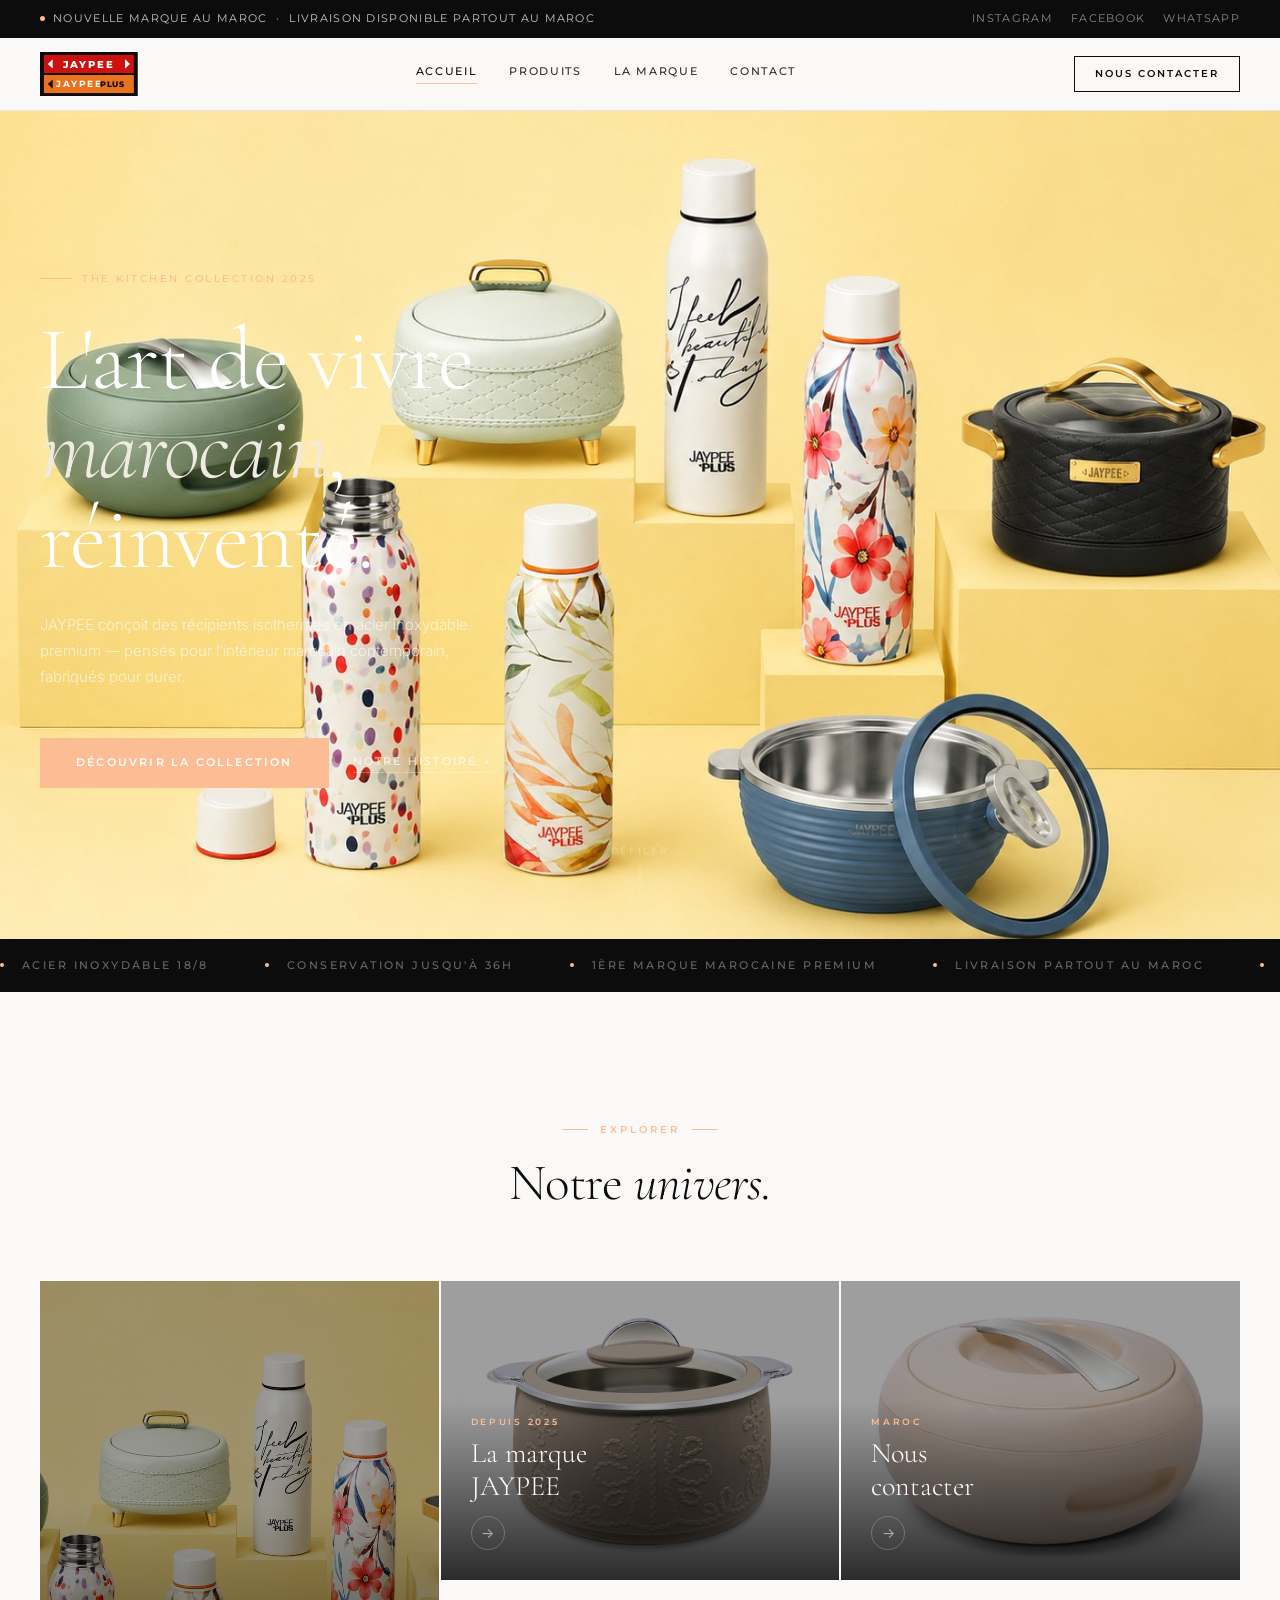
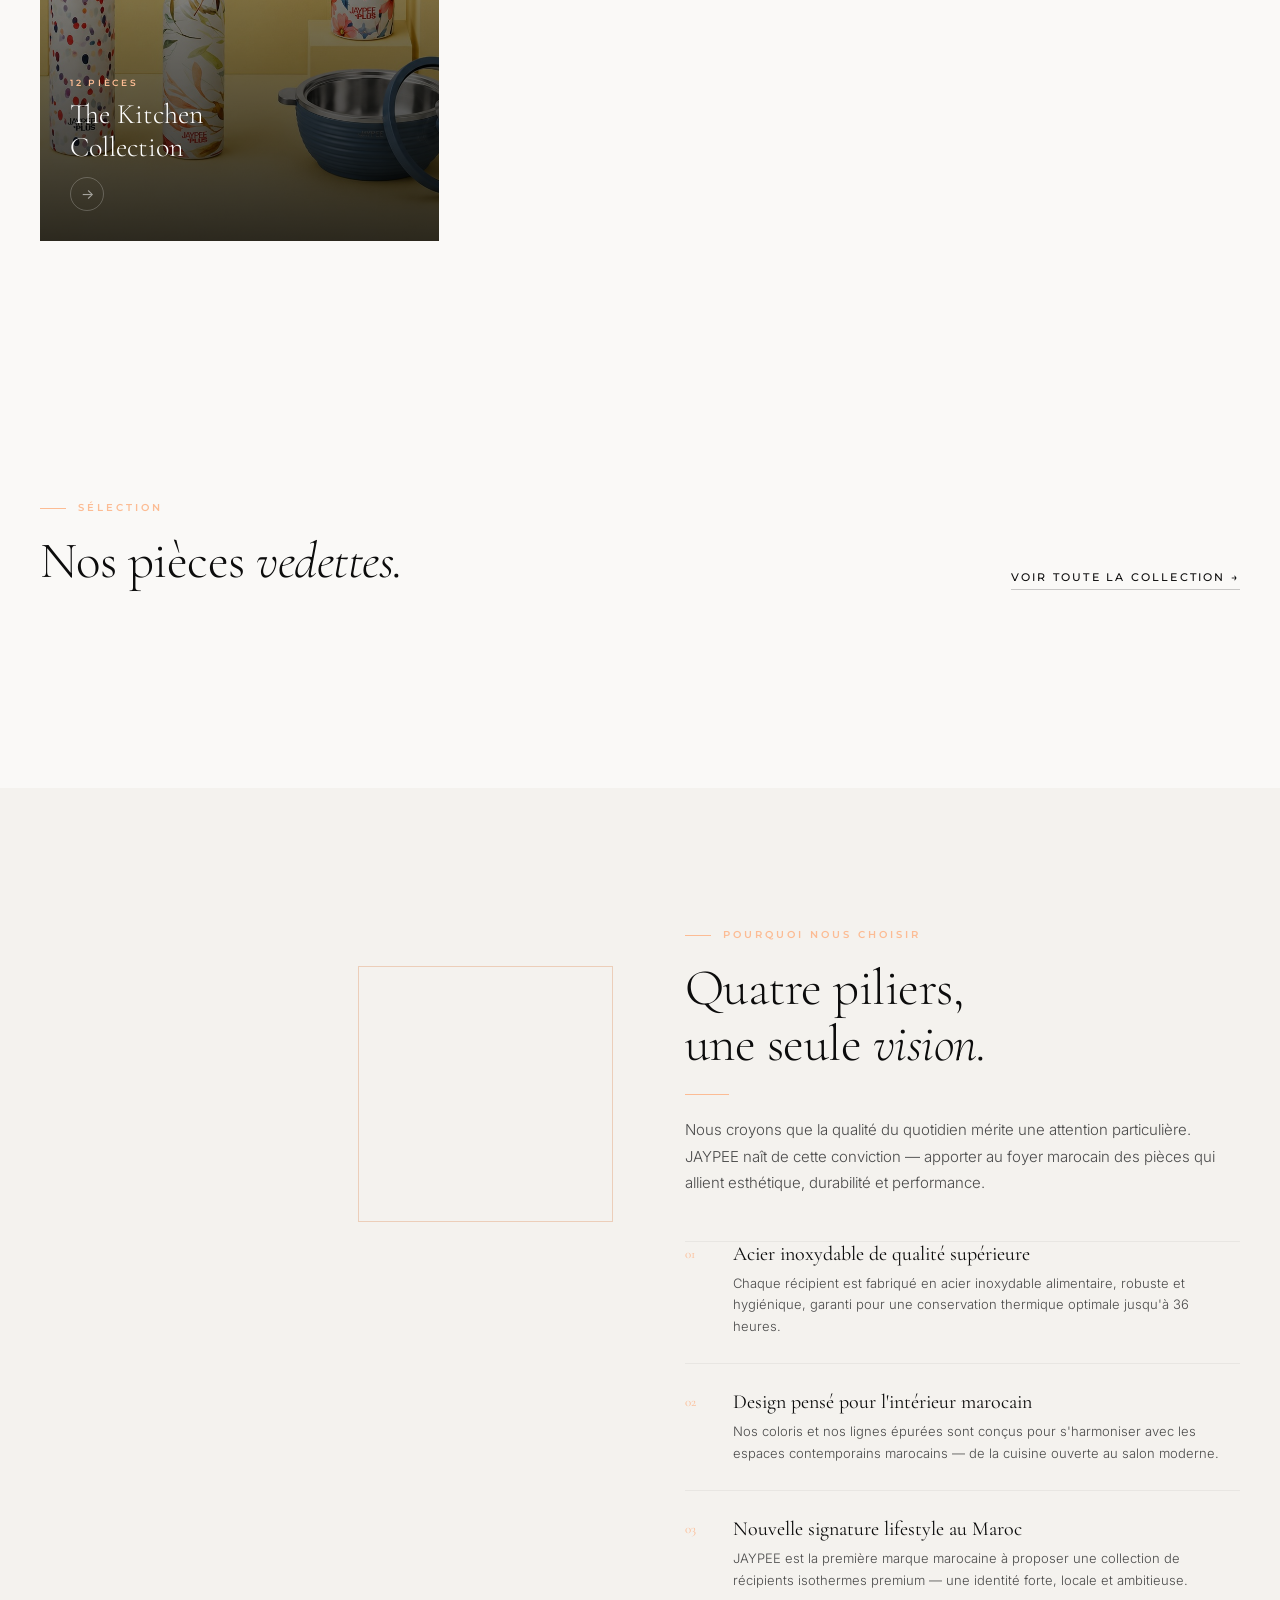
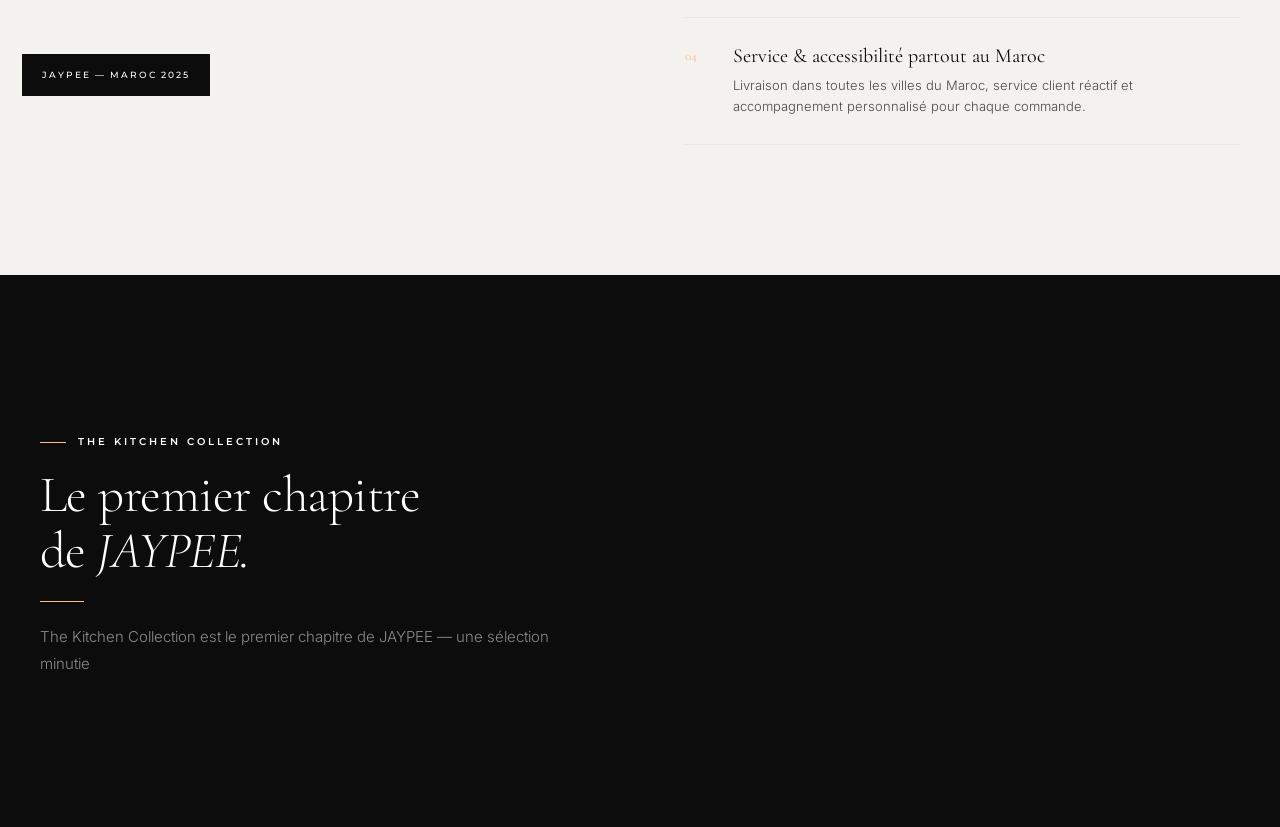
<file: index.html>
<!DOCTYPE html>
<html lang="fr">
<head>
  <meta charset="UTF-8"/>
  <meta name="viewport" content="width=device-width,initial-scale=1.0"/>
  <title>JAYPEE — L'art de vivre marocain, réinventé</title>
  <meta name="description" content="JAYPEE — La nouvelle marque marocaine premium de récipients isothermes en acier inoxydable. The Kitchen Collection, 12 pièces d'exception."/>
  <link rel="preconnect" href="https://fonts.googleapis.com"/>
  <link rel="preconnect" href="https://fonts.gstatic.com" crossorigin/>
  <link href="https://fonts.googleapis.com/css2?family=Cormorant+Garamond:ital,wght@0,300;0,400;0,500;0,600;1,300;1,400;1,500&family=Inter:wght@300;400;500;600&family=Montserrat:wght@300;400;500;600;700;800&display=swap" rel="stylesheet"/>
  <link rel="stylesheet" href="styles.css"/>
</head>
<body>

<div class="topbar">
  <div class="c">
    <div class="tb-msg"><span class="tb-dot"></span>Nouvelle marque au Maroc &nbsp;·&nbsp; Livraison disponible partout au Maroc</div>
    <div class="tb-soc"><a href="#">Instagram</a><a href="#">Facebook</a><a href="#">WhatsApp</a></div>
  </div>
</div>

<header class="hdr" id="hdr">
  <div class="c">
    <a href="index.html" class="logo-svg-wrap" aria-label="JAYPEE Accueil">
      <svg viewBox="0 0 200 90" xmlns="http://www.w3.org/2000/svg" height="48">
        <rect width="200" height="90" fill="#0c0c0c"/>
        <rect x="8" y="6" width="184" height="37" fill="#cc1111"/>
        <polygon points="16,24.5 26,15 26,34" fill="white"/>
        <polygon points="184,24.5 174,15 174,34" fill="white"/>
        <text x="100" y="32" font-family="Montserrat,Arial,sans-serif" font-size="20" font-weight="800" fill="white" text-anchor="middle" letter-spacing="4">JAYPEE</text>
        <rect x="8" y="47" width="184" height="37" fill="#e8721e"/>
        <polygon points="16,65.5 26,56 26,75" fill="#0c0c0c"/>
        <text x="80" y="72" font-family="Montserrat,Arial,sans-serif" font-size="18" font-weight="700" fill="white" text-anchor="middle" letter-spacing="3">JAYPEE</text>
        <text x="148" y="72" font-family="Montserrat,Arial,sans-serif" font-size="16" font-weight="800" fill="#0c0c0c" text-anchor="middle" letter-spacing="1">PLUS</text>
      </svg>
    </a>
    <nav class="nav">
      <a href="index.html" class="active">Accueil</a>
      <a href="produits.html">Produits</a>
      <a href="marque.html">La marque</a>
      <a href="contact.html">Contact</a>
    </nav>
    <div class="hdr-cta">
      <a href="contact.html" class="btn-border">Nous contacter</a>
      <button class="hamburger" onclick="openMenu()" aria-label="Menu"><span></span><span></span><span></span></button>
    </div>
  </div>
</header>

<div class="mob-menu" id="mobMenu">
  <button class="mob-close" onclick="closeMenu()">✕</button>
  <a href="index.html" class="active" onclick="closeMenu()">Accueil</a>
  <a href="produits.html" onclick="closeMenu()">Produits</a>
  <a href="marque.html" onclick="closeMenu()">La marque</a>
  <a href="contact.html" onclick="closeMenu()">Contact</a>
</div>

<!-- ════════════════ HERO ════════════════ -->
<section class="hero">
  <div class="hero-bg" style="background-image:url('images/accueil.jpg')"></div>
  <div class="c">
    <div class="hero-badge">The Kitchen Collection 2025</div>
    <h1>L'art de vivre<br/><em>marocain</em>, réinventé.</h1>
    <p class="hero-sub">JAYPEE conçoit des récipients isothermes en acier inoxydable premium — pensés pour l'intérieur marocain contemporain, fabriqués pour durer.</p>
    <div class="hero-acts">
      <a href="produits.html" class="btn-primary">Découvrir la collection</a>
      <a href="marque.html" class="btn-ghost">Notre histoire →</a>
    </div>
  </div>
  <div class="hero-scroll">
    <span>Défiler</span>
    <div class="hero-scroll-line"></div>
  </div>
</section>

<!-- ════════════════ MARQUEE ════════════════ -->
<div class="marquee-strip">
  <div class="marquee-inner">
    <div class="marquee-item"><span class="d"></span>Acier inoxydable 18/8</div>
    <div class="marquee-item"><span class="d"></span>Conservation jusqu'à 36h</div>
    <div class="marquee-item"><span class="d"></span>1ère marque marocaine premium</div>
    <div class="marquee-item"><span class="d"></span>Livraison partout au Maroc</div>
    <div class="marquee-item"><span class="d"></span>Acier inoxydable 18/8</div>
    <div class="marquee-item"><span class="d"></span>Conservation jusqu'à 36h</div>
    <div class="marquee-item"><span class="d"></span>1ère marque marocaine premium</div>
    <div class="marquee-item"><span class="d"></span>Livraison partout au Maroc</div>
  </div>
</div>

<!-- ════════════════ UNIVERS ════════════════ -->
<section class="univers">
  <div class="c">
    <div class="univers-hdr">
      <div class="s-label">Explorer</div>
      <h2 class="s-title">Notre <em>univers.</em></h2>
    </div>
    <div class="univers-grid">
      <a href="produits.html" class="ucard reveal">
        <div class="ucard-bg" style="background-image:url('images/accueil.jpg')"></div>
        <div class="ucard-ov"></div>
        <div class="ucard-cnt">
          <div class="ucard-tag">12 pièces</div>
          <div class="ucard-title">The Kitchen<br/>Collection</div>
          <div class="ucard-arrow">→</div>
        </div>
      </a>
      <a href="marque.html" class="ucard reveal d1">
        <div class="ucard-bg" style="background-image:url('images/JAYPEE WEB IMAGESArtboard 1.jpg')"></div>
        <div class="ucard-ov"></div>
        <div class="ucard-cnt">
          <div class="ucard-tag">Depuis 2025</div>
          <div class="ucard-title">La marque<br/>JAYPEE</div>
          <div class="ucard-arrow">→</div>
        </div>
      </a>
      <a href="contact.html" class="ucard reveal d2">
        <div class="ucard-bg" style="background-image:url('images/JAYPEE WEB IMAGESArtboard 2.jpg')"></div>
        <div class="ucard-ov"></div>
        <div class="ucard-cnt">
          <div class="ucard-tag">Maroc</div>
          <div class="ucard-title">Nous<br/>contacter</div>
          <div class="ucard-arrow">→</div>
        </div>
      </a>
    </div>
  </div>
</section>

<!-- ════════════════ PRODUITS VEDETTES (dynamique) ════════════════ -->
<section class="products" id="produits">
  <div class="c">
    <div class="prod-hdr">
      <div class="reveal">
        <div class="s-label">Sélection</div>
        <h2 class="s-title">Nos pièces <em>vedettes.</em></h2>
      </div>
      <a href="produits.html" class="btn-ghost" style="color:var(--black);border-color:rgba(0,0,0,.2)">Voir toute la collection →</a>
    </div>
    <div class="prod-grid" id="featGrid"></div>
  </div>
</section>

<!-- ════════════════ POURQUOI NOUS ════════════════ -->
<section class="why">
  <div class="c">
    <div class="why-vis reveal">
      <div class="why-frame"></div>
      <div class="why-img"></div>
      <div class="why-lbl">JAYPEE — Maroc 2025</div>
    </div>
    <div>
      <div class="reveal">
        <div class="s-label">Pourquoi nous choisir</div>
        <h2 class="s-title">Quatre piliers,<br/>une seule <em>vision.</em></h2>
        <div class="divider"></div>
        <p class="s-desc">Nous croyons que la qualité du quotidien mérite une attention particulière. JAYPEE naît de cette conviction — apporter au foyer marocain des pièces qui allient esthétique, durabilité et performance.</p>
      </div>
      <div class="why-list">
        <div class="why-item reveal d1">
          <div class="why-num">01</div>
          <div>
            <div class="why-title">Acier inoxydable de qualité supérieure</div>
            <div class="why-txt">Chaque récipient est fabriqué en acier inoxydable alimentaire, robuste et hygiénique, garanti pour une conservation thermique optimale jusqu'à 36 heures.</div>
          </div>
        </div>
        <div class="why-item reveal d2">
          <div class="why-num">02</div>
          <div>
            <div class="why-title">Design pensé pour l'intérieur marocain</div>
            <div class="why-txt">Nos coloris et nos lignes épurées sont conçus pour s'harmoniser avec les espaces contemporains marocains — de la cuisine ouverte au salon moderne.</div>
          </div>
        </div>
        <div class="why-item reveal d3">
          <div class="why-num">03</div>
          <div>
            <div class="why-title">Nouvelle signature lifestyle au Maroc</div>
            <div class="why-txt">JAYPEE est la première marque marocaine à proposer une collection de récipients isothermes premium — une identité forte, locale et ambitieuse.</div>
          </div>
        </div>
        <div class="why-item reveal d4">
          <div class="why-num">04</div>
          <div>
            <div class="why-title">Service &amp; accessibilité partout au Maroc</div>
            <div class="why-txt">Livraison dans toutes les villes du Maroc, service client réactif et accompagnement personnalisé pour chaque commande.</div>
          </div>
        </div>
      </div>
    </div>
  </div>
</section>

<!-- ════════════════ KITCHEN EDITORIAL ════════════════ -->
<section class="kitchen">
  <div class="c">
    <div class="kitchen-text reveal">
      <div class="s-label">The Kitchen Collection</div>
      <h2 class="s-title" style="color:#fff">Le premier chapitre<br/>de <em>JAYPEE.</em></h2>
      <div class="divider"></div>
      <p class="s-desc" style="color:rgba(255,255,255,.52);margin-top:4px">
        The Kitchen Collection est le premier chapitre de JAYPEE — une sélection minutie
</file>
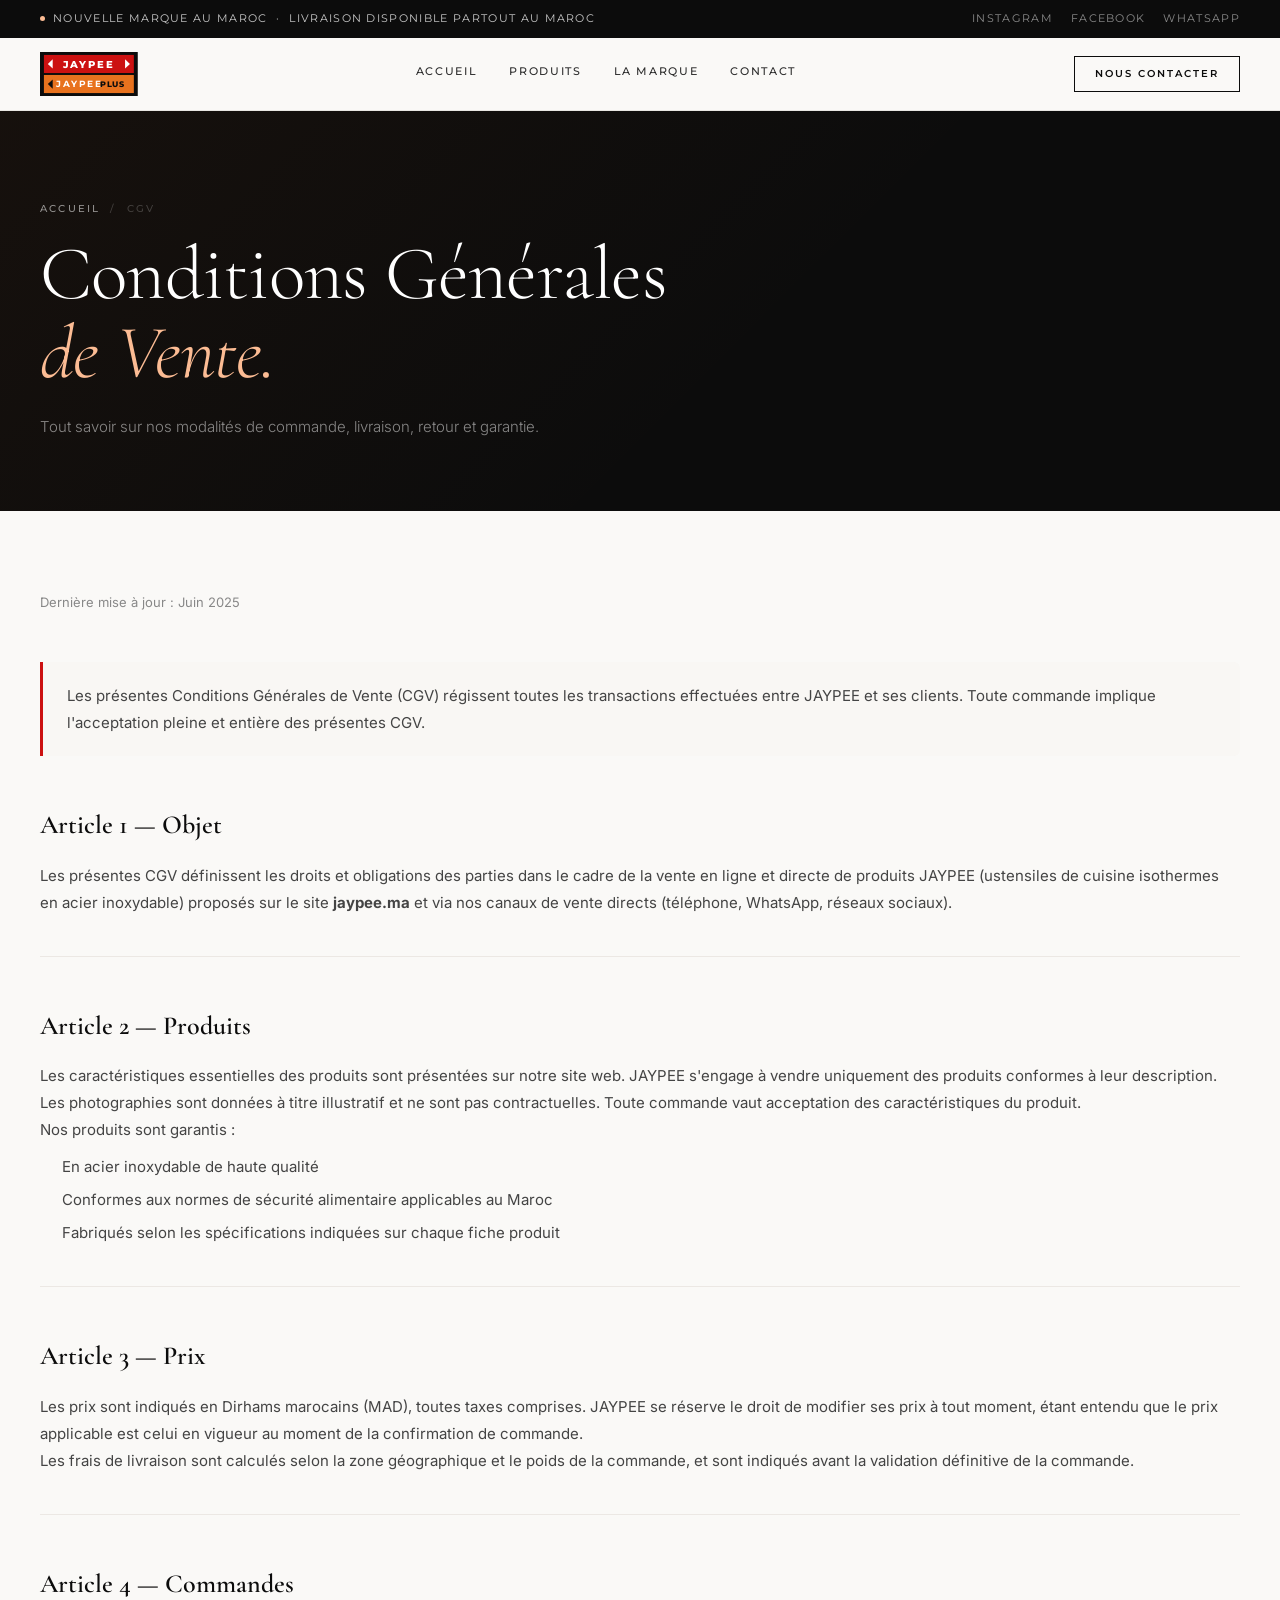
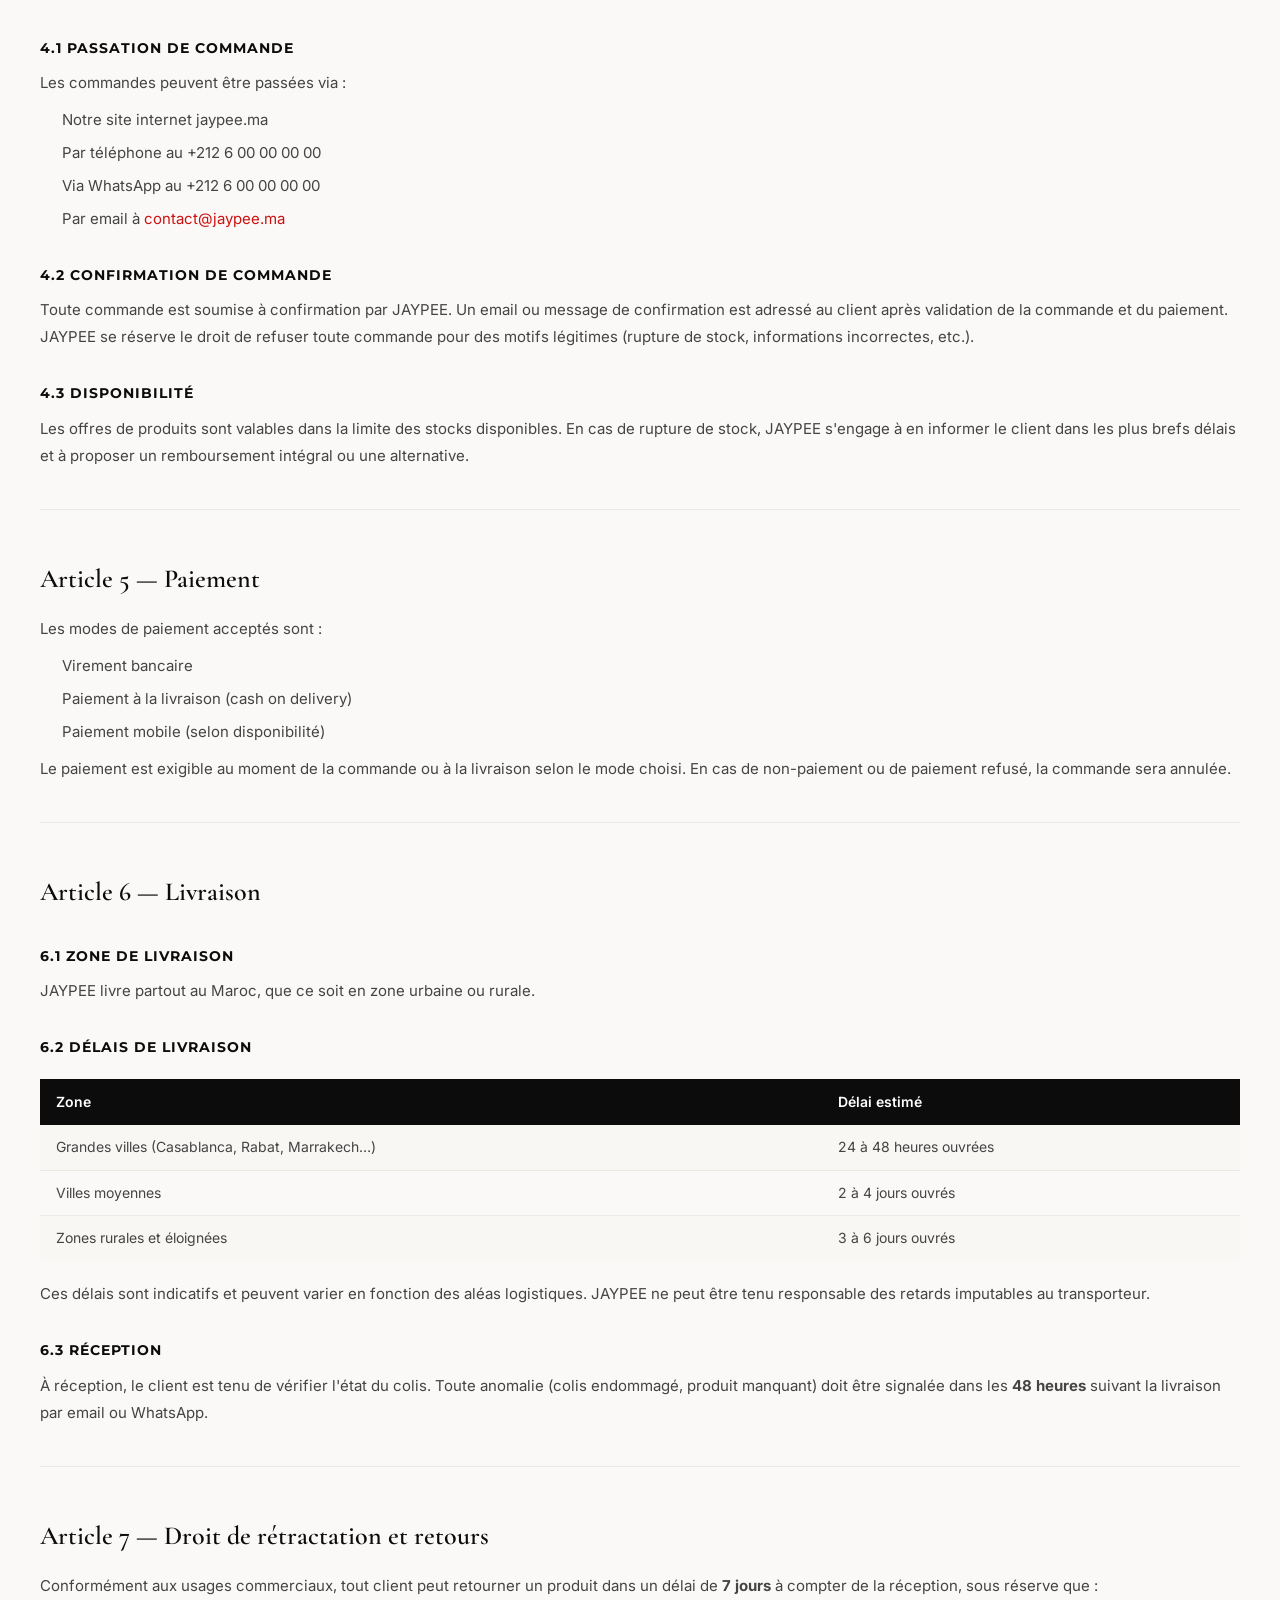
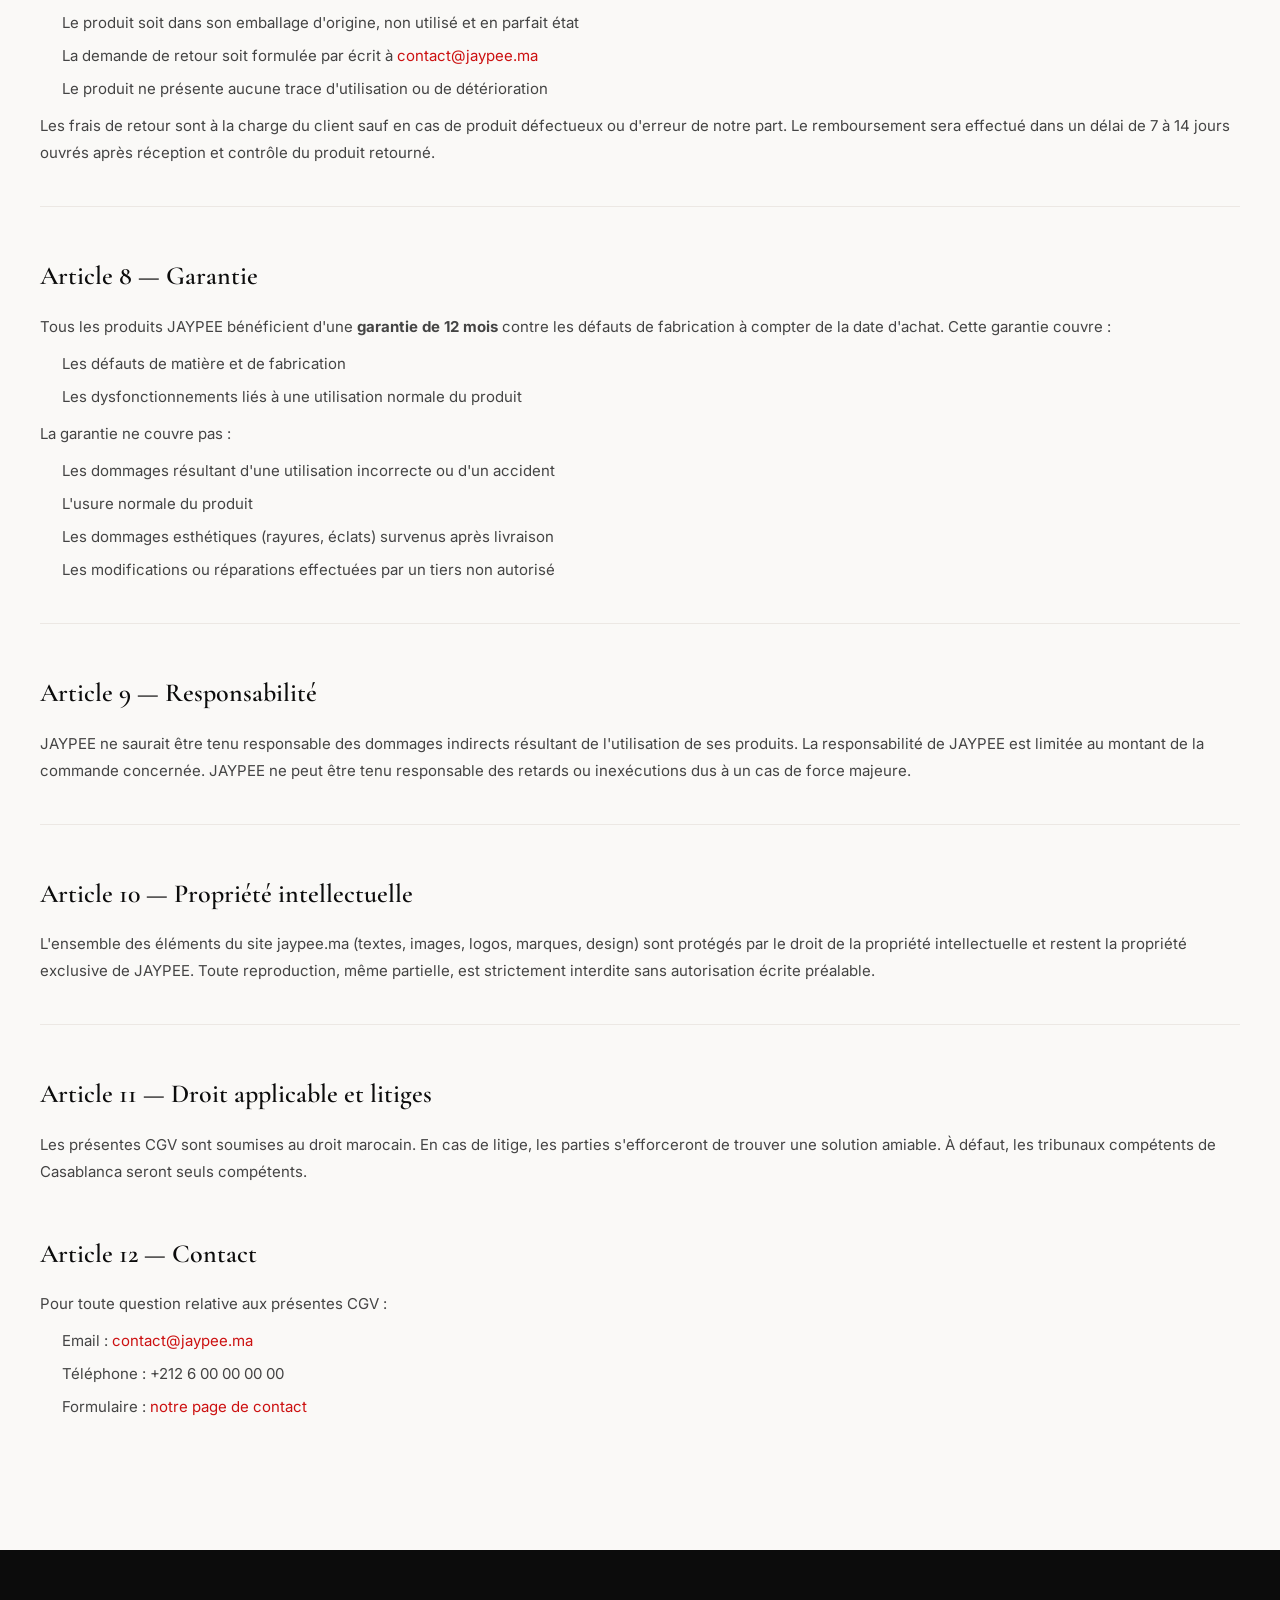
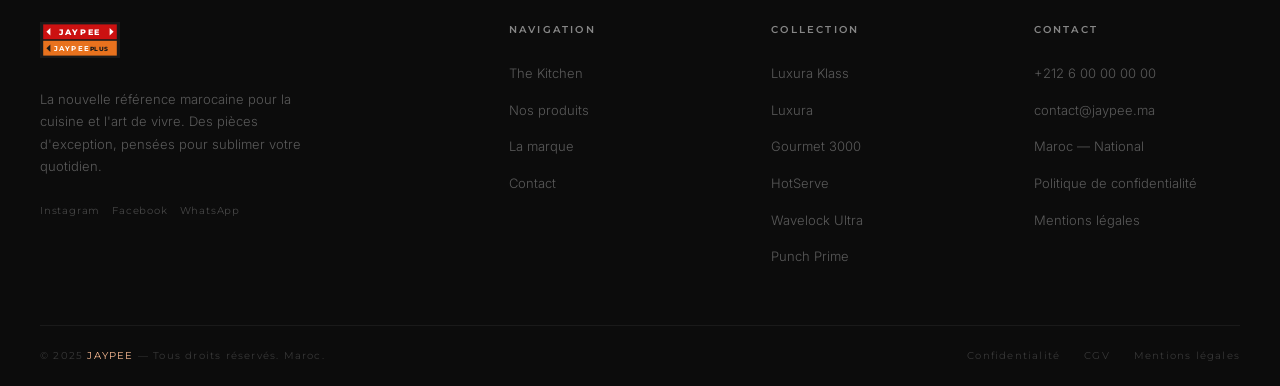
<file: cgv.html>
<!DOCTYPE html>
<html lang="fr">
<head>
  <meta charset="UTF-8"/>
  <meta name="viewport" content="width=device-width,initial-scale=1.0"/>
  <title>Conditions Générales de Vente — JAYPEE</title>
  <meta name="description" content="Conditions Générales de Vente de JAYPEE — Tout savoir sur nos modalités de commande, livraison, retour et garantie."/>
  <link rel="preconnect" href="https://fonts.googleapis.com"/>
  <link rel="preconnect" href="https://fonts.gstatic.com" crossorigin/>
  <link href="https://fonts.googleapis.com/css2?family=Cormorant+Garamond:ital,wght@0,300;0,400;0,500;0,600;1,300;1,400;1,500&family=Inter:wght@300;400;500;600&family=Montserrat:wght@300;400;500;600;700;800&display=swap" rel="stylesheet"/>
  <link rel="stylesheet" href="styles.css"/>
  <style>
    .legal-page { padding: 80px 0 120px; }
    .legal-page .legal-date { font-size: 13px; color: #888; margin-bottom: 48px; }
    .legal-page h2 { font-family: 'Cormorant Garamond', serif; font-size: 26px; font-weight: 600; color: #0c0c0c; margin: 48px 0 16px; }
    .legal-page h3 { font-family: 'Montserrat', sans-serif; font-size: 14px; font-weight: 700; text-transform: uppercase; letter-spacing: 1px; color: #0c0c0c; margin: 32px 0 10px; }
    .legal-page p, .legal-page li { font-family: 'Inter', sans-serif; font-size: 15px; line-height: 1.8; color: #444; }
    .legal-page ul { padding-left: 22px; margin: 10px 0; }
    .legal-page ul li { margin-bottom: 6px; }
    .legal-page a { color: #cc1111; text-decoration: none; }
    .legal-page a:hover { text-decoration: underline; }
    .legal-divider { height: 1px; background: #ece8e4; margin: 40px 0; }
    .legal-highlight { background: #f9f7f4; border-left: 3px solid #cc1111; padding: 20px 24px; border-radius: 0 6px 6px 0; margin: 24px 0; }
    .legal-highlight p { margin: 0; }
    .legal-table { width: 100%; border-collapse: collapse; margin: 20px 0; font-family: 'Inter', sans-serif; font-size: 14px; }
    .legal-table th { background: #0c0c0c; color: #fff; padding: 12px 16px; text-align: left; font-weight: 600; }
    .legal-table td { padding: 11px 16px; border-bottom: 1px solid #ece8e4; color: #444; }
    .legal-table tr:last-child td { border-bottom: none; }
    .legal-table tr:nth-child(even) td { background: #f9f7f4; }
  </style>
</head>
<body>

<div class="topbar">
  <div class="c">
    <div class="tb-msg"><span class="tb-dot"></span>Nouvelle marque au Maroc &nbsp;·&nbsp; Livraison disponible partout au Maroc</div>
    <div class="tb-soc"><a href="#">Instagram</a><a href="#">Facebook</a><a href="#">WhatsApp</a></div>
  </div>
</div>

<header class="hdr" id="hdr">
  <div class="c">
    <a href="index.html" class="logo-svg-wrap" aria-label="JAYPEE Accueil">
      <svg viewBox="0 0 200 90" xmlns="http://www.w3.org/2000/svg" height="48">
        <rect width="200" height="90" fill="#0c0c0c"/>
        <rect x="8" y="6" width="184" height="37" fill="#cc1111"/>
        <polygon points="16,24.5 26,15 26,34" fill="white"/>
        <polygon points="184,24.5 174,15 174,34" fill="white"/>
        <text x="100" y="32" font-family="Montserrat,Arial,sans-serif" font-size="20" font-weight="800" fill="white" text-anchor="middle" letter-spacing="4">JAYPEE</text>
        <rect x="8" y="47" width="184" height="37" fill="#e8721e"/>
        <polygon points="16,65.5 26,56 26,75" fill="#0c0c0c"/>
        <text x="80" y="72" font-family="Montserrat,Arial,sans-serif" font-size="18" font-weight="700" fill="white" text-anchor="middle" letter-spacing="3">JAYPEE</text>
        <text x="148" y="72" font-family="Montserrat,Arial,sans-serif" font-size="16" font-weight="800" fill="#0c0c0c" text-anchor="middle" letter-spacing="1">PLUS</text>
      </svg>
    </a>
    <nav class="nav">
      <a href="index.html">Accueil</a>
      <a href="produits.html">Produits</a>
      <a href="marque.html">La marque</a>
      <a href="contact.html">Contact</a>
    </nav>
    <div class="hdr-cta">
      <a href="contact.html" class="btn-border">Nous contacter</a>
      <button class="hamburger" onclick="openMenu()" aria-label="Menu"><span></span><span></span><span></span></button>
    </div>
  </div>
</header>

<div class="mob-menu" id="mobMenu">
  <button class="mob-close" onclick="closeMenu()">✕</button>
  <a href="index.html" onclick="closeMenu()">Accueil</a>
  <a href="produits.html" onclick="closeMenu()">Produits</a>
  <a href="marque.html" onclick="closeMenu()">La marque</a>
  <a href="contact.html" onclick="closeMenu()">Contact</a>
</div>

<section class="page-hero">
  <div class="c">
    <div class="page-hero-crumbs">
      <a href="index.html">Accueil</a><span>/</span><span>CGV</span>
    </div>
    <h1>Conditions Générales<br/><em>de Vente.</em></h1>
    <p class="page-hero-sub">Tout savoir sur nos modalités de commande, livraison, retour et garantie.</p>
  </div>
</section>

<div class="c">
  <div class="legal-page">
    <p class="legal-date">Dernière mise à jour : Juin 2025</p>

    <div class="legal-highlight">
      <p>Les présentes Conditions Générales de Vente (CGV) régissent toutes les transactions effectuées entre JAYPEE et ses clients. Toute commande implique l'acceptation pleine et entière des présentes CGV.</p>
    </div>

    <h2>Article 1 — Objet</h2>
    <p>Les présentes CGV définissent les droits et obligations des parties dans le cadre de la vente en ligne et directe de produits JAYPEE (ustensiles de cuisine isothermes en acier inoxydable) proposés sur le site <strong>jaypee.ma</strong> et via nos canaux de vente directs (téléphone, WhatsApp, réseaux sociaux).</p>

    <div class="legal-divider"></div>

    <h2>Article 2 — Produits</h2>
    <p>Les caractéristiques essentielles des produits sont présentées sur notre site web. JAYPEE s'engage à vendre uniquement des produits conformes à leur description. Les photographies sont données à titre illustratif et ne sont pas contractuelles. Toute commande vaut acceptation des caractéristiques du produit.</p>
    <p>Nos produits sont garantis :</p>
    <ul>
      <li>En acier inoxydable de haute qualité</li>
      <li>Conformes aux normes de sécurité alimentaire applicables au Maroc</li>
      <li>Fabriqués selon les spécifications indiquées sur chaque fiche produit</li>
    </ul>

    <div class="legal-divider"></div>

    <h2>Article 3 — Prix</h2>
    <p>Les prix sont indiqués en Dirhams marocains (MAD), toutes taxes comprises. JAYPEE se réserve le droit de modifier ses prix à tout moment, étant entendu que le prix applicable est celui en vigueur au moment de la confirmation de commande.</p>
    <p>Les frais de livraison sont calculés selon la zone géographique et le poids de la commande, et sont indiqués avant la validation définitive de la commande.</p>

    <div class="legal-divider"></div>

    <h2>Article 4 — Commandes</h2>

    <h3>4.1 Passation de commande</h3>
    <p>Les commandes peuvent être passées via :</p>
    <ul>
      <li>Notre site internet jaypee.ma</li>
      <li>Par téléphone au +212 6 00 00 00 00</li>
      <li>Via WhatsApp au +212 6 00 00 00 00</li>
      <li>Par email à <a href="mailto:contact@jaypee.ma">contact@jaypee.ma</a></li>
    </ul>

    <h3>4.2 Confirmation de commande</h3>
    <p>Toute commande est soumise à confirmation par JAYPEE. Un email ou message de confirmation est adressé au client après validation de la commande et du paiement. JAYPEE se réserve le droit de refuser toute commande pour des motifs légitimes (rupture de stock, informations incorrectes, etc.).</p>

    <h3>4.3 Disponibilité</h3>
    <p>Les offres de produits sont valables dans la limite des stocks disponibles. En cas de rupture de stock, JAYPEE s'engage à en informer le client dans les plus brefs délais et à proposer un remboursement intégral ou une alternative.</p>

    <div class="legal-divider"></div>

    <h2>Article 5 — Paiement</h2>
    <p>Les modes de paiement acceptés sont :</p>
    <ul>
      <li>Virement bancaire</li>
      <li>Paiement à la livraison (cash on delivery)</li>
      <li>Paiement mobile (selon disponibilité)</li>
    </ul>
    <p>Le paiement est exigible au moment de la commande ou à la livraison selon le mode choisi. En cas de non-paiement ou de paiement refusé, la commande sera annulée.</p>

    <div class="legal-divider"></div>

    <h2>Article 6 — Livraison</h2>

    <h3>6.1 Zone de livraison</h3>
    <p>JAYPEE livre partout au Maroc, que ce soit en zone urbaine ou rurale.</p>

    <h3>6.2 Délais de livraison</h3>
    <table class="legal-table">
      <tr>
        <th>Zone</th>
        <th>Délai estimé</th>
      </tr>
      <tr>
        <td>Grandes villes (Casablanca, Rabat, Marrakech…)</td>
        <td>24 à 48 heures ouvrées</td>
      </tr>
      <tr>
        <td>Villes moyennes</td>
        <td>2 à 4 jours ouvrés</td>
      </tr>
      <tr>
        <td>Zones rurales et éloignées</td>
        <td>3 à 6 jours ouvrés</td>
      </tr>
    </table>
    <p>Ces délais sont indicatifs et peuvent varier en fonction des aléas logistiques. JAYPEE ne peut être tenu responsable des retards imputables au transporteur.</p>

    <h3>6.3 Réception</h3>
    <p>À réception, le client est tenu de vérifier l'état du colis. Toute anomalie (colis endommagé, produit manquant) doit être signalée dans les <strong>48 heures</strong> suivant la livraison par email ou WhatsApp.</p>

    <div class="legal-divider"></div>

    <h2>Article 7 — Droit de rétractation et retours</h2>
    <p>Conformément aux usages commerciaux, tout client peut retourner un produit dans un délai de <strong>7 jours</strong> à compter de la réception, sous réserve que :</p>
    <ul>
      <li>Le produit soit dans son emballage d'origine, non utilisé et en parfait état</li>
      <li>La demande de retour soit formulée par écrit à <a href="mailto:contact@jaypee.ma">contact@jaypee.ma</a></li>
      <li>Le produit ne présente aucune trace d'utilisation ou de détérioration</li>
    </ul>
    <p>Les frais de retour sont à la charge du client sauf en cas de produit défectueux ou d'erreur de notre part. Le remboursement sera effectué dans un délai de 7 à 14 jours ouvrés après réception et contrôle du produit retourné.</p>

    <div class="legal-divider"></div>

    <h2>Article 8 — Garantie</h2>
    <p>Tous les produits JAYPEE bénéficient d'une <strong>garantie de 12 mois</strong> contre les défauts de fabrication à compter de la date d'achat. Cette garantie couvre :</p>
    <ul>
      <li>Les défauts de matière et de fabrication</li>
      <li>Les dysfonctionnements liés à une utilisation normale du produit</li>
    </ul>
    <p>La garantie ne couvre pas :</p>
    <ul>
      <li>Les dommages résultant d'une utilisation incorrecte ou d'un accident</li>
      <li>L'usure normale du produit</li>
      <li>Les dommages esthétiques (rayures, éclats) survenus après livraison</li>
      <li>Les modifications ou réparations effectuées par un tiers non autorisé</li>
    </ul>

    <div class="legal-divider"></div>

    <h2>Article 9 — Responsabilité</h2>
    <p>JAYPEE ne saurait être tenu responsable des dommages indirects résultant de l'utilisation de ses produits. La responsabilité de JAYPEE est limitée au montant de la commande concernée. JAYPEE ne peut être tenu responsable des retards ou inexécutions dus à un cas de force majeure.</p>

    <div class="legal-divider"></div>

    <h2>Article 10 — Propriété intellectuelle</h2>
    <p>L'ensemble des éléments du site jaypee.ma (textes, images, logos, marques, design) sont protégés par le droit de la propriété intellectuelle et restent la propriété exclusive de JAYPEE. Toute reproduction, même partielle, est strictement interdite sans autorisation écrite préalable.</p>

    <div class="legal-divider"></div>

    <h2>Article 11 — Droit applicable et litiges</h2>
    <p>Les présentes CGV sont soumises au droit marocain. En cas de litige, les parties s'efforceront de trouver une solution amiable. À défaut, les tribunaux compétents de Casablanca seront seuls compétents.</p>

    <h2>Article 12 — Contact</h2>
    <p>Pour toute question relative aux présentes CGV :</p>
    <ul>
      <li>Email : <a href="mailto:contact@jaypee.ma">contact@jaypee.ma</a></li>
      <li>Téléphone : +212 6 00 00 00 00</li>
      <li>Formulaire : <a href="contact.html">notre page de contact</a></li>
    </ul>
  </div>
</div>

<!-- FOOTER -->
<footer class="footer">
  <div class="c">
    <div class="foot-top">
      <div>
        <a href="index.html" class="logo-svg-wrap logo-svg-footer" aria-label="JAYPEE">
          <svg viewBox="0 0 200 90" xmlns="http://www.w3.org/2000/svg" height="40">
            <rect width="200" height="90" fill="#1a1a1a"/>
            <rect x="8" y="6" width="184" height="37" fill="#cc1111"/>
            <polygon points="16,24.5 26,15 26,34" fill="white"/>
            <polygon points="184,24.5 174,15 174,34" fill="white"/>
            <text x="100" y="32" font-family="Montserrat,Arial,sans-serif" font-size="20" font-weight="800" fill="white" text-anchor="middle" letter-spacing="4">JAYPEE</text>
            <rect x="8" y="47" width="184" height="37" fill="#e8721e"/>
            <polygon points="16,65.5 26,56 26,75" fill="#1a1a1a"/>
            <text x="80" y="72" font-family="Montserrat,Arial,sans-serif" font-size="18" font-weight="700" fill="white" text-anchor="middle" letter-spacing="3">JAYPEE</text>
            <text x="148" y="72" font-family="Montserrat,Arial,sans-serif" font-size="16" font-weight="800" fill="#1a1a1a" text-anchor="middle" letter-spacing="1">PLUS</text>
          </svg>
        </a>
        <p class="foot-desc">La nouvelle référence marocaine pour la cuisine et l'art de vivre. Des pièces d'exception, pensées pour sublimer votre quotidien.</p>
        <div class="foot-soc">
          <a href="#" class="foot-soc-a">Instagram</a>
          <a href="#" class="foot-soc-a">Facebook</a>
          <a href="#" class="foot-soc-a">WhatsApp</a>
        </div>
      </div>
      <div class="foot-col">
        <div class="foot-col-ttl">Navigation</div>
        <ul>
          <li><a href="collection.html">The Kitchen</a></li>
          <li><a href="produits.html">Nos produits</a></li>
          <li><a href="marque.html">La marque</a></li>
          <li><a href="contact.html">Contact</a></li>
        </ul>
      </div>
      <div class="foot-col">
        <div class="foot-col-ttl">Collection</div>
        <ul>
          <li><a href="produits.html?id=0">Luxura Klass</a></li>
          <li><a href="produits.html?id=1">Luxura</a></li>
          <li><a href="produits.html?id=2">Gourmet 3000</a></li>
          <li><a href="produits.html?id=4">HotServe</a></li>
          <li><a href="produits.html?id=6">Wavelock Ultra</a></li>
          <li><a href="produits.html?id=11">Punch Prime</a></li>
        </ul>
      </div>
      <div class="foot-col">
        <div class="foot-col-ttl">Contact</div>
        <ul>
          <li><a href="tel:+212600000000">+212 6 00 00 00 00</a></li>
          <li><a href="mailto:contact@jaypee.ma">contact@jaypee.ma</a></li>
          <li><a href="contact.html">Maroc — National</a></li>
          <li><a href="confidentialite.html">Politique de confidentialité</a></li>
          <li><a href="mentions-legales.html">Mentions légales</a></li>
        </ul>
      </div>
    </div>
    <div class="foot-btm">
      <div class="foot-copy">© 2025 <span>JAYPEE</span> — Tous droits réservés. Maroc.</div>
      <div class="foot-nav">
        <a href="confidentialite.html">Confidentialité</a>
        <a href="cgv.html">CGV</a>
        <a href="mentions-legales.html">Mentions légales</a>
      </div>
    </div>
  </div>
</footer>

<script src="config/products.js"></script>
<script src="app.js"></script>
</body>
</html>
</file>
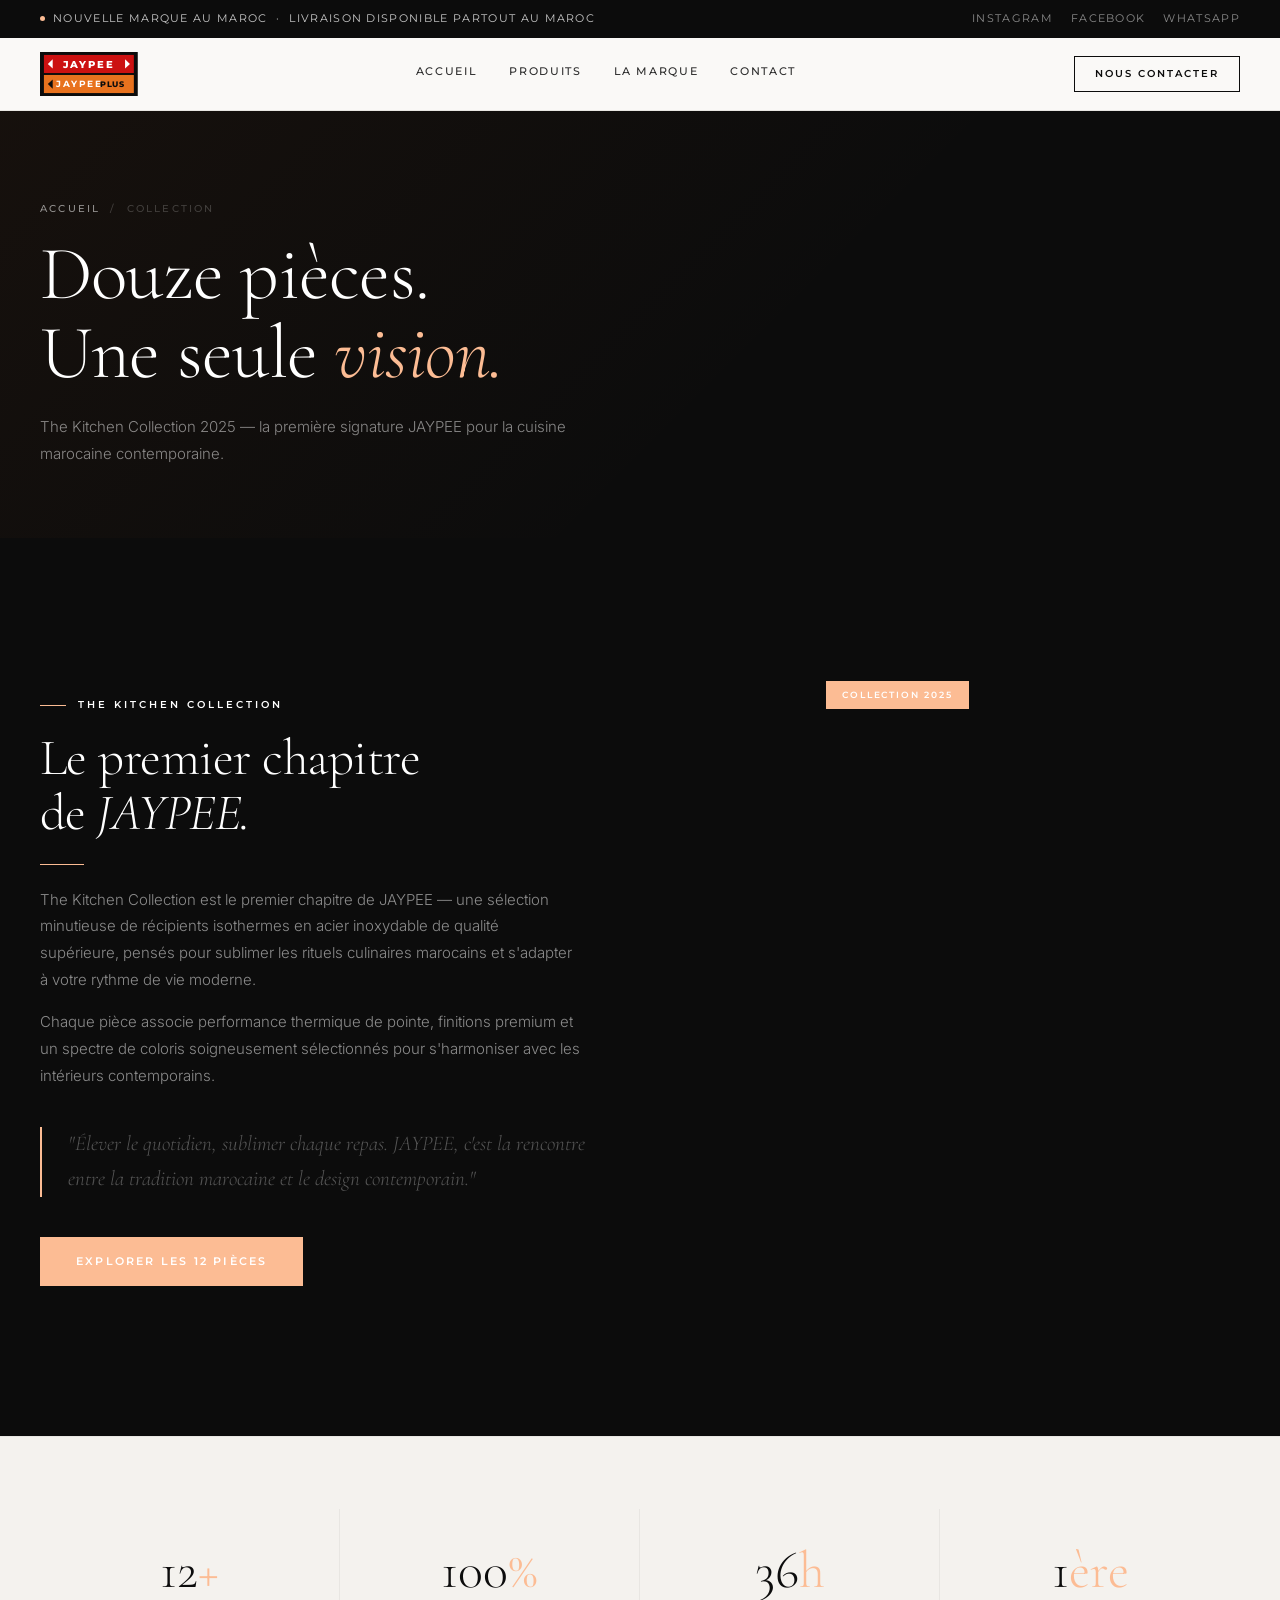
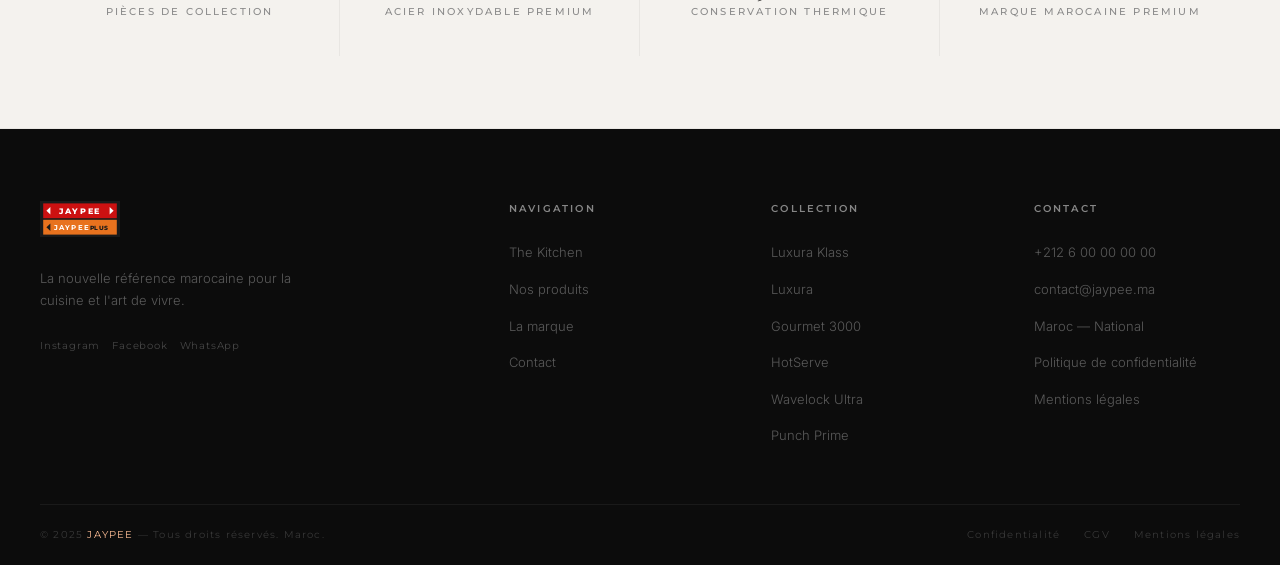
<file: collection.html>
<!DOCTYPE html>
<html lang="fr">
<head>
  <meta charset="UTF-8"/>
  <meta name="viewport" content="width=device-width,initial-scale=1.0"/>
  <title>The Kitchen Collection — JAYPEE</title>
  <meta name="description" content="The Kitchen Collection — 12 pièces d'exception en acier inoxydable. La signature JAYPEE pour les cuisines marocaines contemporaines."/>
  <link rel="preconnect" href="https://fonts.googleapis.com"/>
  <link rel="preconnect" href="https://fonts.gstatic.com" crossorigin/>
  <link href="https://fonts.googleapis.com/css2?family=Cormorant+Garamond:ital,wght@0,300;0,400;0,500;0,600;1,300;1,400;1,500&family=Inter:wght@300;400;500;600&family=Montserrat:wght@300;400;500;600;700;800&display=swap" rel="stylesheet"/>
  <link rel="stylesheet" href="styles.css"/>
</head>
<body>

<div class="topbar">
  <div class="c">
    <div class="tb-msg"><span class="tb-dot"></span>Nouvelle marque au Maroc &nbsp;·&nbsp; Livraison disponible partout au Maroc</div>
    <div class="tb-soc"><a href="#">Instagram</a><a href="#">Facebook</a><a href="#">WhatsApp</a></div>
  </div>
</div>

<header class="hdr" id="hdr">
  <div class="c">
    <a href="index.html" class="logo-svg-wrap" aria-label="JAYPEE Accueil">
      <svg viewBox="0 0 200 90" xmlns="http://www.w3.org/2000/svg" height="48">
        <rect width="200" height="90" fill="#0c0c0c"/>
        <rect x="8" y="6" width="184" height="37" fill="#cc1111"/>
        <polygon points="16,24.5 26,15 26,34" fill="white"/>
        <polygon points="184,24.5 174,15 174,34" fill="white"/>
        <text x="100" y="32" font-family="Montserrat,Arial,sans-serif" font-size="20" font-weight="800" fill="white" text-anchor="middle" letter-spacing="4">JAYPEE</text>
        <rect x="8" y="47" width="184" height="37" fill="#e8721e"/>
        <polygon points="16,65.5 26,56 26,75" fill="#0c0c0c"/>
        <text x="80" y="72" font-family="Montserrat,Arial,sans-serif" font-size="18" font-weight="700" fill="white" text-anchor="middle" letter-spacing="3">JAYPEE</text>
        <text x="148" y="72" font-family="Montserrat,Arial,sans-serif" font-size="16" font-weight="800" fill="#0c0c0c" text-anchor="middle" letter-spacing="1">PLUS</text>
      </svg>
    </a>
    <nav class="nav">
      <a href="index.html">Accueil</a>
      <a href="produits.html">Produits</a>
      <a href="marque.html">La marque</a>
      <a href="contact.html">Contact</a>
    </nav>
    <div class="hdr-cta">
      <a href="contact.html" class="btn-border">Nous contacter</a>
      <button class="hamburger" onclick="openMenu()" aria-label="Menu"><span></span><span></span><span></span></button>
    </div>
  </div>
</header>

<div class="mob-menu" id="mobMenu">
  <button class="mob-close" onclick="closeMenu()">✕</button>
  <a href="index.html" onclick="closeMenu()">Accueil</a>
  <a href="produits.html" onclick="closeMenu()">Produits</a>
  <a href="marque.html" onclick="closeMenu()">La marque</a>
  <a href="contact.html" onclick="closeMenu()">Contact</a>
</div>

<!-- ════════════════ PAGE HERO ════════════════ -->
<section class="page-hero">
  <div class="c">
    <div class="page-hero-crumbs">
      <a href="index.html">Accueil</a><span>/</span><span>Collection</span>
    </div>
    <h1>Douze pièces.<br/>Une seule <em>vision.</em></h1>
    <p class="page-hero-sub">The Kitchen Collection 2025 — la première signature JAYPEE pour la cuisine marocaine contemporaine.</p>
  </div>
</section>

<!-- ════════════════ KITCHEN EDITORIAL ════════════════ -->
<section class="kitchen">
  <div class="c">
    <div class="kitchen-text reveal">
      <div class="s-label">The Kitchen Collection</div>
      <h2 class="s-title" style="color:#fff">Le premier chapitre<br/>de <em>JAYPEE.</em></h2>
      <div class="divider"></div>
      <p class="s-desc" style="color:rgba(255,255,255,.52);margin-top:4px">
        The Kitchen Collection est le premier chapitre de JAYPEE — une sélection minutieuse de récipients isothermes en acier inoxydable de qualité supérieure, pensés pour sublimer les rituels culinaires marocains et s'adapter à votre rythme de vie moderne.
      </p>
      <p class="s-desc" style="color:rgba(255,255,255,.52);margin-top:16px">
        Chaque pièce associe performance thermique de pointe, finitions premium et un spectre de coloris soigneusement sélectionnés pour s'harmoniser avec les intérieurs contemporains.
      </p>
      <blockquote class="kitchen-quote">
        "Élever le quotidien, sublimer chaque repas. JAYPEE, c'est la rencontre entre la tradition marocaine et le design contemporain."
      </blockquote>
      <div style="margin-top:40px">
        <a href="produits.html" class="btn-primary">Explorer les 12 pièces</a>
      </div>
    </div>
    <div class="kitchen-vis reveal d2">
      <div class="k-badge">Collection 2025</div>
      <div class="kimg-main"></div>
      <div class="kimg-acc"></div>
    </div>
  </div>
</section>

<!-- ════════════════ STATS ════════════════ -->
<div class="stats">
  <div class="c">
    <div class="stats-grid">
      <div class="stat reveal"><div class="stat-n">12<span>+</span></div><div class="stat-l">Pièces de collection</div></div>
      <div class="stat reveal d1"><div class="stat-n">100<span>%</span></div><div class="stat-l">Acier inoxydable premium</div></div>
      <div class="stat reveal d2"><div class="stat-n">36<span>h</span></div><div class="stat-l">Conservation thermique</div></div>
      <div class="stat reveal d3"><div class="stat-n">1<span>ère</span></div><div class="stat-l">Marque marocaine premium</div></div>
    </div>
  </div>
</div>

<footer class="footer">
  <div class="c">
    <div class="foot-top">
      <div>
        <a href="index.html" class="logo-svg-wrap logo-svg-footer" aria-label="JAYPEE">
          <svg viewBox="0 0 200 90" xmlns="http://www.w3.org/2000/svg" height="40">
            <rect width="200" height="90" fill="#1a1a1a"/>
            <rect x="8" y="6" width="184" height="37" fill="#cc1111"/>
            <polygon points="16,24.5 26,15 26,34" fill="white"/>
            <polygon points="184,24.5 174,15 174,34" fill="white"/>
            <text x="100" y="32" font-family="Montserrat,Arial,sans-serif" font-size="20" font-weight="800" fill="white" text-anchor="middle" letter-spacing="4">JAYPEE</text>
            <rect x="8" y="47" width="184" height="37" fill="#e8721e"/>
            <polygon points="16,65.5 26,56 26,75" fill="#1a1a1a"/>
            <text x="80" y="72" font-family="Montserrat,Arial,sans-serif" font-size="18" font-weight="700" fill="white" text-anchor="middle" letter-spacing="3">JAYPEE</text>
            <text x="148" y="72" font-family="Montserrat,Arial,sans-serif" font-size="16" font-weight="800" fill="#1a1a1a" text-anchor="middle" letter-spacing="1">PLUS</text>
          </svg>
        </a>
        <p class="foot-desc">La nouvelle référence marocaine pour la cuisine et l'art de vivre.</p>
        <div class="foot-soc"><a href="#" class="foot-soc-a">Instagram</a><a href="#" class="foot-soc-a">Facebook</a><a href="#" class="foot-soc-a">WhatsApp</a></div>
      </div>
      <div class="foot-col">
        <div class="foot-col-ttl">Navigation</div>
        <ul>
          <li><a href="collection.html">The Kitchen</a></li>
          <li><a href="produits.html">Nos produits</a></li>
          <li><a href="marque.html">La marque</a></li>
          <li><a href="contact.html">Contact</a></li>
        </ul>
      </div>
      <div class="foot-col">
        <div class="foot-col-ttl">Collection</div>
        <ul>
          <li><a href="produits.html?id=0">Luxura Klass</a></li>
          <li><a href="produits.html?id=1">Luxura</a></li>
          <li><a href="produits.html?id=2">Gourmet 3000</a></li>
          <li><a href="produits.html?id=4">HotServe</a></li>
          <li><a href="produits.html?id=6">Wavelock Ultra</a></li>
          <li><a href="produits.html?id=11">Punch Prime</a></li>
        </ul>
      </div>
      <div class="foot-col">
        <div class="foot-col-ttl">Contact</div>
        <ul>
          <li><a href="tel:+212600000000">+212 6 00 00 00 00</a></li>
          <li><a href="mailto:contact@jaypee.ma">contact@jaypee.ma</a></li>
          <li><a href="contact.html">Maroc — National</a></li>
          <li><a href="confidentialite.html">Politique de confidentialité</a></li>
          <li><a href="mentions-legales.html">Mentions légales</a></li>
        </ul>
      </div>
    </div>
    <div class="foot-btm">
      <div class="foot-copy">© 2025 <span>JAYPEE</span> — Tous droits réservés. Maroc.</div>
      <div class="foot-nav"><a href="confidentialite.html">Confidentialité</a><a href="cgv.html">CGV</a><a href="mentions-legales.html">Mentions légales</a></div>
    </div>
  </div>
</footer>

<script src="config/products.js"></script>
<script src="app.js"></script>
</body>
</html>
</file>
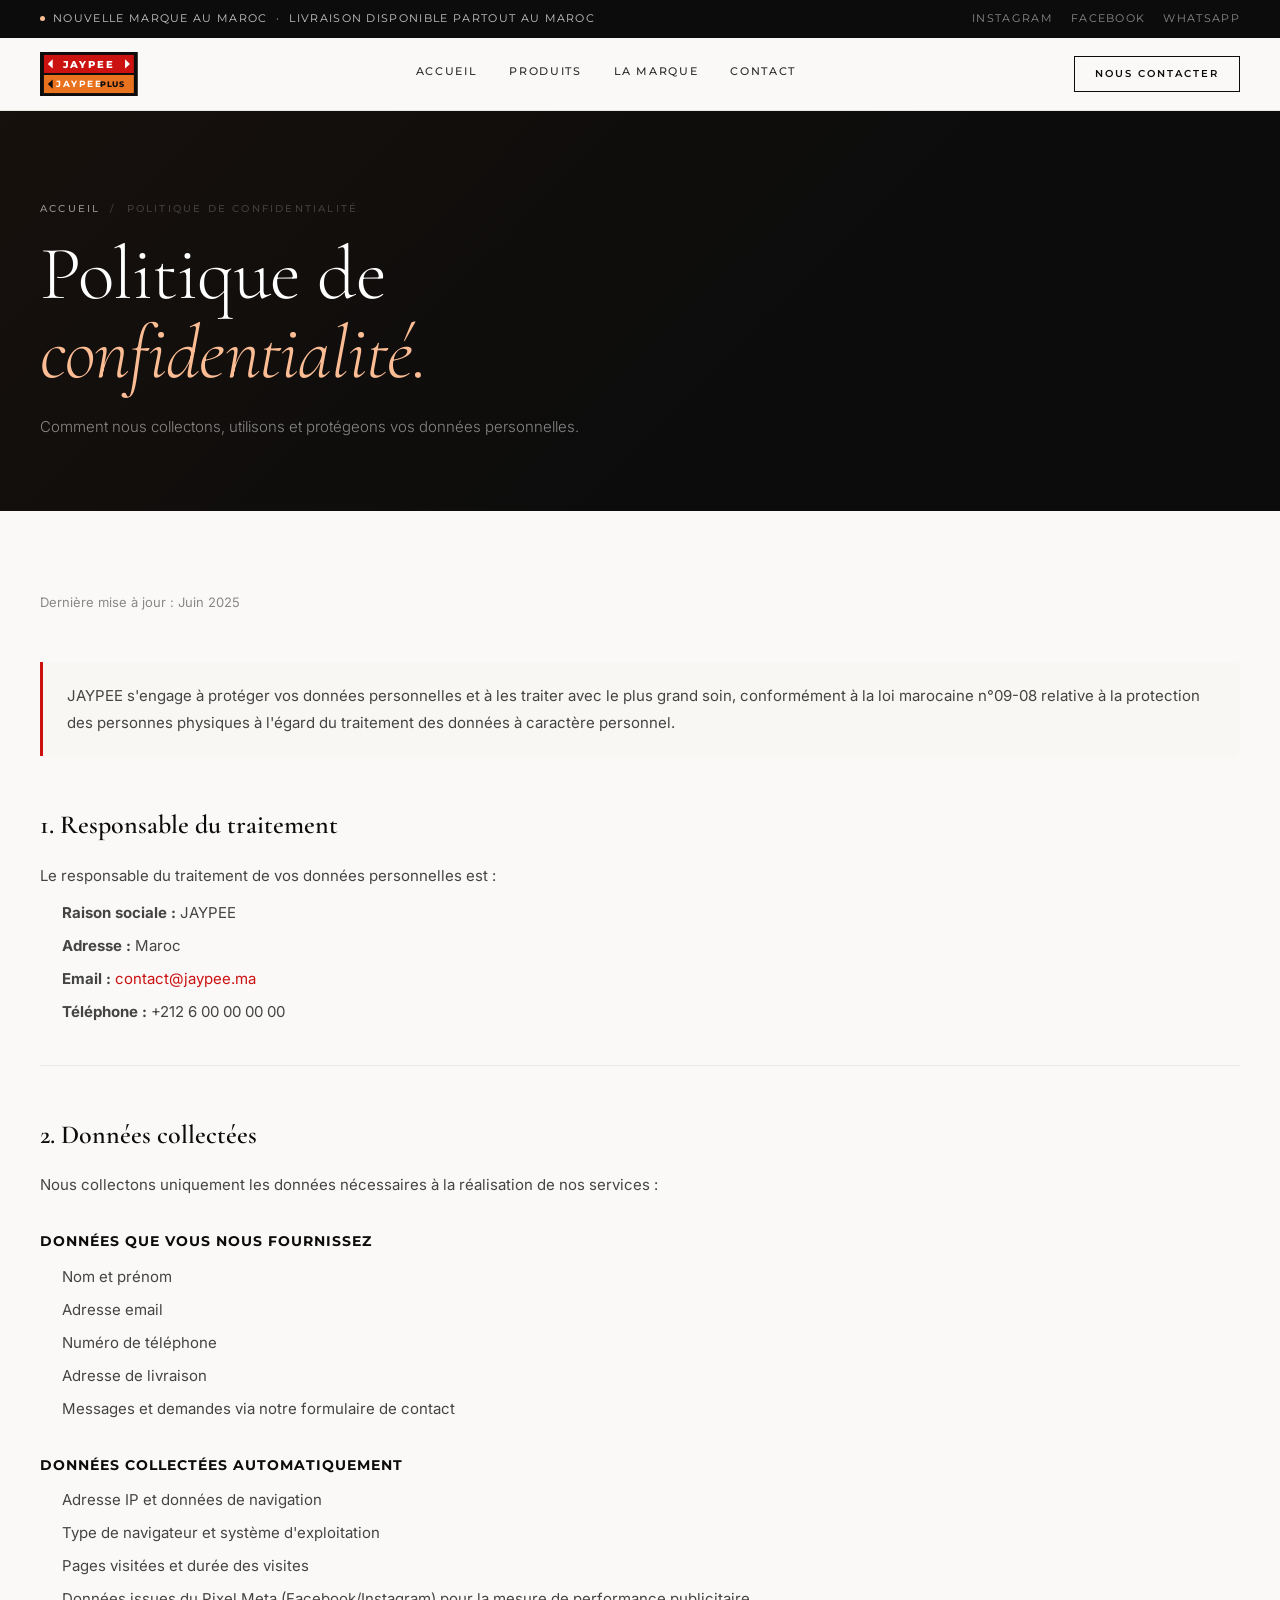
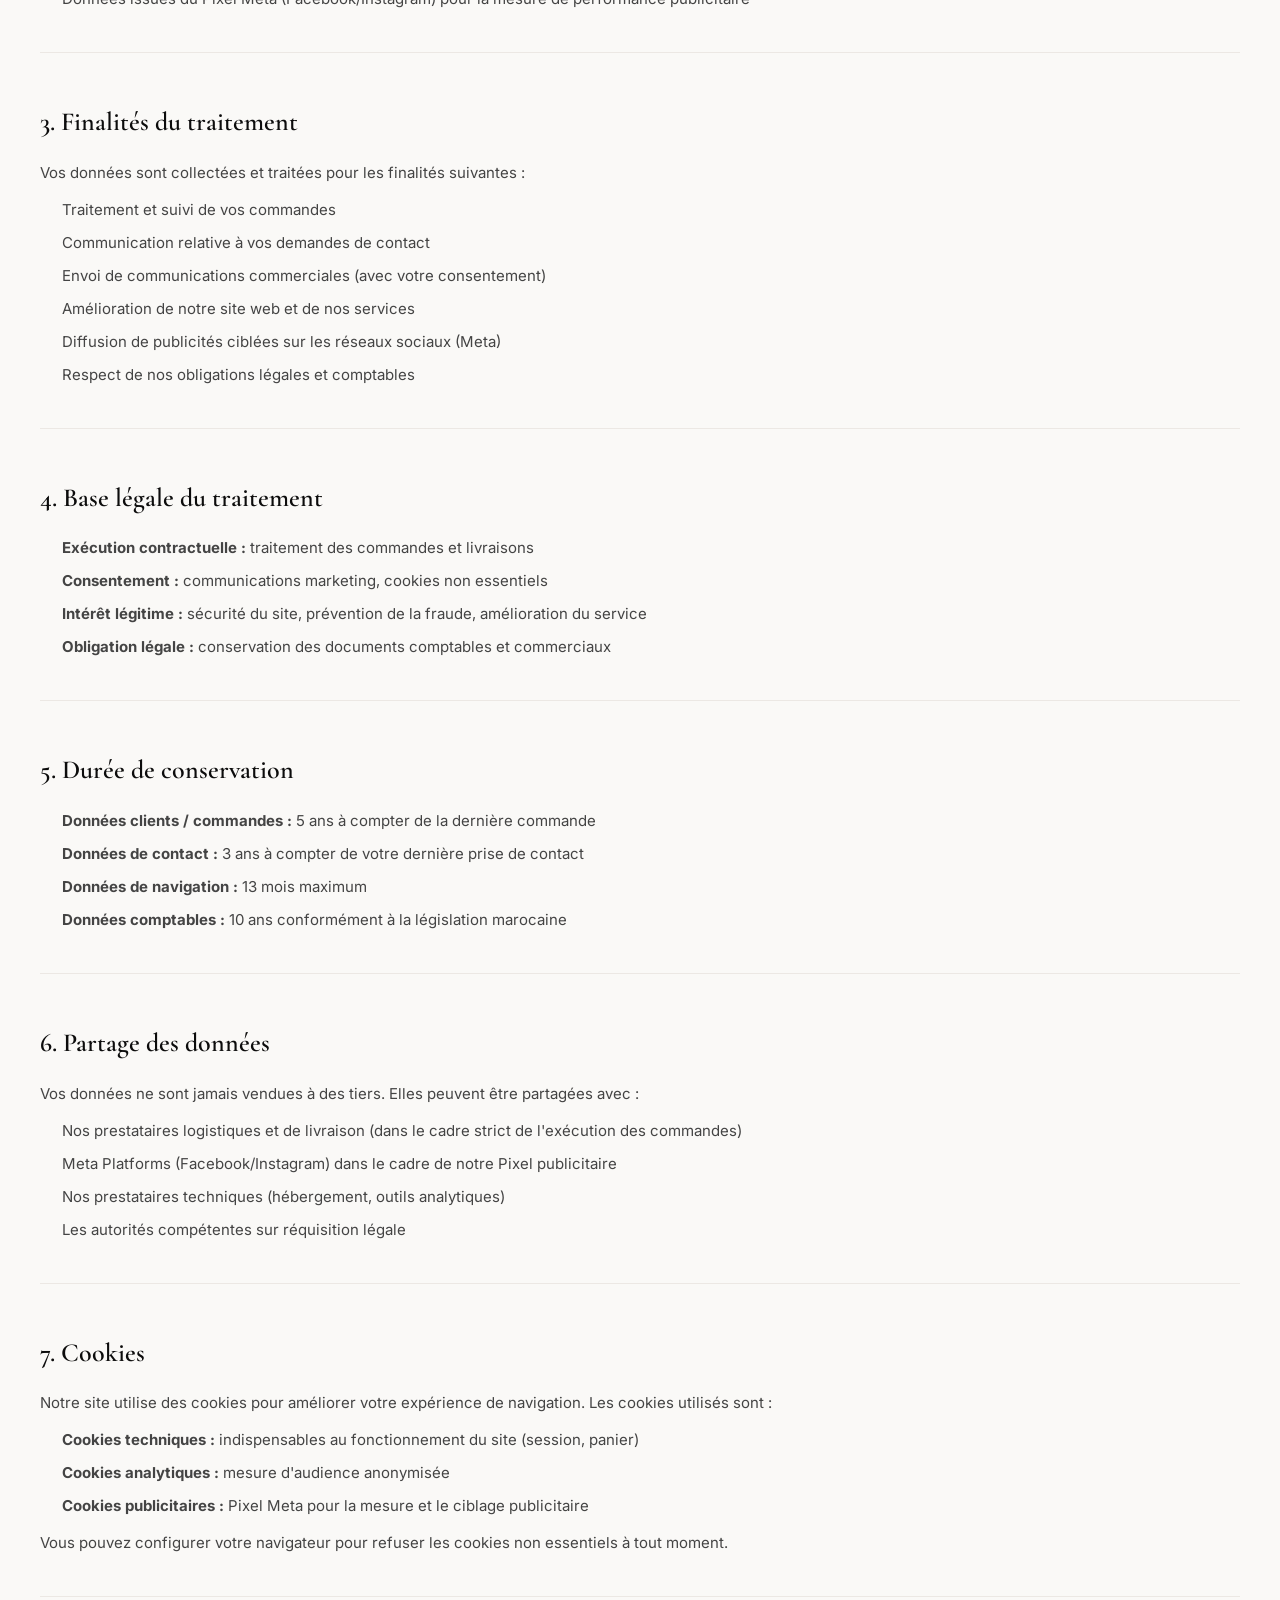
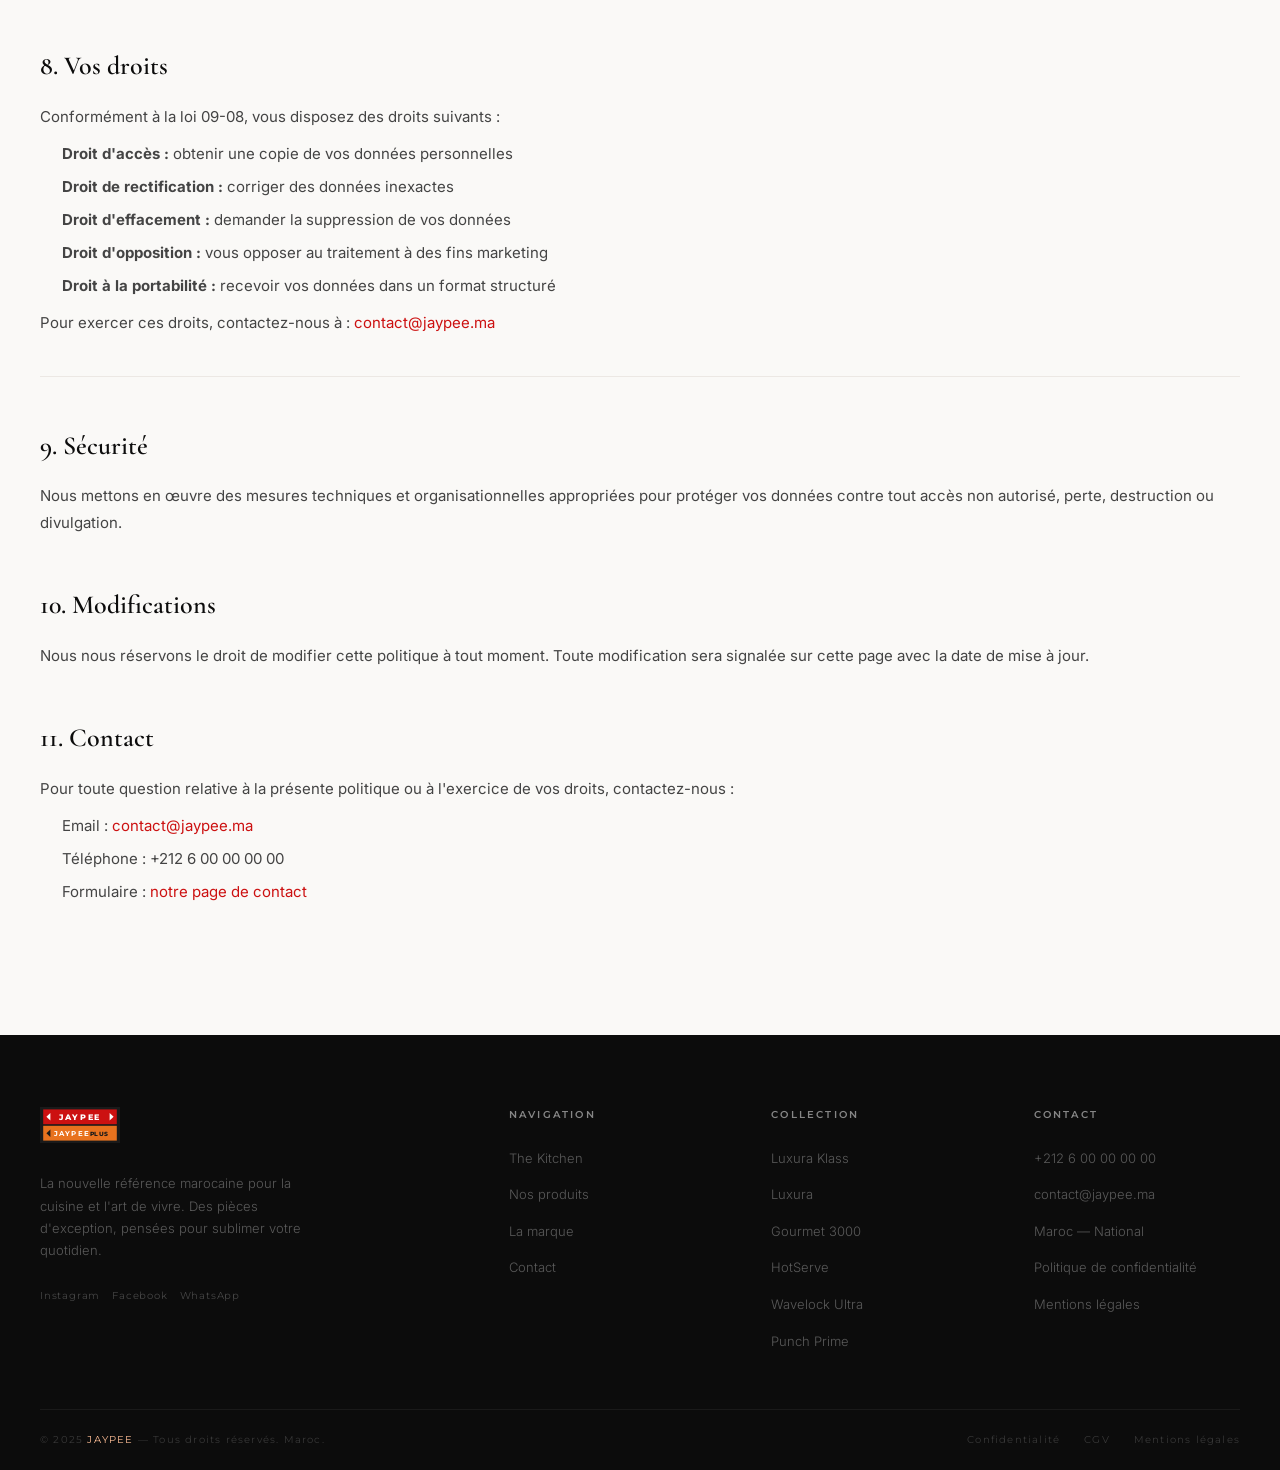
<file: confidentialite.html>
<!DOCTYPE html>
<html lang="fr">
<head>
  <meta charset="UTF-8"/>
  <meta name="viewport" content="width=device-width,initial-scale=1.0"/>
  <title>Politique de confidentialité — JAYPEE</title>
  <meta name="description" content="Politique de confidentialité de JAYPEE — Comment nous collectons, utilisons et protégeons vos données personnelles."/>
  <link rel="preconnect" href="https://fonts.googleapis.com"/>
  <link rel="preconnect" href="https://fonts.gstatic.com" crossorigin/>
  <link href="https://fonts.googleapis.com/css2?family=Cormorant+Garamond:ital,wght@0,300;0,400;0,500;0,600;1,300;1,400;1,500&family=Inter:wght@300;400;500;600&family=Montserrat:wght@300;400;500;600;700;800&display=swap" rel="stylesheet"/>
  <link rel="stylesheet" href="styles.css"/>
  <style>
    .legal-page { padding: 80px 0 120px; }
    .legal-page .legal-date { font-size: 13px; color: #888; margin-bottom: 48px; }
    .legal-page h2 { font-family: 'Cormorant Garamond', serif; font-size: 26px; font-weight: 600; color: #0c0c0c; margin: 48px 0 16px; }
    .legal-page h3 { font-family: 'Montserrat', sans-serif; font-size: 14px; font-weight: 700; text-transform: uppercase; letter-spacing: 1px; color: #0c0c0c; margin: 32px 0 10px; }
    .legal-page p, .legal-page li { font-family: 'Inter', sans-serif; font-size: 15px; line-height: 1.8; color: #444; }
    .legal-page ul { padding-left: 22px; margin: 10px 0; }
    .legal-page ul li { margin-bottom: 6px; }
    .legal-page a { color: #cc1111; text-decoration: none; }
    .legal-page a:hover { text-decoration: underline; }
    .legal-divider { height: 1px; background: #ece8e4; margin: 40px 0; }
    .legal-highlight { background: #f9f7f4; border-left: 3px solid #cc1111; padding: 20px 24px; border-radius: 0 6px 6px 0; margin: 24px 0; }
    .legal-highlight p { margin: 0; }
  </style>
</head>
<body>

<div class="topbar">
  <div class="c">
    <div class="tb-msg"><span class="tb-dot"></span>Nouvelle marque au Maroc &nbsp;·&nbsp; Livraison disponible partout au Maroc</div>
    <div class="tb-soc"><a href="#">Instagram</a><a href="#">Facebook</a><a href="#">WhatsApp</a></div>
  </div>
</div>

<header class="hdr" id="hdr">
  <div class="c">
    <a href="index.html" class="logo-svg-wrap" aria-label="JAYPEE Accueil">
      <svg viewBox="0 0 200 90" xmlns="http://www.w3.org/2000/svg" height="48">
        <rect width="200" height="90" fill="#0c0c0c"/>
        <rect x="8" y="6" width="184" height="37" fill="#cc1111"/>
        <polygon points="16,24.5 26,15 26,34" fill="white"/>
        <polygon points="184,24.5 174,15 174,34" fill="white"/>
        <text x="100" y="32" font-family="Montserrat,Arial,sans-serif" font-size="20" font-weight="800" fill="white" text-anchor="middle" letter-spacing="4">JAYPEE</text>
        <rect x="8" y="47" width="184" height="37" fill="#e8721e"/>
        <polygon points="16,65.5 26,56 26,75" fill="#0c0c0c"/>
        <text x="80" y="72" font-family="Montserrat,Arial,sans-serif" font-size="18" font-weight="700" fill="white" text-anchor="middle" letter-spacing="3">JAYPEE</text>
        <text x="148" y="72" font-family="Montserrat,Arial,sans-serif" font-size="16" font-weight="800" fill="#0c0c0c" text-anchor="middle" letter-spacing="1">PLUS</text>
      </svg>
    </a>
    <nav class="nav">
      <a href="index.html">Accueil</a>
      <a href="produits.html">Produits</a>
      <a href="marque.html">La marque</a>
      <a href="contact.html">Contact</a>
    </nav>
    <div class="hdr-cta">
      <a href="contact.html" class="btn-border">Nous contacter</a>
      <button class="hamburger" onclick="openMenu()" aria-label="Menu"><span></span><span></span><span></span></button>
    </div>
  </div>
</header>

<div class="mob-menu" id="mobMenu">
  <button class="mob-close" onclick="closeMenu()">✕</button>
  <a href="index.html" onclick="closeMenu()">Accueil</a>
  <a href="produits.html" onclick="closeMenu()">Produits</a>
  <a href="marque.html" onclick="closeMenu()">La marque</a>
  <a href="contact.html" onclick="closeMenu()">Contact</a>
</div>

<section class="page-hero">
  <div class="c">
    <div class="page-hero-crumbs">
      <a href="index.html">Accueil</a><span>/</span><span>Politique de confidentialité</span>
    </div>
    <h1>Politique de<br/><em>confidentialité.</em></h1>
    <p class="page-hero-sub">Comment nous collectons, utilisons et protégeons vos données personnelles.</p>
  </div>
</section>

<div class="c">
  <div class="legal-page">
    <p class="legal-date">Dernière mise à jour : Juin 2025</p>

    <div class="legal-highlight">
      <p>JAYPEE s'engage à protéger vos données personnelles et à les traiter avec le plus grand soin, conformément à la loi marocaine n°09-08 relative à la protection des personnes physiques à l'égard du traitement des données à caractère personnel.</p>
    </div>

    <h2>1. Responsable du traitement</h2>
    <p>Le responsable du traitement de vos données personnelles est :</p>
    <ul>
      <li><strong>Raison sociale :</strong> JAYPEE</li>
      <li><strong>Adresse :</strong> Maroc</li>
      <li><strong>Email :</strong> <a href="mailto:contact@jaypee.ma">contact@jaypee.ma</a></li>
      <li><strong>Téléphone :</strong> +212 6 00 00 00 00</li>
    </ul>

    <div class="legal-divider"></div>

    <h2>2. Données collectées</h2>
    <p>Nous collectons uniquement les données nécessaires à la réalisation de nos services :</p>

    <h3>Données que vous nous fournissez</h3>
    <ul>
      <li>Nom et prénom</li>
      <li>Adresse email</li>
      <li>Numéro de téléphone</li>
      <li>Adresse de livraison</li>
      <li>Messages et demandes via notre formulaire de contact</li>
    </ul>

    <h3>Données collectées automatiquement</h3>
    <ul>
      <li>Adresse IP et données de navigation</li>
      <li>Type de navigateur et système d'exploitation</li>
      <li>Pages visitées et durée des visites</li>
      <li>Données issues du Pixel Meta (Facebook/Instagram) pour la mesure de performance publicitaire</li>
    </ul>

    <div class="legal-divider"></div>

    <h2>3. Finalités du traitement</h2>
    <p>Vos données sont collectées et traitées pour les finalités suivantes :</p>
    <ul>
      <li>Traitement et suivi de vos commandes</li>
      <li>Communication relative à vos demandes de contact</li>
      <li>Envoi de communications commerciales (avec votre consentement)</li>
      <li>Amélioration de notre site web et de nos services</li>
      <li>Diffusion de publicités ciblées sur les réseaux sociaux (Meta)</li>
      <li>Respect de nos obligations légales et comptables</li>
    </ul>

    <div class="legal-divider"></div>

    <h2>4. Base légale du traitement</h2>
    <ul>
      <li><strong>Exécution contractuelle :</strong> traitement des commandes et livraisons</li>
      <li><strong>Consentement :</strong> communications marketing, cookies non essentiels</li>
      <li><strong>Intérêt légitime :</strong> sécurité du site, prévention de la fraude, amélioration du service</li>
      <li><strong>Obligation légale :</strong> conservation des documents comptables et commerciaux</li>
    </ul>

    <div class="legal-divider"></div>

    <h2>5. Durée de conservation</h2>
    <ul>
      <li><strong>Données clients / commandes :</strong> 5 ans à compter de la dernière commande</li>
      <li><strong>Données de contact :</strong> 3 ans à compter de votre dernière prise de contact</li>
      <li><strong>Données de navigation :</strong> 13 mois maximum</li>
      <li><strong>Données comptables :</strong> 10 ans conformément à la législation marocaine</li>
    </ul>

    <div class="legal-divider"></div>

    <h2>6. Partage des données</h2>
    <p>Vos données ne sont jamais vendues à des tiers. Elles peuvent être partagées avec :</p>
    <ul>
      <li>Nos prestataires logistiques et de livraison (dans le cadre strict de l'exécution des commandes)</li>
      <li>Meta Platforms (Facebook/Instagram) dans le cadre de notre Pixel publicitaire</li>
      <li>Nos prestataires techniques (hébergement, outils analytiques)</li>
      <li>Les autorités compétentes sur réquisition légale</li>
    </ul>

    <div class="legal-divider"></div>

    <h2>7. Cookies</h2>
    <p>Notre site utilise des cookies pour améliorer votre expérience de navigation. Les cookies utilisés sont :</p>
    <ul>
      <li><strong>Cookies techniques :</strong> indispensables au fonctionnement du site (session, panier)</li>
      <li><strong>Cookies analytiques :</strong> mesure d'audience anonymisée</li>
      <li><strong>Cookies publicitaires :</strong> Pixel Meta pour la mesure et le ciblage publicitaire</li>
    </ul>
    <p>Vous pouvez configurer votre navigateur pour refuser les cookies non essentiels à tout moment.</p>

    <div class="legal-divider"></div>

    <h2>8. Vos droits</h2>
    <p>Conformément à la loi 09-08, vous disposez des droits suivants :</p>
    <ul>
      <li><strong>Droit d'accès :</strong> obtenir une copie de vos données personnelles</li>
      <li><strong>Droit de rectification :</strong> corriger des données inexactes</li>
      <li><strong>Droit d'effacement :</strong> demander la suppression de vos données</li>
      <li><strong>Droit d'opposition :</strong> vous opposer au traitement à des fins marketing</li>
      <li><strong>Droit à la portabilité :</strong> recevoir vos données dans un format structuré</li>
    </ul>
    <p>Pour exercer ces droits, contactez-nous à : <a href="mailto:contact@jaypee.ma">contact@jaypee.ma</a></p>

    <div class="legal-divider"></div>

    <h2>9. Sécurité</h2>
    <p>Nous mettons en œuvre des mesures techniques et organisationnelles appropriées pour protéger vos données contre tout accès non autorisé, perte, destruction ou divulgation.</p>

    <h2>10. Modifications</h2>
    <p>Nous nous réservons le droit de modifier cette politique à tout moment. Toute modification sera signalée sur cette page avec la date de mise à jour.</p>

    <h2>11. Contact</h2>
    <p>Pour toute question relative à la présente politique ou à l'exercice de vos droits, contactez-nous :</p>
    <ul>
      <li>Email : <a href="mailto:contact@jaypee.ma">contact@jaypee.ma</a></li>
      <li>Téléphone : +212 6 00 00 00 00</li>
      <li>Formulaire : <a href="contact.html">notre page de contact</a></li>
    </ul>
  </div>
</div>

<!-- FOOTER -->
<footer class="footer">
  <div class="c">
    <div class="foot-top">
      <div>
        <a href="index.html" class="logo-svg-wrap logo-svg-footer" aria-label="JAYPEE">
          <svg viewBox="0 0 200 90" xmlns="http://www.w3.org/2000/svg" height="40">
            <rect width="200" height="90" fill="#1a1a1a"/>
            <rect x="8" y="6" width="184" height="37" fill="#cc1111"/>
            <polygon points="16,24.5 26,15 26,34" fill="white"/>
            <polygon points="184,24.5 174,15 174,34" fill="white"/>
            <text x="100" y="32" font-family="Montserrat,Arial,sans-serif" font-size="20" font-weight="800" fill="white" text-anchor="middle" letter-spacing="4">JAYPEE</text>
            <rect x="8" y="47" width="184" height="37" fill="#e8721e"/>
            <polygon points="16,65.5 26,56 26,75" fill="#1a1a1a"/>
            <text x="80" y="72" font-family="Montserrat,Arial,sans-serif" font-size="18" font-weight="700" fill="white" text-anchor="middle" letter-spacing="3">JAYPEE</text>
            <text x="148" y="72" font-family="Montserrat,Arial,sans-serif" font-size="16" font-weight="800" fill="#1a1a1a" text-anchor="middle" letter-spacing="1">PLUS</text>
          </svg>
        </a>
        <p class="foot-desc">La nouvelle référence marocaine pour la cuisine et l'art de vivre. Des pièces d'exception, pensées pour sublimer votre quotidien.</p>
        <div class="foot-soc">
          <a href="#" class="foot-soc-a">Instagram</a>
          <a href="#" class="foot-soc-a">Facebook</a>
          <a href="#" class="foot-soc-a">WhatsApp</a>
        </div>
      </div>
      <div class="foot-col">
        <div class="foot-col-ttl">Navigation</div>
        <ul>
          <li><a href="collection.html">The Kitchen</a></li>
          <li><a href="produits.html">Nos produits</a></li>
          <li><a href="marque.html">La marque</a></li>
          <li><a href="contact.html">Contact</a></li>
        </ul>
      </div>
      <div class="foot-col">
        <div class="foot-col-ttl">Collection</div>
        <ul>
          <li><a href="produits.html?id=0">Luxura Klass</a></li>
          <li><a href="produits.html?id=1">Luxura</a></li>
          <li><a href="produits.html?id=2">Gourmet 3000</a></li>
          <li><a href="produits.html?id=4">HotServe</a></li>
          <li><a href="produits.html?id=6">Wavelock Ultra</a></li>
          <li><a href="produits.html?id=11">Punch Prime</a></li>
        </ul>
      </div>
      <div class="foot-col">
        <div class="foot-col-ttl">Contact</div>
        <ul>
          <li><a href="tel:+212600000000">+212 6 00 00 00 00</a></li>
          <li><a href="mailto:contact@jaypee.ma">contact@jaypee.ma</a></li>
          <li><a href="contact.html">Maroc — National</a></li>
          <li><a href="confidentialite.html">Politique de confidentialité</a></li>
          <li><a href="mentions-legales.html">Mentions légales</a></li>
        </ul>
      </div>
    </div>
    <div class="foot-btm">
      <div class="foot-copy">© 2025 <span>JAYPEE</span> — Tous droits réservés. Maroc.</div>
      <div class="foot-nav">
        <a href="confidentialite.html">Confidentialité</a>
        <a href="cgv.html">CGV</a>
        <a href="mentions-legales.html">Mentions légales</a>
      </div>
    </div>
  </div>
</footer>

<script src="config/products.js"></script>
<script src="app.js"></script>
</body>
</html>
</file>
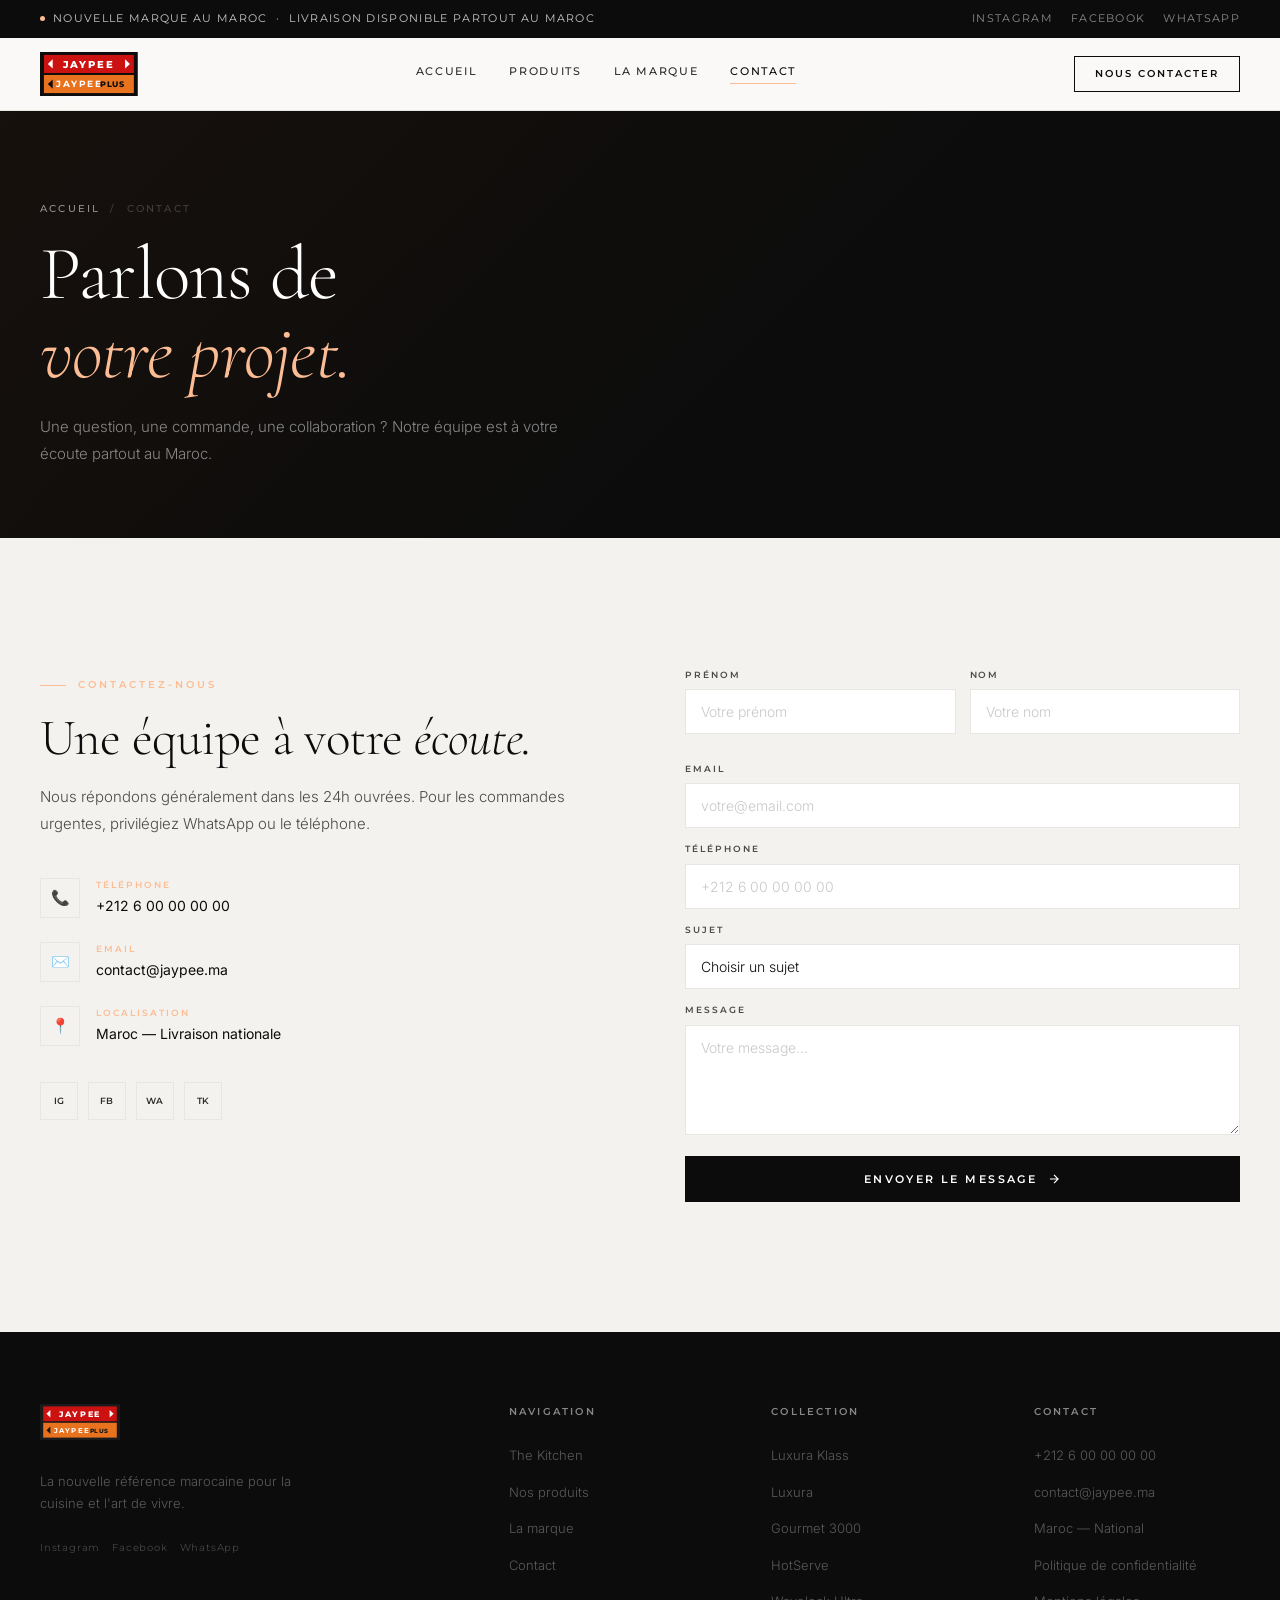
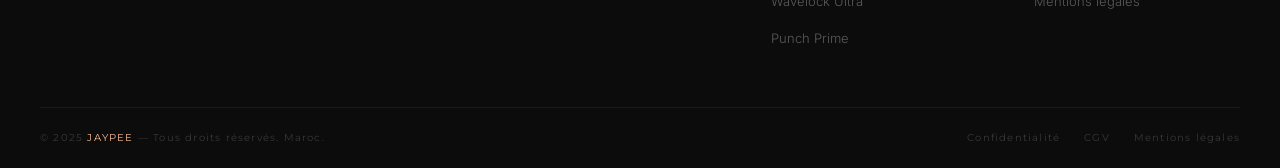
<file: contact.html>
<!DOCTYPE html>
<html lang="fr">
<head>
  <meta charset="UTF-8"/>
  <meta name="viewport" content="width=device-width,initial-scale=1.0"/>
  <title>Contact — JAYPEE</title>
  <meta name="description" content="Contactez JAYPEE — Une question, une commande, une collaboration ? Notre équipe est à votre écoute partout au Maroc."/>
  <link rel="preconnect" href="https://fonts.googleapis.com"/>
  <link rel="preconnect" href="https://fonts.gstatic.com" crossorigin/>
  <link href="https://fonts.googleapis.com/css2?family=Cormorant+Garamond:ital,wght@0,300;0,400;0,500;0,600;1,300;1,400;1,500&family=Inter:wght@300;400;500;600&family=Montserrat:wght@300;400;500;600;700;800&display=swap" rel="stylesheet"/>
  <link rel="stylesheet" href="styles.css"/>
</head>
<body>

<div class="topbar">
  <div class="c">
    <div class="tb-msg"><span class="tb-dot"></span>Nouvelle marque au Maroc &nbsp;·&nbsp; Livraison disponible partout au Maroc</div>
    <div class="tb-soc"><a href="#">Instagram</a><a href="#">Facebook</a><a href="#">WhatsApp</a></div>
  </div>
</div>

<header class="hdr" id="hdr">
  <div class="c">
    <a href="index.html" class="logo-svg-wrap" aria-label="JAYPEE Accueil">
      <svg viewBox="0 0 200 90" xmlns="http://www.w3.org/2000/svg" height="48">
        <rect width="200" height="90" fill="#0c0c0c"/>
        <rect x="8" y="6" width="184" height="37" fill="#cc1111"/>
        <polygon points="16,24.5 26,15 26,34" fill="white"/>
        <polygon points="184,24.5 174,15 174,34" fill="white"/>
        <text x="100" y="32" font-family="Montserrat,Arial,sans-serif" font-size="20" font-weight="800" fill="white" text-anchor="middle" letter-spacing="4">JAYPEE</text>
        <rect x="8" y="47" width="184" height="37" fill="#e8721e"/>
        <polygon points="16,65.5 26,56 26,75" fill="#0c0c0c"/>
        <text x="80" y="72" font-family="Montserrat,Arial,sans-serif" font-size="18" font-weight="700" fill="white" text-anchor="middle" letter-spacing="3">JAYPEE</text>
        <text x="148" y="72" font-family="Montserrat,Arial,sans-serif" font-size="16" font-weight="800" fill="#0c0c0c" text-anchor="middle" letter-spacing="1">PLUS</text>
      </svg>
    </a>
    <nav class="nav">
      <a href="index.html">Accueil</a>
      <a href="produits.html">Produits</a>
      <a href="marque.html">La marque</a>
      <a href="contact.html" class="active">Contact</a>
    </nav>
    <div class="hdr-cta">
      <a href="contact.html" class="btn-border">Nous contacter</a>
      <button class="hamburger" onclick="openMenu()" aria-label="Menu"><span></span><span></span><span></span></button>
    </div>
  </div>
</header>

<div class="mob-menu" id="mobMenu">
  <button class="mob-close" onclick="closeMenu()">✕</button>
  <a href="index.html" onclick="closeMenu()">Accueil</a>
  <a href="produits.html" onclick="closeMenu()">Produits</a>
  <a href="marque.html" onclick="closeMenu()">La marque</a>
  <a href="contact.html" class="active" onclick="closeMenu()">Contact</a>
</div>

<!-- ════════════════ PAGE HERO ════════════════ -->
<section class="page-hero">
  <div class="c">
    <div class="page-hero-crumbs">
      <a href="index.html">Accueil</a><span>/</span><span>Contact</span>
    </div>
    <h1>Parlons de<br/><em>votre projet.</em></h1>
    <p class="page-hero-sub">Une question, une commande, une collaboration ? Notre équipe est à votre écoute partout au Maroc.</p>
  </div>
</section>

<!-- ════════════════ CONTACT ════════════════ -->
<section class="contact">
  <div class="c">
    <div class="reveal">
      <div class="s-label">Contactez-nous</div>
      <h2 class="s-title">Une équipe à votre <em>écoute.</em></h2>
      <p class="s-desc" style="margin-top:18px;margin-bottom:40px">Nous répondons généralement dans les 24h ouvrées. Pour les commandes urgentes, privilégiez WhatsApp ou le téléphone.</p>
      <div class="cd reveal d1">
        <div class="cd-ico">📞</div>
        <div>
          <div class="cd-lbl">Téléphone</div>
          <div class="cd-val">+212 6 00 00 00 00</div>
        </div>
      </div>
      <div class="cd reveal d2">
        <div class="cd-ico">✉️</div>
        <div>
          <div class="cd-lbl">Email</div>
          <div class="cd-val">contact@jaypee.ma</div>
        </div>
      </div>
      <div class="cd reveal d3">
        <div class="cd-ico">📍</div>
        <div>
          <div class="cd-lbl">Localisation</div>
          <div class="cd-val">Maroc — Livraison nationale</div>
        </div>
      </div>
      <div class="soc-row reveal d4">
        <a class="soc-btn" href="#">IG</a>
        <a class="soc-btn" href="#">FB</a>
        <a class="soc-btn" href="#">WA</a>
        <a class="soc-btn" href="#">TK</a>
      </div>
    </div>
    <div class="reveal d1">
      <form onsubmit="submitForm(event)">
        <div class="form-row">
          <div class="fg">
            <label class="fl">Prénom</label>
            <input type="text" class="fi" placeholder="Votre prénom" required/>
          </div>
          <div class="fg">
            <label class="fl">Nom</label>
            <input type="text" class="fi" placeholder="Votre nom" required/>
          </div>
        </div>
        <div class="fg">
          <label class="fl">Email</label>
          <input type="email" class="fi" placeholder="votre@email.com" required/>
        </div>
        <div class="fg">
          <label class="fl">Téléphone</label>
          <input type="tel" class="fi" placeholder="+212 6 00 00 00 00"/>
        </div>
        <div class="fg">
          <label class="fl">Sujet</label>
          <select class="fi">
            <option value="">Choisir un sujet</option>
            <option>Renseignement produit</option>
            <option>Commande &amp; livraison</option>
            <option>Partenariat &amp; revendeur</option>
            <option>Autre</option>
          </select>
        </div>
        <div class="fg">
          <label class="fl">Message</label>
          <textarea class="fta" placeholder="Votre message..." required></textarea>
        </div>
        <button type="submit" class="fsub">
          Envoyer le message
          <svg width="14" height="14" viewBox="0 0 24 24" fill="none" stroke="currentColor" stroke-width="2"><path d="M5 12h14M12 5l7 7-7 7"/></svg>
        </button>
      </form>
    </div>
  </div>
</section>

<footer class="footer">
  <div class="c">
    <div class="foot-top">
      <div>
        <a href="index.html" class="logo-svg-wrap logo-svg-footer" aria-label="JAYPEE">
          <svg viewBox="0 0 200 90" xmlns="http://www.w3.org/2000/svg" height="40">
            <rect width="200" height="90" fill="#1a1a1a"/>
            <rect x="8" y="6" width="184" height="37" fill="#cc1111"/>
            <polygon points="16,24.5 26,15 26,34" fill="white"/>
            <polygon points="184,24.5 174,15 174,34" fill="white"/>
            <text x="100" y="32" font-family="Montserrat,Arial,sans-serif" font-size="20" font-weight="800" fill="white" text-anchor="middle" letter-spacing="4">JAYPEE</text>
            <rect x="8" y="47" width="184" height="37" fill="#e8721e"/>
            <polygon points="16,65.5 26,56 26,75" fill="#1a1a1a"/>
            <text x="80" y="72" font-family="Montserrat,Arial,sans-serif" font-size="18" font-weight="700" fill="white" text-anchor="middle" letter-spacing="3">JAYPEE</text>
            <text x="148" y="72" font-family="Montserrat,Arial,sans-serif" font-size="16" font-weight="800" fill="#1a1a1a" text-anchor="middle" letter-spacing="1">PLUS</text>
          </svg>
        </a>
        <p class="foot-desc">La nouvelle référence marocaine pour la cuisine et l'art de vivre.</p>
        <div class="foot-soc"><a href="#" class="foot-soc-a">Instagram</a><a href="#" class="foot-soc-a">Facebook</a><a href="#" class="foot-soc-a">WhatsApp</a></div>
      </div>
      <div class="foot-col">
        <div class="foot-col-ttl">Navigation</div>
        <ul>
          <li><a href="collection.html">The Kitchen</a></li>
          <li><a href="produits.html">Nos produits</a></li>
          <li><a href="marque.html">La marque</a></li>
          <li><a href="contact.html">Contact</a></li>
        </ul>
      </div>
      <div class="foot-col">
        <div class="foot-col-ttl">Collection</div>
        <ul>
          <li><a href="produits.html?id=0">Luxura Klass</a></li>
          <li><a href="produits.html?id=1">Luxura</a></li>
          <li><a href="produits.html?id=2">Gourmet 3000</a></li>
          <li><a href="produits.html?id=4">HotServe</a></li>
          <li><a href="produits.html?id=6">Wavelock Ultra</a></li>
          <li><a href="produits.html?id=11">Punch Prime</a></li>
        </ul>
      </div>
      <div class="foot-col">
        <div class="foot-col-ttl">Contact</div>
        <ul>
          <li><a href="tel:+212600000000">+212 6 00 00 00 00</a></li>
          <li><a href="mailto:contact@jaypee.ma">contact@jaypee.ma</a></li>
          <li><a href="contact.html">Maroc — National</a></li>
          <li><a href="confidentialite.html">Politique de confidentialité</a></li>
          <li><a href="mentions-legales.html">Mentions légales</a></li>
        </ul>
      </div>
    </div>
    <div class="foot-btm">
      <div class="foot-copy">© 2025 <span>JAYPEE</span> — Tous droits réservés. Maroc.</div>
      <div class="foot-nav"><a href="confidentialite.html">Confidentialité</a><a href="cgv.html">CGV</a><a href="mentions-legales.html">Mentions légales</a></div>
    </div>
  </div>
</footer>

<script src="app.js"></script>
</body>
</html>
</file>
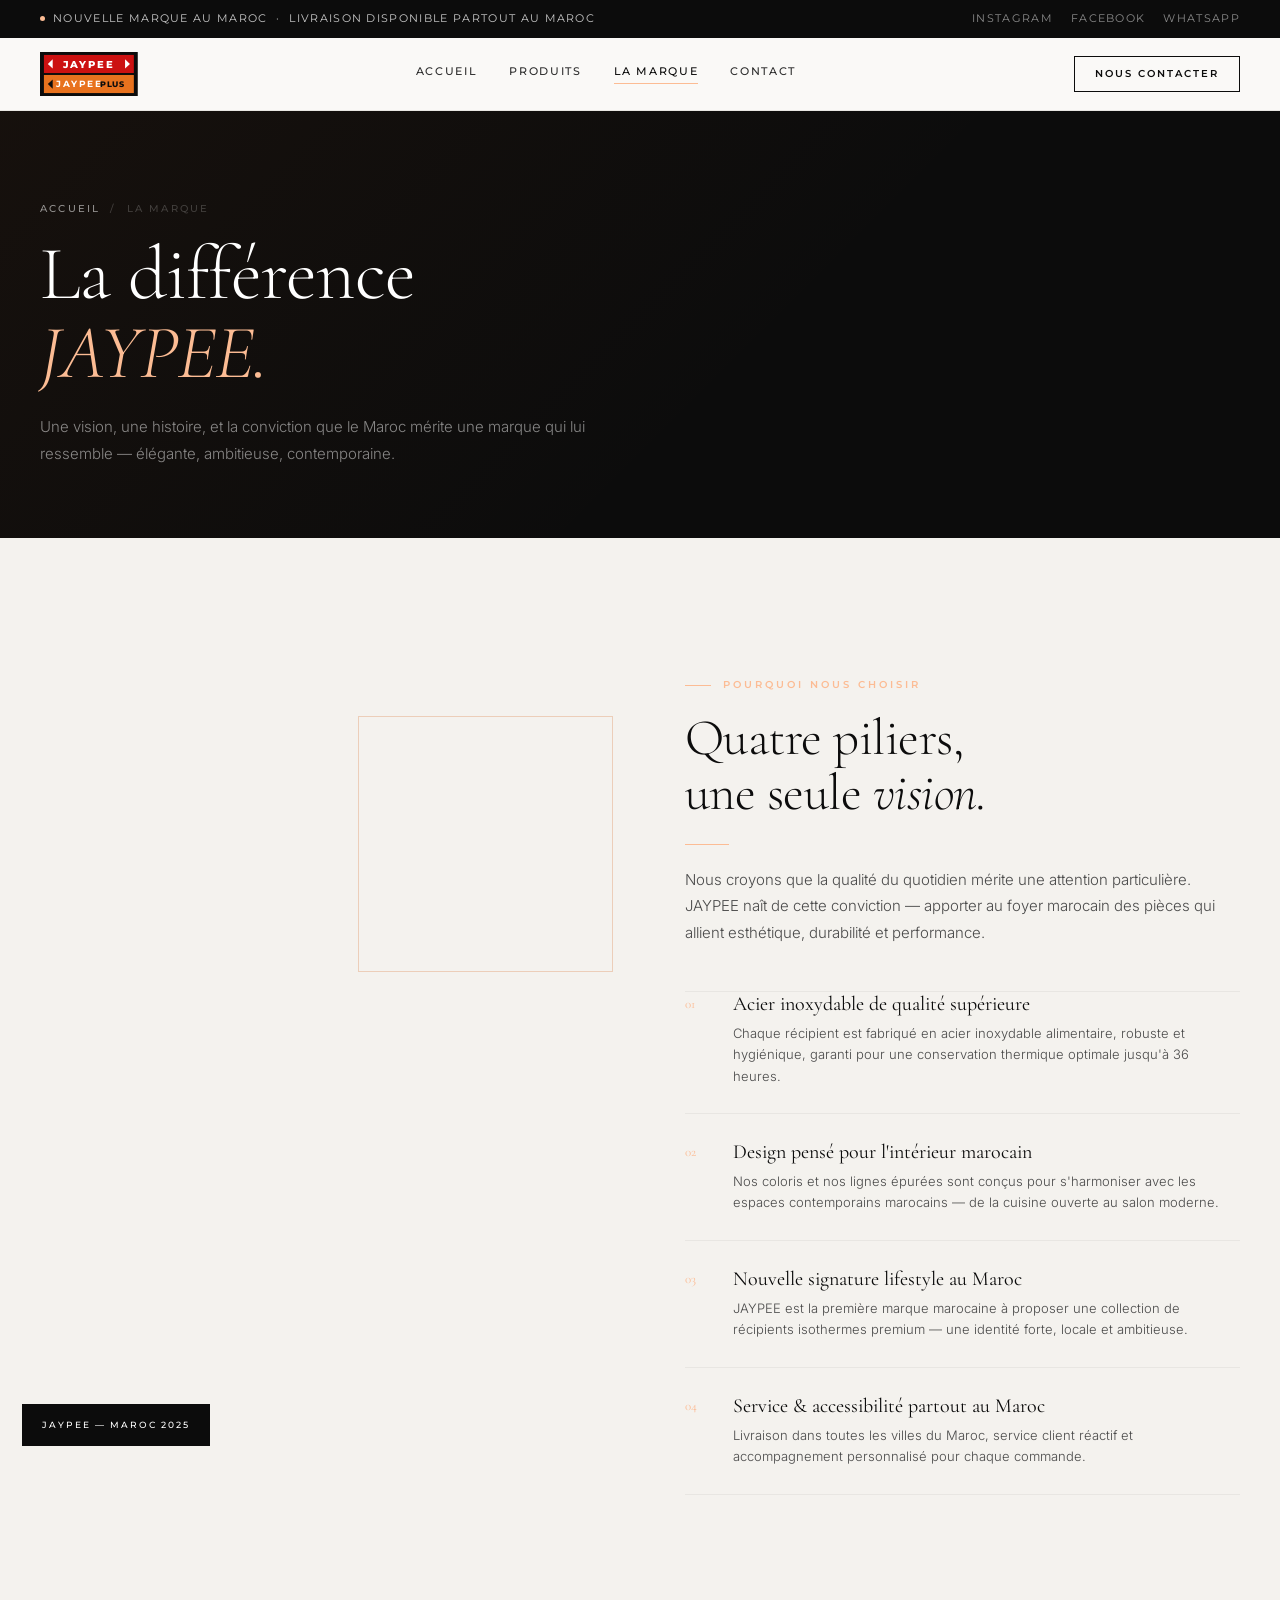
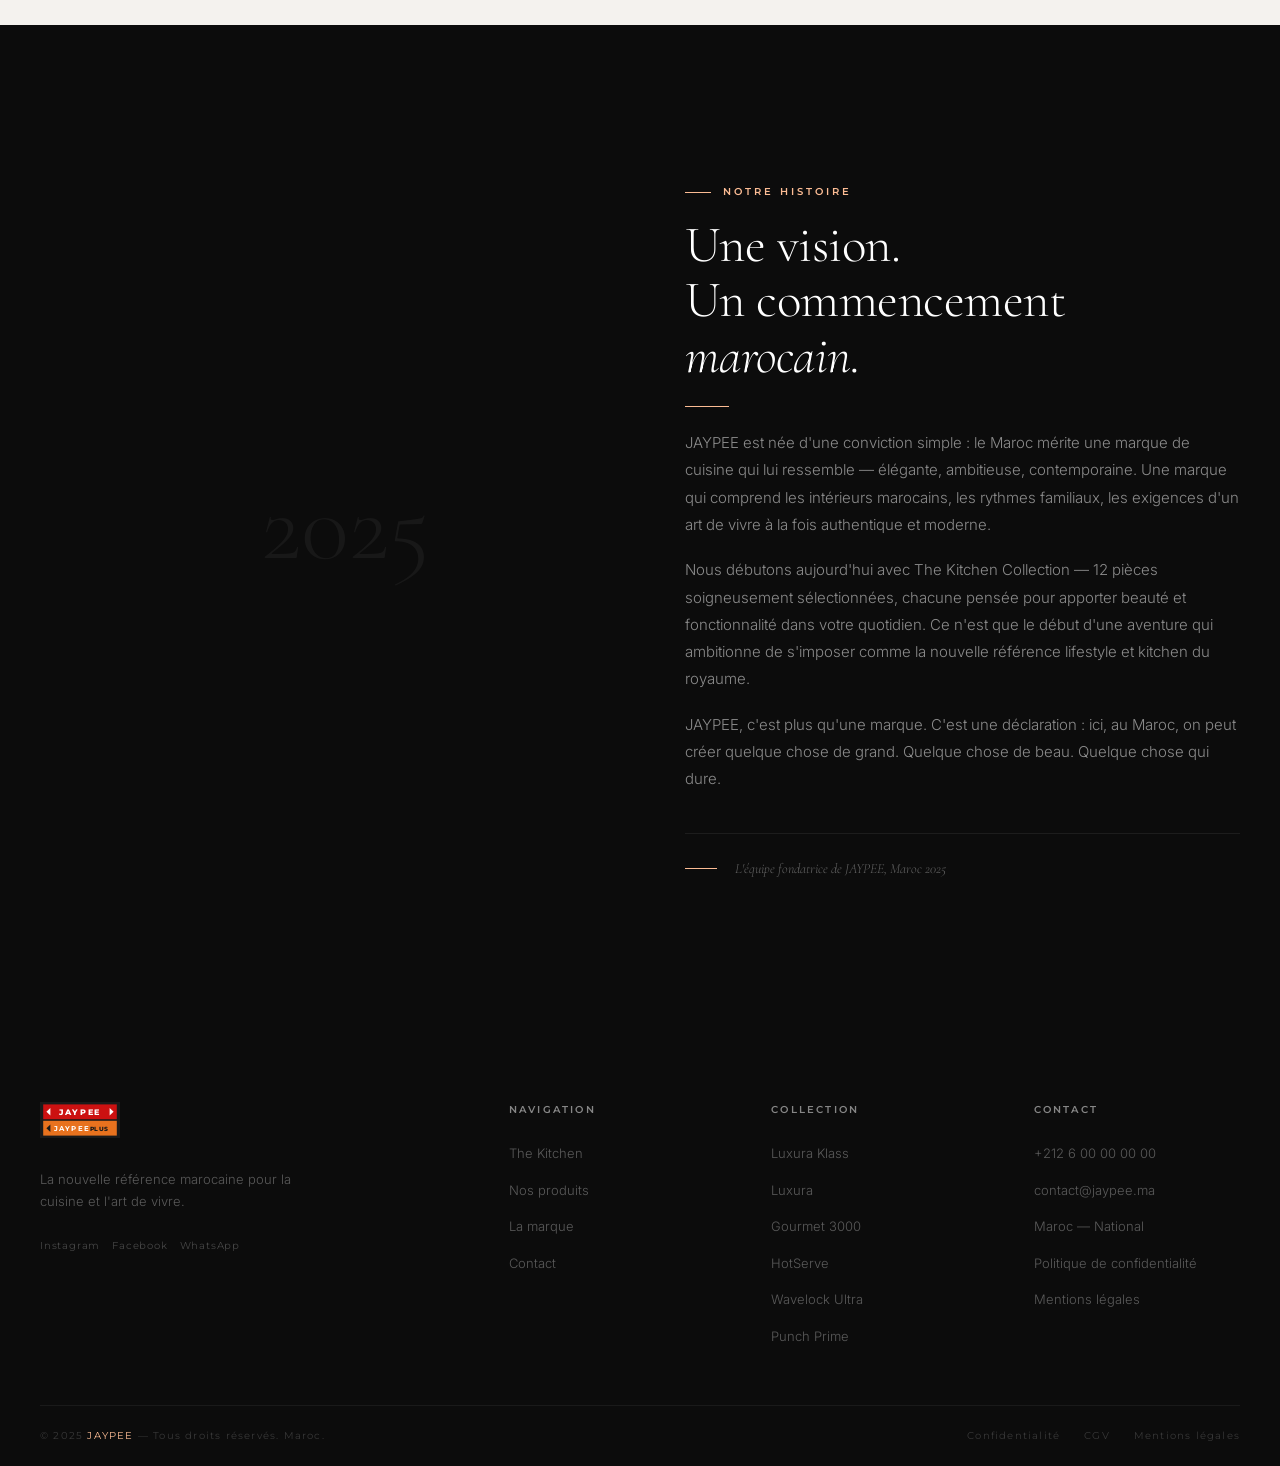
<file: marque.html>
<!DOCTYPE html>
<html lang="fr">
<head>
  <meta charset="UTF-8"/>
  <meta name="viewport" content="width=device-width,initial-scale=1.0"/>
  <title>La marque JAYPEE — Notre histoire</title>
  <meta name="description" content="JAYPEE — La nouvelle marque marocaine premium. Notre vision, notre histoire et la différence qui fait la qualité JAYPEE."/>
  <link rel="preconnect" href="https://fonts.googleapis.com"/>
  <link rel="preconnect" href="https://fonts.gstatic.com" crossorigin/>
  <link href="https://fonts.googleapis.com/css2?family=Cormorant+Garamond:ital,wght@0,300;0,400;0,500;0,600;1,300;1,400;1,500&family=Inter:wght@300;400;500;600&family=Montserrat:wght@300;400;500;600;700;800&display=swap" rel="stylesheet"/>
  <link rel="stylesheet" href="styles.css"/>
</head>
<body>

<div class="topbar">
  <div class="c">
    <div class="tb-msg"><span class="tb-dot"></span>Nouvelle marque au Maroc &nbsp;·&nbsp; Livraison disponible partout au Maroc</div>
    <div class="tb-soc"><a href="#">Instagram</a><a href="#">Facebook</a><a href="#">WhatsApp</a></div>
  </div>
</div>

<header class="hdr" id="hdr">
  <div class="c">
    <a href="index.html" class="logo-svg-wrap" aria-label="JAYPEE Accueil">
      <svg viewBox="0 0 200 90" xmlns="http://www.w3.org/2000/svg" height="48">
        <rect width="200" height="90" fill="#0c0c0c"/>
        <rect x="8" y="6" width="184" height="37" fill="#cc1111"/>
        <polygon points="16,24.5 26,15 26,34" fill="white"/>
        <polygon points="184,24.5 174,15 174,34" fill="white"/>
        <text x="100" y="32" font-family="Montserrat,Arial,sans-serif" font-size="20" font-weight="800" fill="white" text-anchor="middle" letter-spacing="4">JAYPEE</text>
        <rect x="8" y="47" width="184" height="37" fill="#e8721e"/>
        <polygon points="16,65.5 26,56 26,75" fill="#0c0c0c"/>
        <text x="80" y="72" font-family="Montserrat,Arial,sans-serif" font-size="18" font-weight="700" fill="white" text-anchor="middle" letter-spacing="3">JAYPEE</text>
        <text x="148" y="72" font-family="Montserrat,Arial,sans-serif" font-size="16" font-weight="800" fill="#0c0c0c" text-anchor="middle" letter-spacing="1">PLUS</text>
      </svg>
    </a>
    <nav class="nav">
      <a href="index.html">Accueil</a>
      <a href="produits.html">Produits</a>
      <a href="marque.html" class="active">La marque</a>
      <a href="contact.html">Contact</a>
    </nav>
    <div class="hdr-cta">
      <a href="contact.html" class="btn-border">Nous contacter</a>
      <button class="hamburger" onclick="openMenu()" aria-label="Menu"><span></span><span></span><span></span></button>
    </div>
  </div>
</header>

<div class="mob-menu" id="mobMenu">
  <button class="mob-close" onclick="closeMenu()">✕</button>
  <a href="index.html" onclick="closeMenu()">Accueil</a>
  <a href="produits.html" onclick="closeMenu()">Produits</a>
  <a href="marque.html" class="active" onclick="closeMenu()">La marque</a>
  <a href="contact.html" onclick="closeMenu()">Contact</a>
</div>

<!-- ════════════════ PAGE HERO ════════════════ -->
<section class="page-hero">
  <div class="c">
    <div class="page-hero-crumbs">
      <a href="index.html">Accueil</a><span>/</span><span>La marque</span>
    </div>
    <h1>La différence<br/><em>JAYPEE.</em></h1>
    <p class="page-hero-sub">Une vision, une histoire, et la conviction que le Maroc mérite une marque qui lui ressemble — élégante, ambitieuse, contemporaine.</p>
  </div>
</section>

<!-- ════════════════ POURQUOI NOUS ════════════════ -->
<section class="why">
  <div class="c">
    <div class="why-vis reveal">
      <div class="why-frame"></div>
      <div class="why-img"></div>
      <div class="why-lbl">JAYPEE — Maroc 2025</div>
    </div>
    <div>
      <div class="reveal">
        <div class="s-label">Pourquoi nous choisir</div>
        <h2 class="s-title">Quatre piliers,<br/>une seule <em>vision.</em></h2>
        <div class="divider"></div>
        <p class="s-desc">Nous croyons que la qualité du quotidien mérite une attention particulière. JAYPEE naît de cette conviction — apporter au foyer marocain des pièces qui allient esthétique, durabilité et performance.</p>
      </div>
      <div class="why-list">
        <div class="why-item reveal d1">
          <div class="why-num">01</div>
          <div>
            <div class="why-title">Acier inoxydable de qualité supérieure</div>
            <div class="why-txt">Chaque récipient est fabriqué en acier inoxydable alimentaire, robuste et hygiénique, garanti pour une conservation thermique optimale jusqu'à 36 heures.</div>
          </div>
        </div>
        <div class="why-item reveal d2">
          <div class="why-num">02</div>
          <div>
            <div class="why-title">Design pensé pour l'intérieur marocain</div>
            <div class="why-txt">Nos coloris et nos lignes épurées sont conçus pour s'harmoniser avec les espaces contemporains marocains — de la cuisine ouverte au salon moderne.</div>
          </div>
        </div>
        <div class="why-item reveal d3">
          <div class="why-num">03</div>
          <div>
            <div class="why-title">Nouvelle signature lifestyle au Maroc</div>
            <div class="why-txt">JAYPEE est la première marque marocaine à proposer une collection de récipients isothermes premium — une identité forte, locale et ambitieuse.</div>
          </div>
        </div>
        <div class="why-item reveal d4">
          <div class="why-num">04</div>
          <div>
            <div class="why-title">Service &amp; accessibilité partout au Maroc</div>
            <div class="why-txt">Livraison dans toutes les villes du Maroc, service client réactif et accompagnement personnalisé pour chaque commande.</div>
          </div>
        </div>
      </div>
    </div>
  </div>
</section>

<!-- ════════════════ STORY ════════════════ -->
<section class="story">
  <div class="c">
    <div class="story-vis reveal">
      <div class="simg1"></div>
      <div class="simg2"></div>
      <div class="s-year">2025</div>
    </div>
    <div class="reveal d1">
      <div class="s-label">Notre histoire</div>
      <h2 class="s-title" style="color:#fff">Une vision.<br/>Un commencement<br/><em>marocain.</em></h2>
      <div class="divider"></div>
      <p class="story-para">JAYPEE est née d'une conviction simple : le Maroc mérite une marque de cuisine qui lui ressemble — élégante, ambitieuse, contemporaine. Une marque qui comprend les intérieurs marocains, les rythmes familiaux, les exigences d'un art de vivre à la fois authentique et moderne.</p>
      <p class="story-para">Nous débutons aujourd'hui avec The Kitchen Collection — 12 pièces soigneusement sélectionnées, chacune pensée pour apporter beauté et fonctionnalité dans votre quotidien. Ce n'est que le début d'une aventure qui ambitionne de s'imposer comme la nouvelle référence lifestyle et kitchen du royaume.</p>
      <p class="story-para">JAYPEE, c'est plus qu'une marque. C'est une déclaration : ici, au Maroc, on peut créer quelque chose de grand. Quelque chose de beau. Quelque chose qui dure.</p>
      <div class="story-sig">
        <div class="story-sig-line"></div>
        <div class="story-sig-txt">L'équipe fondatrice de JAYPEE, Maroc 2025</div>
      </div>
    </div>
  </div>
</section>

<footer class="footer">
  <div class="c">
    <div class="foot-top">
      <div>
        <a href="index.html" class="logo-svg-wrap logo-svg-footer" aria-label="JAYPEE">
          <svg viewBox="0 0 200 90" xmlns="http://www.w3.org/2000/svg" height="40">
            <rect width="200" height="90" fill="#1a1a1a"/>
            <rect x="8" y="6" width="184" height="37" fill="#cc1111"/>
            <polygon points="16,24.5 26,15 26,34" fill="white"/>
            <polygon points="184,24.5 174,15 174,34" fill="white"/>
            <text x="100" y="32" font-family="Montserrat,Arial,sans-serif" font-size="20" font-weight="800" fill="white" text-anchor="middle" letter-spacing="4">JAYPEE</text>
            <rect x="8" y="47" width="184" height="37" fill="#e8721e"/>
            <polygon points="16,65.5 26,56 26,75" fill="#1a1a1a"/>
            <text x="80" y="72" font-family="Montserrat,Arial,sans-serif" font-size="18" font-weight="700" fill="white" text-anchor="middle" letter-spacing="3">JAYPEE</text>
            <text x="148" y="72" font-family="Montserrat,Arial,sans-serif" font-size="16" font-weight="800" fill="#1a1a1a" text-anchor="middle" letter-spacing="1">PLUS</text>
          </svg>
        </a>
        <p class="foot-desc">La nouvelle référence marocaine pour la cuisine et l'art de vivre.</p>
        <div class="foot-soc"><a href="#" class="foot-soc-a">Instagram</a><a href="#" class="foot-soc-a">Facebook</a><a href="#" class="foot-soc-a">WhatsApp</a></div>
      </div>
      <div class="foot-col">
        <div class="foot-col-ttl">Navigation</div>
        <ul>
          <li><a href="collection.html">The Kitchen</a></li>
          <li><a href="produits.html">Nos produits</a></li>
          <li><a href="marque.html">La marque</a></li>
          <li><a href="contact.html">Contact</a></li>
        </ul>
      </div>
      <div class="foot-col">
        <div class="foot-col-ttl">Collection</div>
        <ul>
          <li><a href="produits.html?id=0">Luxura Klass</a></li>
          <li><a href="produits.html?id=1">Luxura</a></li>
          <li><a href="produits.html?id=2">Gourmet 3000</a></li>
          <li><a href="produits.html?id=4">HotServe</a></li>
          <li><a href="produits.html?id=6">Wavelock Ultra</a></li>
          <li><a href="produits.html?id=11">Punch Prime</a></li>
        </ul>
      </div>
      <div class="foot-col">
        <div class="foot-col-ttl">Contact</div>
        <ul>
          <li><a href="tel:+212600000000">+212 6 00 00 00 00</a></li>
          <li><a href="mailto:contact@jaypee.ma">contact@jaypee.ma</a></li>
          <li><a href="contact.html">Maroc — National</a></li>
          <li><a href="confidentialite.html">Politique de confidentialité</a></li>
          <li><a href="mentions-legales.html">Mentions légales</a></li>
        </ul>
      </div>
    </div>
    <div class="foot-btm">
      <div class="foot-copy">© 2025 <span>JAYPEE</span> — Tous droits réservés. Maroc.</div>
      <div class="foot-nav"><a href="confidentialite.html">Confidentialité</a><a href="cgv.html">CGV</a><a href="mentions-legales.html">Mentions légales</a></div>
    </div>
  </div>
</footer>

<script src="app.js"></script>
</body>
</html>
</file>
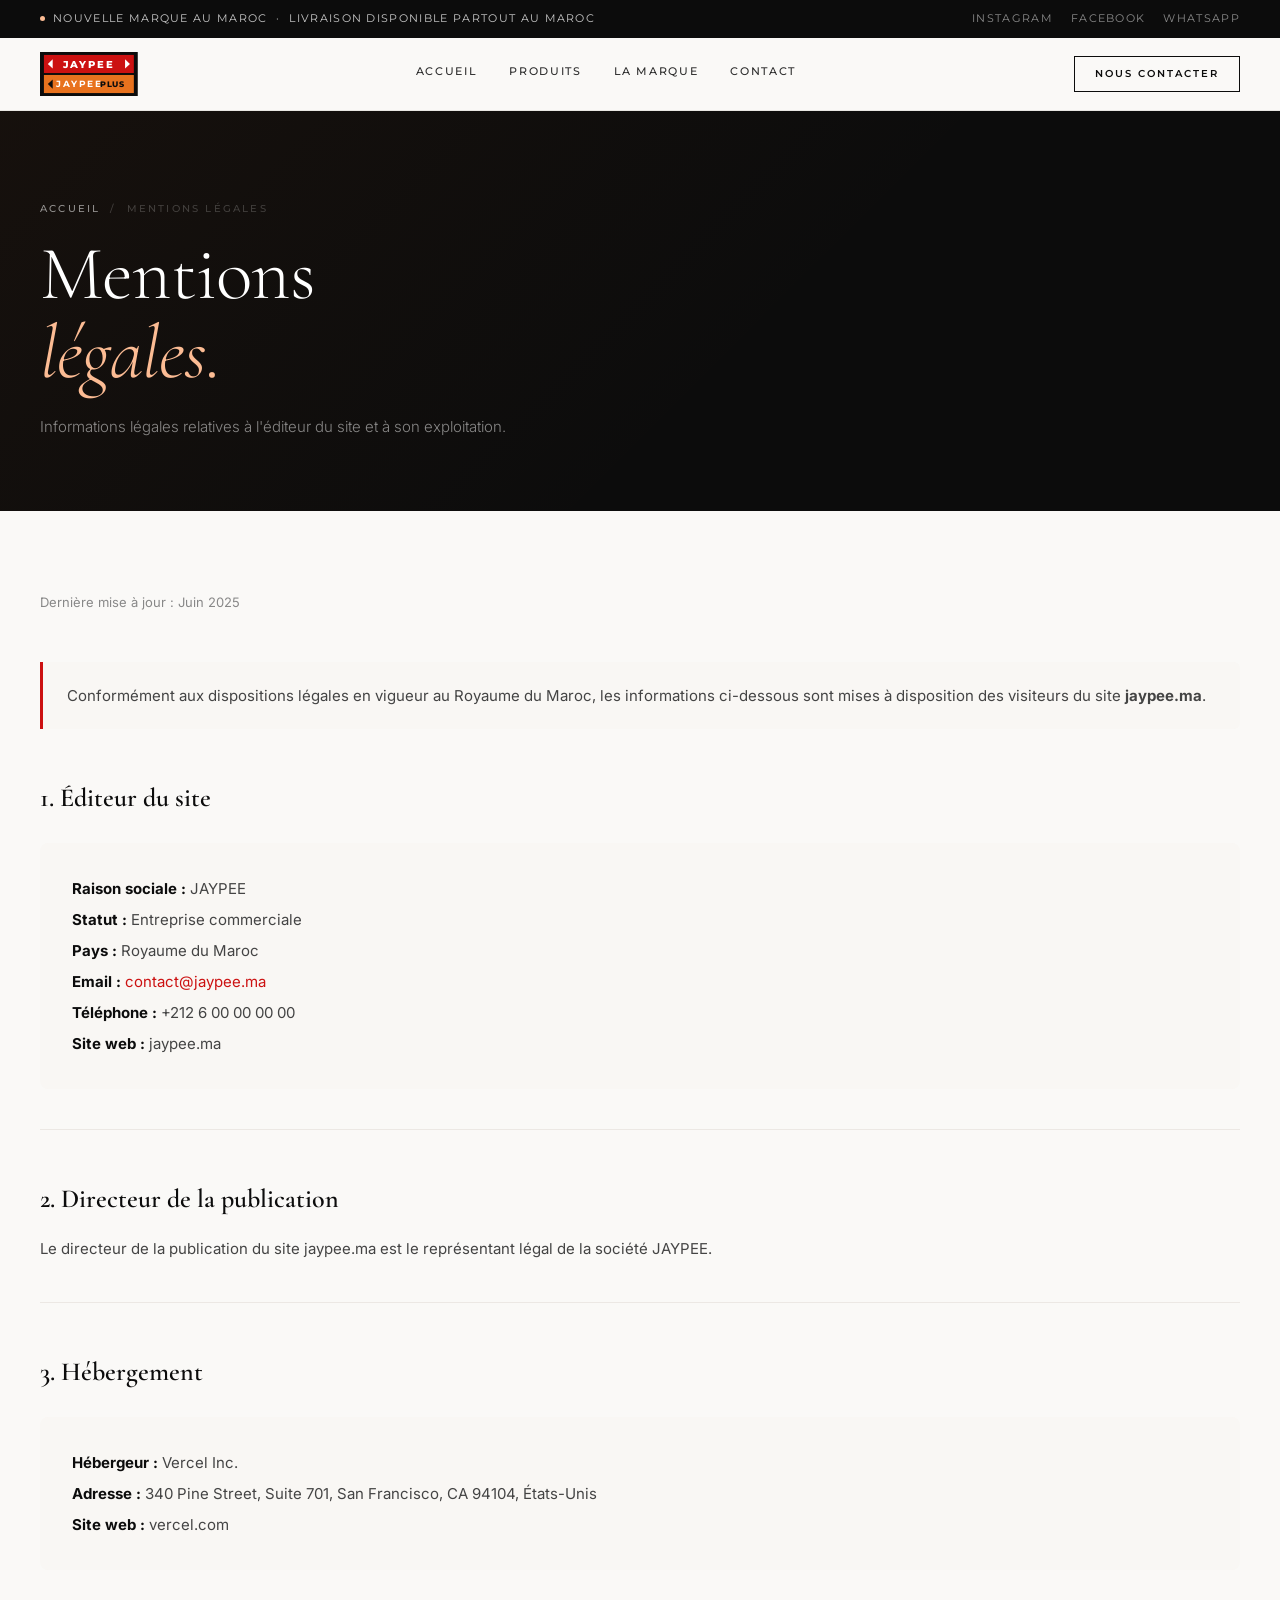
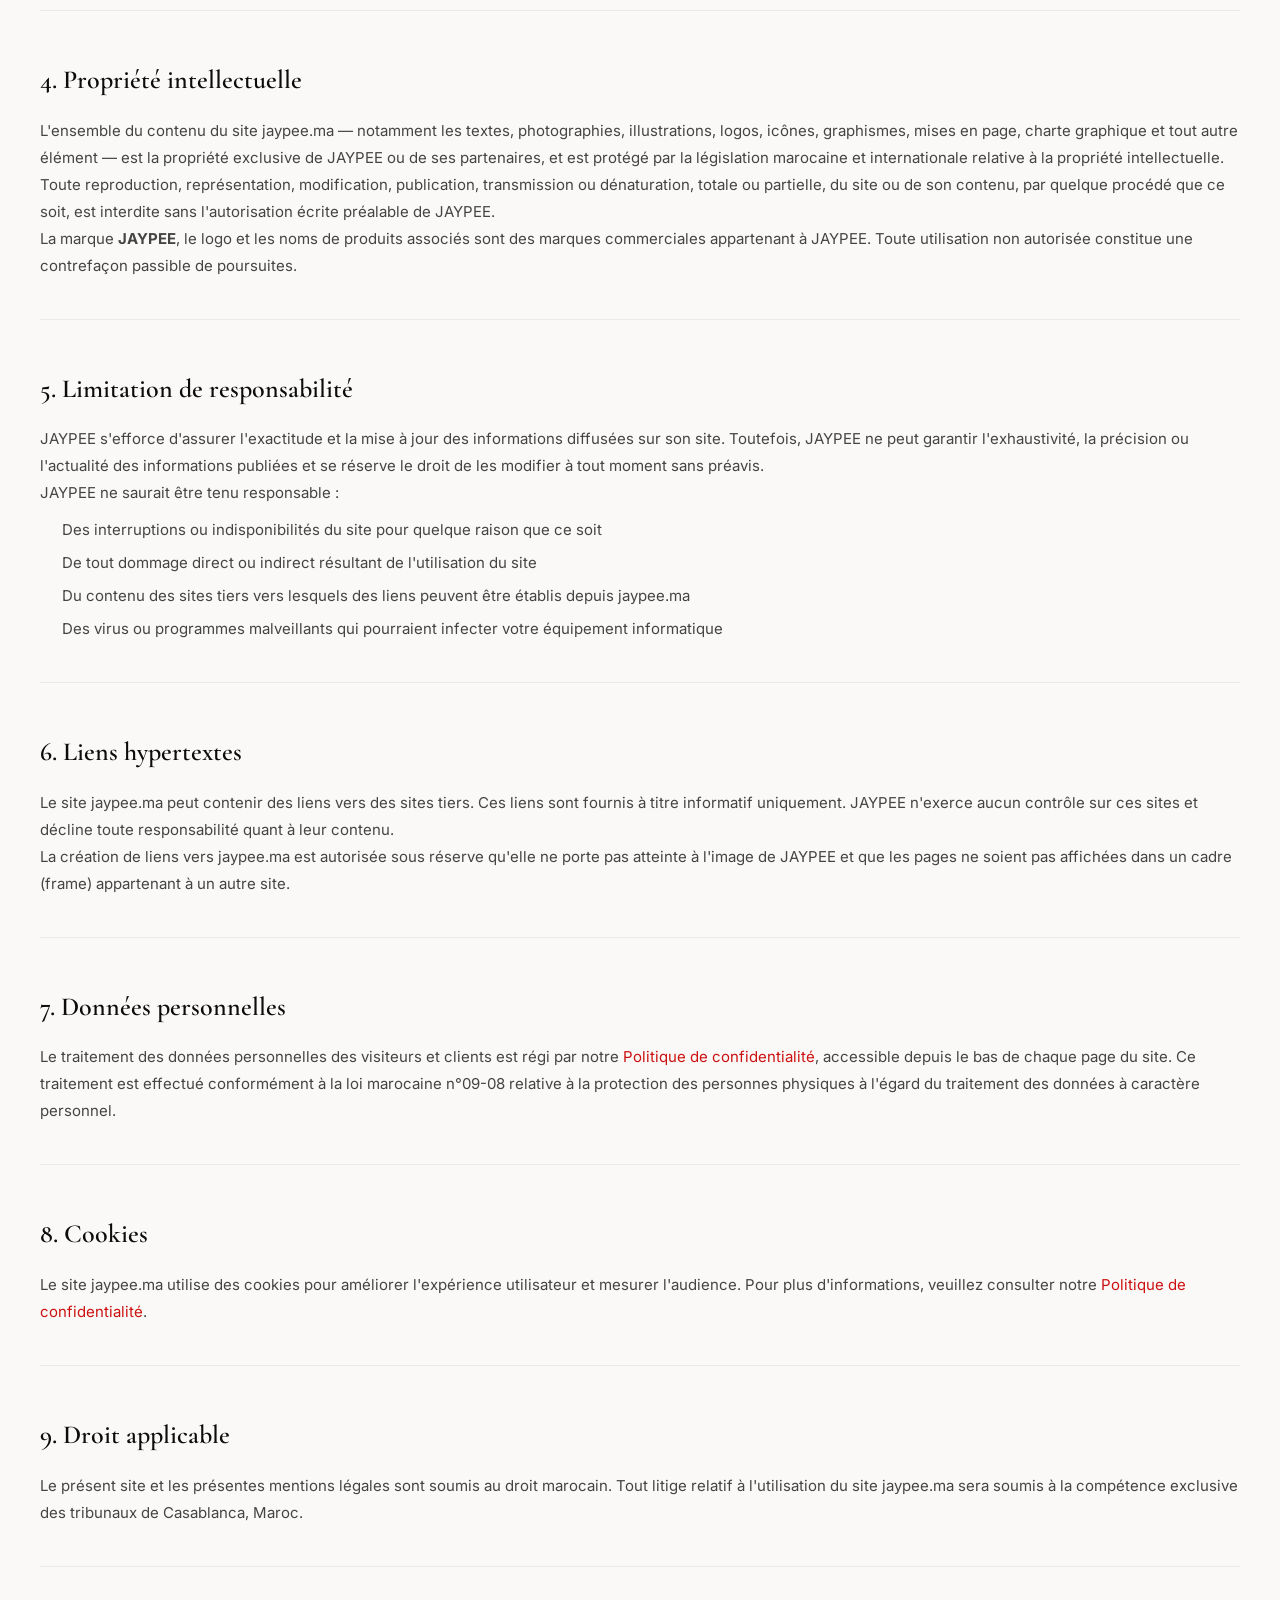
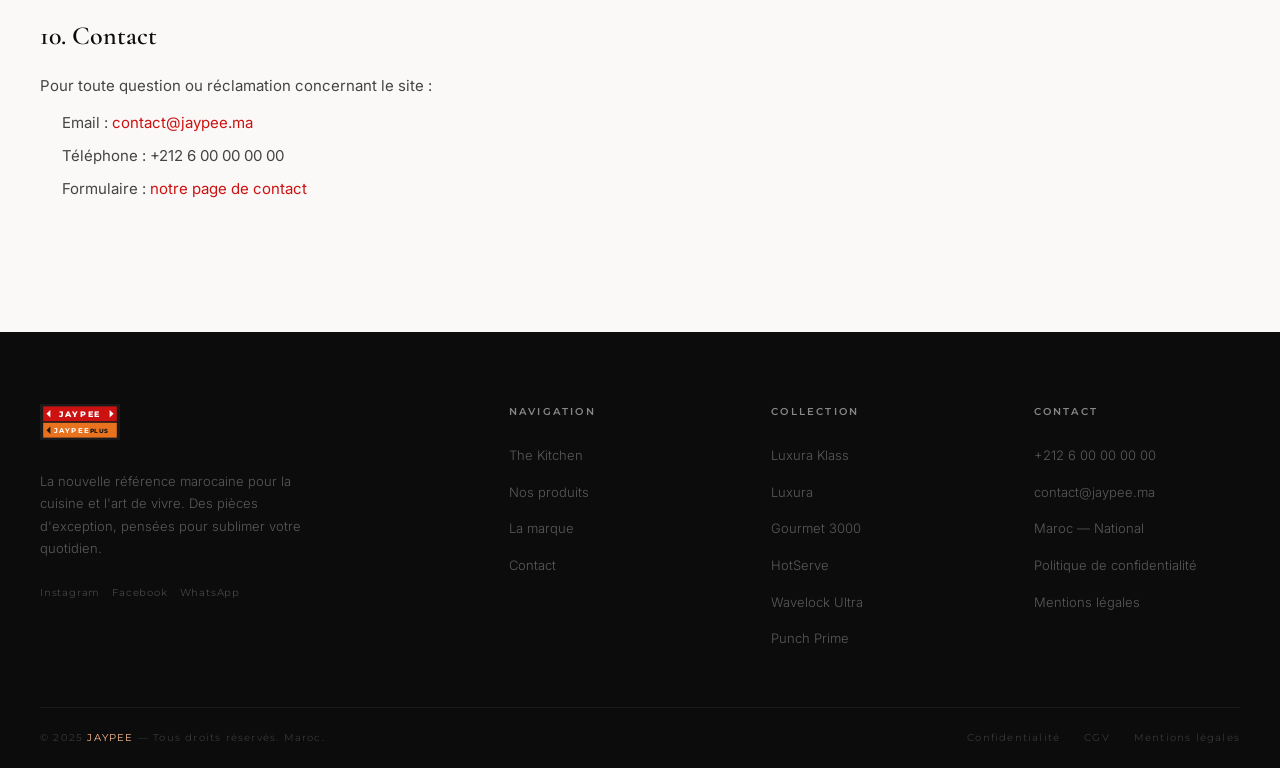
<file: mentions-legales.html>
<!DOCTYPE html>
<html lang="fr">
<head>
  <meta charset="UTF-8"/>
  <meta name="viewport" content="width=device-width,initial-scale=1.0"/>
  <title>Mentions légales — JAYPEE</title>
  <meta name="description" content="Mentions légales de JAYPEE — Informations légales, éditeur du site, hébergement et propriété intellectuelle."/>
  <link rel="preconnect" href="https://fonts.googleapis.com"/>
  <link rel="preconnect" href="https://fonts.gstatic.com" crossorigin/>
  <link href="https://fonts.googleapis.com/css2?family=Cormorant+Garamond:ital,wght@0,300;0,400;0,500;0,600;1,300;1,400;1,500&family=Inter:wght@300;400;500;600&family=Montserrat:wght@300;400;500;600;700;800&display=swap" rel="stylesheet"/>
  <link rel="stylesheet" href="styles.css"/>
  <style>
    .legal-page { padding: 80px 0 120px; }
    .legal-page .legal-date { font-size: 13px; color: #888; margin-bottom: 48px; }
    .legal-page h2 { font-family: 'Cormorant Garamond', serif; font-size: 26px; font-weight: 600; color: #0c0c0c; margin: 48px 0 16px; }
    .legal-page h3 { font-family: 'Montserrat', sans-serif; font-size: 14px; font-weight: 700; text-transform: uppercase; letter-spacing: 1px; color: #0c0c0c; margin: 32px 0 10px; }
    .legal-page p, .legal-page li { font-family: 'Inter', sans-serif; font-size: 15px; line-height: 1.8; color: #444; }
    .legal-page ul { padding-left: 22px; margin: 10px 0; }
    .legal-page ul li { margin-bottom: 6px; }
    .legal-page a { color: #cc1111; text-decoration: none; }
    .legal-page a:hover { text-decoration: underline; }
    .legal-divider { height: 1px; background: #ece8e4; margin: 40px 0; }
    .legal-highlight { background: #f9f7f4; border-left: 3px solid #cc1111; padding: 20px 24px; border-radius: 0 6px 6px 0; margin: 24px 0; }
    .legal-highlight p { margin: 0; }
    .legal-info-block { background: #f9f7f4; border-radius: 8px; padding: 28px 32px; margin: 24px 0; }
    .legal-info-block p { margin: 4px 0; }
    .legal-info-block strong { color: #0c0c0c; }
  </style>
</head>
<body>

<div class="topbar">
  <div class="c">
    <div class="tb-msg"><span class="tb-dot"></span>Nouvelle marque au Maroc &nbsp;·&nbsp; Livraison disponible partout au Maroc</div>
    <div class="tb-soc"><a href="#">Instagram</a><a href="#">Facebook</a><a href="#">WhatsApp</a></div>
  </div>
</div>

<header class="hdr" id="hdr">
  <div class="c">
    <a href="index.html" class="logo-svg-wrap" aria-label="JAYPEE Accueil">
      <svg viewBox="0 0 200 90" xmlns="http://www.w3.org/2000/svg" height="48">
        <rect width="200" height="90" fill="#0c0c0c"/>
        <rect x="8" y="6" width="184" height="37" fill="#cc1111"/>
        <polygon points="16,24.5 26,15 26,34" fill="white"/>
        <polygon points="184,24.5 174,15 174,34" fill="white"/>
        <text x="100" y="32" font-family="Montserrat,Arial,sans-serif" font-size="20" font-weight="800" fill="white" text-anchor="middle" letter-spacing="4">JAYPEE</text>
        <rect x="8" y="47" width="184" height="37" fill="#e8721e"/>
        <polygon points="16,65.5 26,56 26,75" fill="#0c0c0c"/>
        <text x="80" y="72" font-family="Montserrat,Arial,sans-serif" font-size="18" font-weight="700" fill="white" text-anchor="middle" letter-spacing="3">JAYPEE</text>
        <text x="148" y="72" font-family="Montserrat,Arial,sans-serif" font-size="16" font-weight="800" fill="#0c0c0c" text-anchor="middle" letter-spacing="1">PLUS</text>
      </svg>
    </a>
    <nav class="nav">
      <a href="index.html">Accueil</a>
      <a href="produits.html">Produits</a>
      <a href="marque.html">La marque</a>
      <a href="contact.html">Contact</a>
    </nav>
    <div class="hdr-cta">
      <a href="contact.html" class="btn-border">Nous contacter</a>
      <button class="hamburger" onclick="openMenu()" aria-label="Menu"><span></span><span></span><span></span></button>
    </div>
  </div>
</header>

<div class="mob-menu" id="mobMenu">
  <button class="mob-close" onclick="closeMenu()">✕</button>
  <a href="index.html" onclick="closeMenu()">Accueil</a>
  <a href="produits.html" onclick="closeMenu()">Produits</a>
  <a href="marque.html" onclick="closeMenu()">La marque</a>
  <a href="contact.html" onclick="closeMenu()">Contact</a>
</div>

<section class="page-hero">
  <div class="c">
    <div class="page-hero-crumbs">
      <a href="index.html">Accueil</a><span>/</span><span>Mentions légales</span>
    </div>
    <h1>Mentions<br/><em>légales.</em></h1>
    <p class="page-hero-sub">Informations légales relatives à l'éditeur du site et à son exploitation.</p>
  </div>
</section>

<div class="c">
  <div class="legal-page">
    <p class="legal-date">Dernière mise à jour : Juin 2025</p>

    <div class="legal-highlight">
      <p>Conformément aux dispositions légales en vigueur au Royaume du Maroc, les informations ci-dessous sont mises à disposition des visiteurs du site <strong>jaypee.ma</strong>.</p>
    </div>

    <h2>1. Éditeur du site</h2>
    <div class="legal-info-block">
      <p><strong>Raison sociale :</strong> JAYPEE</p>
      <p><strong>Statut :</strong> Entreprise commerciale</p>
      <p><strong>Pays :</strong> Royaume du Maroc</p>
      <p><strong>Email :</strong> <a href="mailto:contact@jaypee.ma">contact@jaypee.ma</a></p>
      <p><strong>Téléphone :</strong> +212 6 00 00 00 00</p>
      <p><strong>Site web :</strong> jaypee.ma</p>
    </div>

    <div class="legal-divider"></div>

    <h2>2. Directeur de la publication</h2>
    <p>Le directeur de la publication du site jaypee.ma est le représentant légal de la société JAYPEE.</p>

    <div class="legal-divider"></div>

    <h2>3. Hébergement</h2>
    <div class="legal-info-block">
      <p><strong>Hébergeur :</strong> Vercel Inc.</p>
      <p><strong>Adresse :</strong> 340 Pine Street, Suite 701, San Francisco, CA 94104, États-Unis</p>
      <p><strong>Site web :</strong> vercel.com</p>
    </div>

    <div class="legal-divider"></div>

    <h2>4. Propriété intellectuelle</h2>
    <p>L'ensemble du contenu du site jaypee.ma — notamment les textes, photographies, illustrations, logos, icônes, graphismes, mises en page, charte graphique et tout autre élément — est la propriété exclusive de JAYPEE ou de ses partenaires, et est protégé par la législation marocaine et internationale relative à la propriété intellectuelle.</p>
    <p>Toute reproduction, représentation, modification, publication, transmission ou dénaturation, totale ou partielle, du site ou de son contenu, par quelque procédé que ce soit, est interdite sans l'autorisation écrite préalable de JAYPEE.</p>
    <p>La marque <strong>JAYPEE</strong>, le logo et les noms de produits associés sont des marques commerciales appartenant à JAYPEE. Toute utilisation non autorisée constitue une contrefaçon passible de poursuites.</p>

    <div class="legal-divider"></div>

    <h2>5. Limitation de responsabilité</h2>
    <p>JAYPEE s'efforce d'assurer l'exactitude et la mise à jour des informations diffusées sur son site. Toutefois, JAYPEE ne peut garantir l'exhaustivité, la précision ou l'actualité des informations publiées et se réserve le droit de les modifier à tout moment sans préavis.</p>
    <p>JAYPEE ne saurait être tenu responsable :</p>
    <ul>
      <li>Des interruptions ou indisponibilités du site pour quelque raison que ce soit</li>
      <li>De tout dommage direct ou indirect résultant de l'utilisation du site</li>
      <li>Du contenu des sites tiers vers lesquels des liens peuvent être établis depuis jaypee.ma</li>
      <li>Des virus ou programmes malveillants qui pourraient infecter votre équipement informatique</li>
    </ul>

    <div class="legal-divider"></div>

    <h2>6. Liens hypertextes</h2>
    <p>Le site jaypee.ma peut contenir des liens vers des sites tiers. Ces liens sont fournis à titre informatif uniquement. JAYPEE n'exerce aucun contrôle sur ces sites et décline toute responsabilité quant à leur contenu.</p>
    <p>La création de liens vers jaypee.ma est autorisée sous réserve qu'elle ne porte pas atteinte à l'image de JAYPEE et que les pages ne soient pas affichées dans un cadre (frame) appartenant à un autre site.</p>

    <div class="legal-divider"></div>

    <h2>7. Données personnelles</h2>
    <p>Le traitement des données personnelles des visiteurs et clients est régi par notre <a href="confidentialite.html">Politique de confidentialité</a>, accessible depuis le bas de chaque page du site. Ce traitement est effectué conformément à la loi marocaine n°09-08 relative à la protection des personnes physiques à l'égard du traitement des données à caractère personnel.</p>

    <div class="legal-divider"></div>

    <h2>8. Cookies</h2>
    <p>Le site jaypee.ma utilise des cookies pour améliorer l'expérience utilisateur et mesurer l'audience. Pour plus d'informations, veuillez consulter notre <a href="confidentialite.html">Politique de confidentialité</a>.</p>

    <div class="legal-divider"></div>

    <h2>9. Droit applicable</h2>
    <p>Le présent site et les présentes mentions légales sont soumis au droit marocain. Tout litige relatif à l'utilisation du site jaypee.ma sera soumis à la compétence exclusive des tribunaux de Casablanca, Maroc.</p>

    <div class="legal-divider"></div>

    <h2>10. Contact</h2>
    <p>Pour toute question ou réclamation concernant le site :</p>
    <ul>
      <li>Email : <a href="mailto:contact@jaypee.ma">contact@jaypee.ma</a></li>
      <li>Téléphone : +212 6 00 00 00 00</li>
      <li>Formulaire : <a href="contact.html">notre page de contact</a></li>
    </ul>
  </div>
</div>

<!-- FOOTER -->
<footer class="footer">
  <div class="c">
    <div class="foot-top">
      <div>
        <a href="index.html" class="logo-svg-wrap logo-svg-footer" aria-label="JAYPEE">
          <svg viewBox="0 0 200 90" xmlns="http://www.w3.org/2000/svg" height="40">
            <rect width="200" height="90" fill="#1a1a1a"/>
            <rect x="8" y="6" width="184" height="37" fill="#cc1111"/>
            <polygon points="16,24.5 26,15 26,34" fill="white"/>
            <polygon points="184,24.5 174,15 174,34" fill="white"/>
            <text x="100" y="32" font-family="Montserrat,Arial,sans-serif" font-size="20" font-weight="800" fill="white" text-anchor="middle" letter-spacing="4">JAYPEE</text>
            <rect x="8" y="47" width="184" height="37" fill="#e8721e"/>
            <polygon points="16,65.5 26,56 26,75" fill="#1a1a1a"/>
            <text x="80" y="72" font-family="Montserrat,Arial,sans-serif" font-size="18" font-weight="700" fill="white" text-anchor="middle" letter-spacing="3">JAYPEE</text>
            <text x="148" y="72" font-family="Montserrat,Arial,sans-serif" font-size="16" font-weight="800" fill="#1a1a1a" text-anchor="middle" letter-spacing="1">PLUS</text>
          </svg>
        </a>
        <p class="foot-desc">La nouvelle référence marocaine pour la cuisine et l'art de vivre. Des pièces d'exception, pensées pour sublimer votre quotidien.</p>
        <div class="foot-soc">
          <a href="#" class="foot-soc-a">Instagram</a>
          <a href="#" class="foot-soc-a">Facebook</a>
          <a href="#" class="foot-soc-a">WhatsApp</a>
        </div>
      </div>
      <div class="foot-col">
        <div class="foot-col-ttl">Navigation</div>
        <ul>
          <li><a href="collection.html">The Kitchen</a></li>
          <li><a href="produits.html">Nos produits</a></li>
          <li><a href="marque.html">La marque</a></li>
          <li><a href="contact.html">Contact</a></li>
        </ul>
      </div>
      <div class="foot-col">
        <div class="foot-col-ttl">Collection</div>
        <ul>
          <li><a href="produits.html?id=0">Luxura Klass</a></li>
          <li><a href="produits.html?id=1">Luxura</a></li>
          <li><a href="produits.html?id=2">Gourmet 3000</a></li>
          <li><a href="produits.html?id=4">HotServe</a></li>
          <li><a href="produits.html?id=6">Wavelock Ultra</a></li>
          <li><a href="produits.html?id=11">Punch Prime</a></li>
        </ul>
      </div>
      <div class="foot-col">
        <div class="foot-col-ttl">Contact</div>
        <ul>
          <li><a href="tel:+212600000000">+212 6 00 00 00 00</a></li>
          <li><a href="mailto:contact@jaypee.ma">contact@jaypee.ma</a></li>
          <li><a href="contact.html">Maroc — National</a></li>
          <li><a href="confidentialite.html">Politique de confidentialité</a></li>
          <li><a href="mentions-legales.html">Mentions légales</a></li>
        </ul>
      </div>
    </div>
    <div class="foot-btm">
      <div class="foot-copy">© 2025 <span>JAYPEE</span> — Tous droits réservés. Maroc.</div>
      <div class="foot-nav">
        <a href="confidentialite.html">Confidentialité</a>
        <a href="cgv.html">CGV</a>
        <a href="mentions-legales.html">Mentions légales</a>
      </div>
    </div>
  </div>
</footer>

<script src="config/products.js"></script>
<script src="app.js"></script>
</body>
</html>
</file>
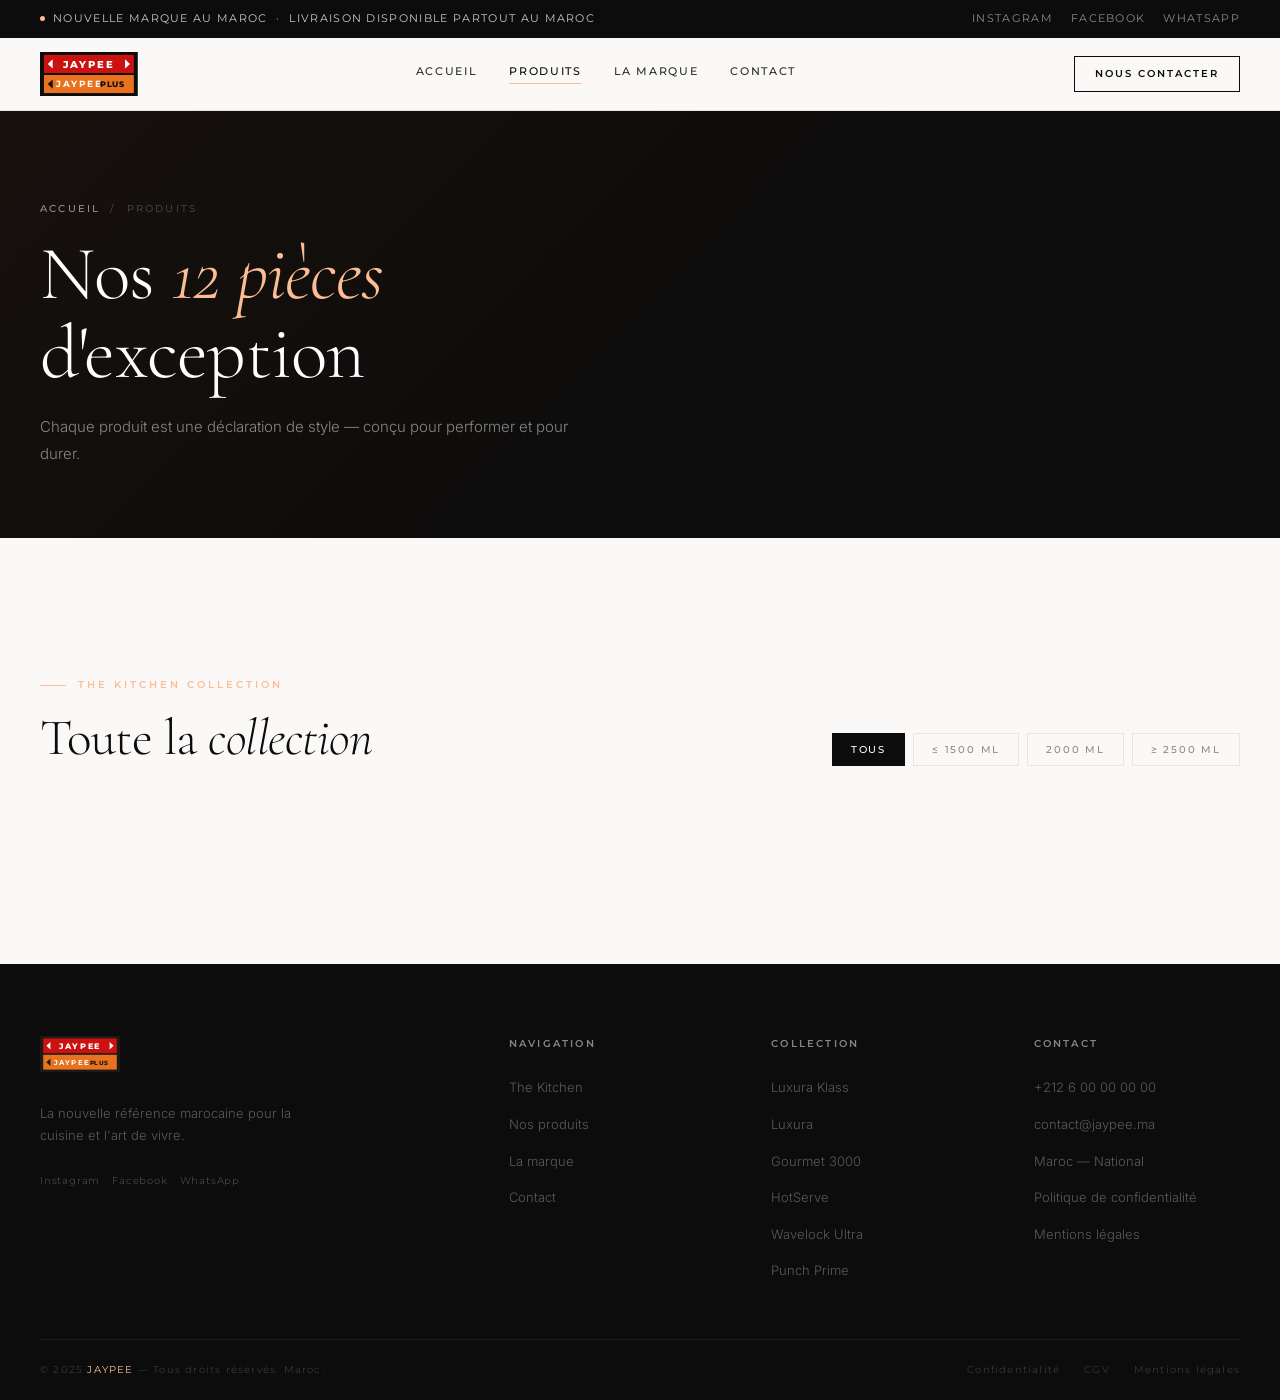
<file: produits.html>
<!DOCTYPE html>
<html lang="fr">
<head>
  <meta charset="UTF-8"/>
  <meta name="viewport" content="width=device-width,initial-scale=1.0"/>
  <title>Nos produits — JAYPEE Kitchen Collection</title>
  <meta name="description" content="Découvrez les 12 pièces de The Kitchen Collection — récipients isothermes en acier inoxydable, design premium, fabrication marocaine."/>
  <link rel="preconnect" href="https://fonts.googleapis.com"/>
  <link rel="preconnect" href="https://fonts.gstatic.com" crossorigin/>
  <link href="https://fonts.googleapis.com/css2?family=Cormorant+Garamond:ital,wght@0,300;0,400;0,500;0,600;1,300;1,400;1,500&family=Inter:wght@300;400;500;600&family=Montserrat:wght@300;400;500;600;700;800&display=swap" rel="stylesheet"/>
  <link rel="stylesheet" href="styles.css"/>
</head>
<body>

<div class="topbar">
  <div class="c">
    <div class="tb-msg"><span class="tb-dot"></span>Nouvelle marque au Maroc &nbsp;·&nbsp; Livraison disponible partout au Maroc</div>
    <div class="tb-soc"><a href="#">Instagram</a><a href="#">Facebook</a><a href="#">WhatsApp</a></div>
  </div>
</div>

<header class="hdr" id="hdr">
  <div class="c">
    <a href="index.html" class="logo-svg-wrap" aria-label="JAYPEE Accueil">
      <svg viewBox="0 0 200 90" xmlns="http://www.w3.org/2000/svg" height="48">
        <rect width="200" height="90" fill="#0c0c0c"/>
        <rect x="8" y="6" width="184" height="37" fill="#cc1111"/>
        <polygon points="16,24.5 26,15 26,34" fill="white"/>
        <polygon points="184,24.5 174,15 174,34" fill="white"/>
        <text x="100" y="32" font-family="Montserrat,Arial,sans-serif" font-size="20" font-weight="800" fill="white" text-anchor="middle" letter-spacing="4">JAYPEE</text>
        <rect x="8" y="47" width="184" height="37" fill="#e8721e"/>
        <polygon points="16,65.5 26,56 26,75" fill="#0c0c0c"/>
        <text x="80" y="72" font-family="Montserrat,Arial,sans-serif" font-size="18" font-weight="700" fill="white" text-anchor="middle" letter-spacing="3">JAYPEE</text>
        <text x="148" y="72" font-family="Montserrat,Arial,sans-serif" font-size="16" font-weight="800" fill="#0c0c0c" text-anchor="middle" letter-spacing="1">PLUS</text>
      </svg>
    </a>
    <nav class="nav">
      <a href="index.html">Accueil</a>
      <a href="produits.html" class="active">Produits</a>
      <a href="marque.html">La marque</a>
      <a href="contact.html">Contact</a>
    </nav>
    <div class="hdr-cta">
      <a href="contact.html" class="btn-border">Nous contacter</a>
      <button class="hamburger" onclick="openMenu()" aria-label="Menu"><span></span><span></span><span></span></button>
    </div>
  </div>
</header>

<div class="mob-menu" id="mobMenu">
  <button class="mob-close" onclick="closeMenu()">✕</button>
  <a href="index.html" onclick="closeMenu()">Accueil</a>
  <a href="produits.html" class="active" onclick="closeMenu()">Produits</a>
  <a href="marque.html" onclick="closeMenu()">La marque</a>
  <a href="contact.html" onclick="closeMenu()">Contact</a>
</div>

<!-- ════════════════ PAGE HERO ════════════════ -->
<section class="page-hero">
  <div class="c">
    <div class="page-hero-crumbs">
      <a href="index.html">Accueil</a><span>/</span><span>Produits</span>
    </div>
    <h1>Nos <em>12 pièces</em><br/>d'exception</h1>
    <p class="page-hero-sub">Chaque produit est une déclaration de style — conçu pour performer et pour durer.</p>
  </div>
</section>

<!-- ════════════════ PRODUITS GRID ════════════════ -->
<section class="products" id="produits">
  <div class="c">
    <div class="prod-hdr">
      <div class="reveal">
        <div class="s-label">The Kitchen Collection</div>
        <h2 class="s-title">Toute la <em>collection</em></h2>
      </div>
      <div class="prod-filters reveal d1">
        <button class="flt active" onclick="filterProd('all',this)">Tous</button>
        <button class="flt" onclick="filterProd('1500',this)">≤ 1500 ML</button>
        <button class="flt" onclick="filterProd('2000',this)">2000 ML</button>
        <button class="flt" onclick="filterProd('3000',this)">≥ 2500 ML</button>
      </div>
    </div>
    <div class="prod-grid" id="prodGrid"></div>
  </div>
</section>

<!-- ════════════════ FOOTER ════════════════ -->
<footer class="footer">
  <div class="c">
    <div class="foot-top">
      <div>
        <a href="index.html" class="logo-svg-wrap logo-svg-footer" aria-label="JAYPEE">
          <svg viewBox="0 0 200 90" xmlns="http://www.w3.org/2000/svg" height="40">
            <rect width="200" height="90" fill="#1a1a1a"/>
            <rect x="8" y="6" width="184" height="37" fill="#cc1111"/>
            <polygon points="16,24.5 26,15 26,34" fill="white"/>
            <polygon points="184,24.5 174,15 174,34" fill="white"/>
            <text x="100" y="32" font-family="Montserrat,Arial,sans-serif" font-size="20" font-weight="800" fill="white" text-anchor="middle" letter-spacing="4">JAYPEE</text>
            <rect x="8" y="47" width="184" height="37" fill="#e8721e"/>
            <polygon points="16,65.5 26,56 26,75" fill="#1a1a1a"/>
            <text x="80" y="72" font-family="Montserrat,Arial,sans-serif" font-size="18" font-weight="700" fill="white" text-anchor="middle" letter-spacing="3">JAYPEE</text>
            <text x="148" y="72" font-family="Montserrat,Arial,sans-serif" font-size="16" font-weight="800" fill="#1a1a1a" text-anchor="middle" letter-spacing="1">PLUS</text>
          </svg>
        </a>
        <p class="foot-desc">La nouvelle référence marocaine pour la cuisine et l'art de vivre.</p>
        <div class="foot-soc"><a href="#" class="foot-soc-a">Instagram</a><a href="#" class="foot-soc-a">Facebook</a><a href="#" class="foot-soc-a">WhatsApp</a></div>
      </div>
      <div class="foot-col">
        <div class="foot-col-ttl">Navigation</div>
        <ul>
          <li><a href="collection.html">The Kitchen</a></li>
          <li><a href="produits.html">Nos produits</a></li>
          <li><a href="marque.html">La marque</a></li>
          <li><a href="contact.html">Contact</a></li>
        </ul>
      </div>
      <div class="foot-col">
        <div class="foot-col-ttl">Collection</div>
        <ul>
          <li><a href="produits.html?id=0">Luxura Klass</a></li>
          <li><a href="produits.html?id=1">Luxura</a></li>
          <li><a href="produits.html?id=2">Gourmet 3000</a></li>
          <li><a href="produits.html?id=4">HotServe</a></li>
          <li><a href="produits.html?id=6">Wavelock Ultra</a></li>
          <li><a href="produits.html?id=11">Punch Prime</a></li>
        </ul>
      </div>
      <div class="foot-col">
        <div class="foot-col-ttl">Contact</div>
        <ul>
          <li><a href="tel:+212600000000">+212 6 00 00 00 00</a></li>
          <li><a href="mailto:contact@jaypee.ma">contact@jaypee.ma</a></li>
          <li><a href="contact.html">Maroc — National</a></li>
          <li><a href="confidentialite.html">Politique de confidentialité</a></li>
          <li><a href="mentions-legales.html">Mentions légales</a></li>
        </ul>
      </div>
    </div>
    <div class="foot-btm">
      <div class="foot-copy">© 2025 <span>JAYPEE</span> — Tous droits réservés. Maroc.</div>
      <div class="foot-nav"><a href="confidentialite.html">Confidentialité</a><a href="cgv.html">CGV</a><a href="mentions-legales.html">Mentions légales</a></div>
    </div>
  </div>
</footer>

<!-- ════════════════ PRODUCT DETAIL PANEL ════════════════ -->
<div class="pdp-overlay" id="pdpOverlay" onclick="closePDP()"></div>
<div class="pdp-panel" id="pdpPanel">
  <div class="pdp-header">
    <div class="logo-svg-wrap" style="opacity:.7">
      <svg viewBox="0 0 200 90" xmlns="http://www.w3.org/2000/svg" height="28">
        <rect width="200" height="90" fill="#0c0c0c"/>
        <rect x="8" y="6" width="184" height="37" fill="#cc1111"/>
        <polygon points="16,24.5 26,15 26,34" fill="white"/>
        <polygon points="184,24.5 174,15 174,34" fill="white"/>
        <text x="100" y="32" font-family="Montserrat,Arial,sans-serif" font-size="20" font-weight="800" fill="white" text-anchor="middle" letter-spacing="4">JAYPEE</text>
        <rect x="8" y="47" width="184" height="37" fill="#e8721e"/>
        <polygon points="16,65.5 26,56 26,75" fill="#0c0c0c"/>
        <text x="80" y="72" font-family="Montserrat,Arial,sans-serif" font-size="18" font-weight="700" fill="white" text-anchor="middle" letter-spacing="3">JAYPEE</text>
        <text x="148" y="72" font-family="Montserrat,Arial,sans-serif" font-size="16" font-weight="800" fill="#0c0c0c" text-anchor="middle" letter-spacing="1">PLUS</text>
      </svg>
    </div>
    <div style="display:flex;align-items:center;gap:10px">
      <div class="pdp-nav-btns">
        <button class="pdp-nav-btn" onclick="navPDP(-1)">← Préc.</button>
        <button class="pdp-nav-btn" onclick="navPDP(1)">Suiv. →</button>
      </div>
      <button class="pdp-close" onclick="closePDP()">✕</button>
    </div>
  </div>
  <div id="pdpContent"></div>
</div>

<script src="config/products.js"></script>
<script src="https://cdn.jsdelivr.net/npm/@supa
</file>
<file: styles.css>
/* ═══════ RESET ═══════ */
*,*::before,*::after{box-sizing:border-box;margin:0;padding:0}
html{scroll-behavior:smooth;font-size:16px}
body{font-family:'Inter',-apple-system,sans-serif;background:#faf9f7;color:#0c0c0c;line-height:1.6;overflow-x:hidden}
img{display:block;max-width:100%}
a{color:inherit;text-decoration:none}
ul{list-style:none}
button{font-family:inherit;cursor:pointer;border:none;background:none}

/* ═══════ CSS VARIABLES ═══════ */
:root{
  --black:#0c0c0c;--black-s:#1a1a1a;--char:#2d2d2d;
  --dark:#4a4a4a;--mid:#8a8a8a;--light:#c8c8c8;
  --cloud:#e8e6e2;--cream:#f4f2ee;--warm:#faf9f7;--white:#ffffff;
  --red:#cc1111;--orange:#fcbc94;--orange-s:#e8721e;
  --orange-p:rgba(212,98,26,.08);--orange-l:rgba(212,98,26,.25);
  --serif:'Cormorant Garamond',Georgia,serif;
  --sans:'Inter',-apple-system,sans-serif;
  --caps:'Montserrat',sans-serif;
  --tr:.35s cubic-bezier(.4,0,.2,1);
  --sh-sm:0 2px 16px rgba(0,0,0,.06);
  --sh-md:0 8px 40px rgba(0,0,0,.10);
  --sh-lg:0 24px 80px rgba(0,0,0,.14);
}

/* ═══════ LOGO SVG ═══════ */
.logo-svg-wrap{display:inline-block;line-height:0;cursor:pointer}
.logo-svg-wrap svg{height:44px;width:auto;display:block}

.logo-svg-sm svg{height:32px}
.logo-svg-footer svg{height:36px}

/* ═══════ TOPBAR ═══════ */
.topbar{background:var(--black);color:var(--light);font-family:var(--caps);font-size:11px;font-weight:400;letter-spacing:.12em;text-transform:uppercase;padding:10px 0}
.topbar .c{display:flex;align-items:center;justify-content:space-between}
.tb-msg{display:flex;align-items:center;gap:8px}
.tb-dot{width:5px;height:5px;border-radius:50%;background:var(--orange);flex-shrink:0}
.tb-soc{display:flex;gap:18px}
.tb-soc a{color:var(--mid);transition:color var(--tr)}
.tb-soc a:hover{color:var(--orange)}

/* ═══════ CONTAINER ═══════ */
.c{width:100%;max-width:1280px;margin:0 auto;padding:0 40px}

/* ═══════ HEADER ═══════ */
.hdr{background:var(--warm);border-bottom:1px solid var(--cloud);position:sticky;top:0;z-index:900;transition:box-shadow var(--tr)}
.hdr.scrolled{box-shadow:var(--sh-md)}
.hdr .c{display:grid;grid-template-columns:auto 1fr auto;align-items:center;padding-top:14px;padding-bottom:14px;gap:32px}
.nav{display:flex;align-items:center;justify-content:center;gap:32px}
.nav a{font-family:var(--caps);font-size:11px;font-weight:500;letter-spacing:.15em;text-transform:uppercase;color:var(--char);position:relative;padding-bottom:3px;transition:color var(--tr)}
.nav a::after{content:'';position:absolute;bottom:0;left:0;width:0;height:1px;background:var(--orange);transition:width var(--tr)}
.nav a:hover{color:var(--black)}
.nav a:hover::after{width:100%}
.hdr-cta{display:flex;align-items:center;gap:14px;justify-content:flex-end}
.btn-border{font-family:var(--caps);font-size:10px;font-weight:600;letter-spacing:.2em;text-transform:uppercase;border:1.5px solid var(--black);padding:9px 20px;transition:all var(--tr)}
.btn-border:hover{background:var(--black);color:var(--white)}
.hamburger{display:none;flex-direction:column;gap:5px;cursor:pointer;padding:4px;background:none;border:none}
.hamburger span{display:block;width:24px;height:1.5px;background:var(--black);transition:all var(--tr)}

/* ═══════ MOBILE MENU ═══════ */
.mob-menu{display:flex;position:fixed;inset:0;background:var(--black);z-index:2000;flex-direction:column;align-items:center;justify-content:center;gap:36px;opacity:0;pointer-events:none;transition:opacity var(--tr)}
.mob-menu.open{opacity:1;pointer-events:all}
.mob-menu a{font-family:var(--serif);font-size:34px;font-weight:300;color:var(--white);letter-spacing:.05em;transition:color var(--tr)}
.mob-menu a:hover{color:var(--orange)}
.mob-close{position:absolute;top:24px;right:32px;font-size:26px;color:var(--white);cursor:pointer;transition:color var(--tr);background:none;border:none;font-family:var(--sans)}
.mob-close:hover{color:var(--orange)}

/* ═══════ HERO ═══════ */
.hero{position:relative;height:92vh;min-height:600px;max-height:1000px;overflow:hidden;display:flex;align-items:center}
.hero-bg{position:absolute;inset:0;background:linear-gradient(to right,rgba(10,10,10,.78) 0%,rgba(10,10,10,.32) 55%,rgba(10,10,10,.04) 100%) center/cover no-repeat;background-size:cover;background-position:center;transform:scale(1.03);transition:transform 6s ease}
.hero:hover .hero-bg{transform:scale(1.00)}
.hero .c{position:relative;z-index:2}
.hero-badge{display:inline-flex;align-items:center;gap:10px;font-family:var(--caps);font-size:10px;font-weight:500;letter-spacing:.25em;text-transform:uppercase;color:var(--orange);margin-bottom:28px}
.hero-badge::before{content:'';display:block;width:32px;height:1px;background:var(--orange)}
.hero h1{font-family:var(--serif);font-size:clamp(44px,7vw,100px);font-weight:300;line-height:1.0;color:var(--white);letter-spacing:-.01em;max-width:640px;margin-bottom:28px}
.hero h1 em{font-style:italic;color:#f0ebe0}
.hero-sub{font-size:15px;font-weight:300;color:rgba(255,255,255,.68);max-width:440px;line-height:1.75;margin-bottom:48px}
.hero-acts{display:flex;align-items:center;gap:24px;flex-wrap:wrap}
.btn-primary{display:inline-flex;align-items:center;gap:12px;font-family:var(--caps);font-size:11px;font-weight:600;letter-spacing:.2em;text-transform:uppercase;background:var(--orange);color:var(--white);padding:16px 36px;transition:all var(--tr);cursor:pointer;border:none}
.btn-primary:hover{background:var(--orange-s);transform:translateY(-1px);box-shadow:0 8px 28px rgba(212,98,26,.30)}
.btn-ghost{display:inline-flex;align-items:center;gap:10px;font-family:var(--caps);font-size:11px;font-weight:500;letter-spacing:.2em;text-transform:uppercase;color:rgba(255,255,255,.78);border-bottom:1px solid rgba(255,255,255,.28);padding-bottom:2px;transition:all var(--tr)}
.btn-ghost:hover{color:var(--white);border-color:var(--orange)}
.hero-scroll{position:absolute;bottom:36px;left:50%;transform:translateX(-50%);display:flex;flex-direction:column;align-items:center;gap:8px;z-index:2;animation:bounce 2.5s ease-in-out infinite}
.hero-scroll span{font-family:var(--caps);font-size:9px;letter-spacing:.3em;text-transform:uppercase;color:rgba(255,255,255,.40)}
.hero-scroll-line{width:1px;height:36px;background:linear-gradient(to bottom,rgba(255,255,255,.35),transparent)}
@keyframes bounce{0%,100%{transform:translateX(-50%) translateY(0)}50%{transform:translateX(-50%) translateY(6px)}}

/* ═══════ MARQUEE ═══════ */
.marquee-strip{background:var(--black);padding:18px 0;overflow:hidden}
.marquee-inner{display:flex;align-items:center;gap:56px;white-space:nowrap;animation:marquee 22s linear infinite}
.marquee-item{display:flex;align-items:center;gap:18px;font-family:var(--caps);font-size:11px;font-weight:500;letter-spacing:.22em;text-transform:uppercase;color:rgba(255,255,255,.38);flex-shrink:0}
.marquee-item .d{width:4px;height:4px;border-radius:50%;background:var(--orange)}
@keyframes marquee{0%{transform:translateX(0)}100%{transform:translateX(-50%)}}

/* ═══════ SECTION COMMONS ═══════ */
.s-label{display:inline-flex;align-items:center;gap:12px;font-family:var(--caps);font-size:10px;font-weight:600;letter-spacing:.3em;text-transform:uppercase;color:var(--orange);margin-bottom:18px}
.s-label::before{content:'';width:26px;height:1px;background:var(--orange)}
.s-title{font-family:var(--serif);font-size:clamp(32px,4vw,58px);font-weight:300;line-height:1.08;letter-spacing:-.01em;color:var(--black)}
.s-title em{font-style:italic;font-weight:300}
.s-desc{font-size:15px;font-weight:300;line-height:1.78;color:var(--dark);max-width:540px}
.divider{width:44px;height:1px;background:var(--orange);margin:22px 0}
.reveal{opacity:1;transform:none;transition:opacity .7s ease,transform .7s ease}
.js-ready .reveal{opacity:0;transform:translateY(22px)}
.js-ready .reveal.vis{opacity:1;transform:translateY(0)}
.d1{transition-delay:.1s}.d2{transition-delay:.2s}.d3{transition-delay:.3s}.d4{transition-delay:.4s}

/* ═══════ UNIVERS ═══════ */
.univers{padding:120px 0;background:var(--warm)}
.univers-hdr{text-align:center;margin-bottom:70px}
.univers-hdr .s-label{justify-content:center}
.univers-hdr .s-label::before,.univers-hdr .s-label::after{content:'';width:26px;height:1px;background:var(--orange)}
.univers-grid{display:grid;grid-template-columns:repeat(3,1fr);gap:2px}
.ucard{position:relative;overflow:hidden;cursor:pointer;background:var(--char)}
.ucard:first-child{grid-row:span 2}
.ucard-bg{position:absolute;inset:0;background-size:cover;background-position:center;transition:transform .7s cubic-bezier(.4,0,.2,1),filter .7s ease;filter:brightness(.62)}
.ucard:hover .ucard-bg{transform:scale(1.06);filter:brightness(.50)}
.ucard-ov{position:absolute;inset:0;background:linear-gradient(to top,rgba(0,0,0,.72) 0%,transparent 60%)}
.ucard-cnt{position:absolute;bottom:0;left:0;right:0;padding:30px}
.ucard-tag{display:inline-block;font-family:var(--caps);font-size:9px;font-weight:600;letter-spacing:.3em;text-transform:uppercase;color:var(--orange);margin-bottom:8px}
.ucard-title{font-family:var(--serif);font-size:clamp(20px,2.2vw,30px);font-weight:300;color:var(--white);line-height:1.15}
.ucard-arrow{display:inline-flex;align-items:center;justify-content:center;width:34px;height:34px;border:1px solid rgba(255,255,255,.22);border-radius:50%;margin-top:14px;transition:all var(--tr);color:rgba(255,255,255,.55);font-size:14px}
.ucard:hover .ucard-arrow{background:var(--orange);border-color:var(--orange);color:var(--white)}
/* grid ratios */
.ucard:first-child{aspect-ratio:auto;min-height:520px}
.ucard:not(:first-child){aspect-ratio:4/3}

/* ═══════ KITCHEN EDITORIAL ═══════ */
.kitchen{padding:150px 0;background:var(--black);overflow:hidden}
.kitchen .c{display:grid;grid-template-columns:1fr 1fr;gap:80px;align-items:center}
.kitchen .s-label,.kitchen .s-title{color:var(--white)}
.kitchen .s-desc{color:rgba(255,255,255,.52)}
.kitchen-quote{font-family:var(--serif);font-size:21px;font-style:italic;font-weight:300;color:rgba(255,255,255,.30);line-height:1.65;border-left:2px solid var(--orange);padding-left:26px;margin-top:38px}
.kitchen-vis{position:relative;height:580px}
.kimg-main{position:absolute;top:0;right:0;width:78%;height:78%;background:url('https://images.unsplash.com/photo-1584990347449-a2d4c2b7a9b7?w=900&q=85&auto=format&fit=crop') center/cover}
.kimg-acc{position:absolute;bottom:0;left:0;width:44%;height:43%;background:url('https://images.unsplash.com/photo-1556909172-54557c7e4fb7?w=600&q=85&auto=format&fit=crop') center/cover;border:5px solid var(--black)}
.k-badge{position:absolute;top:-16px;left:26%;background:var(--orange);color:var(--white);font-family:var(--caps);font-size:9px;font-weight:600;letter-spacing:.22em;text-transform:uppercase;padding:7px 16px;z-index:2}

/* ═══════ STATS ═══════ */
.stats{background:var(--cream);padding:72px 0;border-top:1px solid var(--cloud);border-bottom:1px solid var(--cloud)}
.stats-grid{display:grid;grid-template-columns:repeat(4,1fr)}
.stat{text-align:center;padding:36px 20px;border-right:1px solid var(--cloud);transition:background var(--tr)}
.stat:last-child{border-right:none}
.stat:hover{background:var(--white)}
.stat-n{font-family:var(--serif);font-size:52px;font-weight:300;color:var(--black);line-height:1;margin-bottom:7px}
.stat-n span{color:var(--orange)}
.stat-l{font-family:var(--caps);font-size:10px;font-weight:500;letter-spacing:.22em;text-transform:uppercase;color:var(--mid)}

/* ═══════ ADMIN PANEL ═══════ */
.admin-overlay{position:fixed;inset:0;background:rgba(10,10,10,.85);z-index:9000;display:none;backdrop-filter:blur(6px)}
.admin-overlay.open{display:flex}
.admin-modal{margin:auto;width:min(1200px,96vw);height:min(880px,94vh);background:var(--warm);display:grid;grid-template-rows:auto 1fr;box-shadow:var(--sh-lg);overflow:hidden}
.admin-hdr{display:flex;align-items:center;justify-content:space-between;padding:18px 28px;background:var(--black);color:var(--white)}
.admin-hdr-l{display:flex;align-items:center;gap:14px}
.admin-hdr-ttl{font-family:var(--serif);font-size:22px;font-weight:400}
.admin-hdr-tag{font-family:var(--caps);font-size:9px;letter-spacing:.22em;color:var(--orange);padding:4px 10px;border:1px solid var(--orange)}
.admin-hdr-r{display:flex;gap:10px;align-items:center}
.admin-btn{font-family:var(--caps);font-size:10px;font-weight:600;letter-spacing:.18em;text-transform:uppercase;padding:9px 16px;cursor:pointer;border:none;transition:all var(--tr)}
.admin-btn-pri{background:var(--orange);color:var(--white)}
.admin-btn-pri:hover{background:var(--orange-s)}
.admin-btn-sec{background:transparent;color:var(--white);border:1px solid rgba(255,255,255,.25)}
.admin-btn-sec:hover{background:rgba(255,255,255,.10)}
.admin-btn-dng{background:var(--red);color:var(--white)}
.admin-btn-dng:hover{background:#a00}
.admin-close{background:none;border:none;color:var(--white);font-size:20px;cursor:pointer;padding:6px 10px}
.admin-body{display:grid;grid-template-columns:300px 1fr;height:100%;overflow:hidden}
.admin-side{background:var(--cream);border-right:1px solid var(--cloud);overflow-y:auto;padding:18px 14px}
.admin-side-h{font-family:var(--caps);font-size:9px;font-weight:600;letter-spacing:.22em;text-transform:uppercase;color:var(--mid);padding:6px 10px;display:flex;justify-content:space-between;align-items:center}
.admin-add{width:100%;background:var(--black);color:var(--white);font-family:var(--caps);font-size:10px;font-weight:600;letter-spacing:.18em;text-transform:uppercase;padding:11px;border:none;cursor:pointer;margin-bottom:14px;transition:all var(--tr)}
.admin-add:hover{background:var(--orange)}
.admin-list{display:flex;flex-direction:column;gap:4px}
.admin-litem{display:flex;align-items:center;gap:12px;padding:10px 12px;background:var(--white);border:1px solid var(--cloud);cursor:pointer;transition:all var(--tr)}
.admin-litem:hover{border-color:var(--orange)}
.admin-litem.active{border-color:var(--orange);background:var(--orange-p)}
.admin-litem-thumb{width:40px;height:40px;background:var(--cloud);background-size:cover;background-position:center;display:flex;align-items:center;justify-content:center;font-size:20px;flex-shrink:0}
.admin-litem-info{flex:1;min-width:0}
.admin-litem-name{font-family:var(--sans);font-size:13px;font-weight:500;color:var(--black);white-space:nowrap;overflow:hidden;text-overflow:ellipsis}
.admin-litem-cap{font-family:var(--caps);font-size:9px;letter-spacing:.15em;color:var(--mid)}
.admin-form{padding:24px 32px;overflow-y:auto;height:100%}
.admin-empty{display:flex;flex-direction:column;align-items:center;justify-content:center;height:100%;color:var(--mid);font-family:var(--sans);font-size:14px;gap:12px}
.admin-empty-ico{font-size:48px;opacity:.30}
.af-section{background:var(--white);padding:22px 24px;margin-bottom:18px;border:1px solid var(--cloud)}
.af-section-h{font-family:var(--caps);font-size:10px;font-weight:600;letter-spacing:.22em;text-transform:uppercase;color:var(--orange);margin-bottom:14px;display:flex;align-items:center;justify-content:space-between}
.af-row{display:grid;grid-template-columns:1fr 1fr;gap:14px;margin-bottom:12px}
.af-row.full{grid-template-columns:1fr}
.af-fld{display:flex;flex-direction:column;gap:6px}
.af-lbl{font-family:var(--caps);font-size:9px;font-weight:600;letter-spacing:.2em;text-transform:uppercase;color:var(--dark)}
.af-inp,.af-tar,.af-sel{width:100%;background:var(--warm);border:1px solid var(--cloud);padding:10px 12px;font-family:var(--sans);font-size:13px;color:var(--black);outline:none;transition:all var(--tr);font-weight:400}
.af-inp:focus,.af-tar:focus,.af-sel:focus{border-color:var(--orange);background:var(--white)}
.af-tar{min-height:90px;resize:vertical;line-height:1.55}
.af-mini-row{display:grid;grid-template-columns:1fr 90px 80px auto;gap:8px;align-items:center;margin-bottom:6px}
.af-mini-row-3{display:grid;grid-template-columns:1fr 1fr 60px auto;gap:8px;align-items:center;margin-bottom:6px}
.af-mini-row-feat{display:grid;grid-template-columns:60px 1fr auto;gap:8px;align-items:start;margin-bottom:8px}
.af-rm{background:transparent;border:1px solid var(--cloud);width:30px;height:30px;font-size:14px;cursor:pointer;color:var(--mid);transition:all var(--tr);display:flex;align-items:center;justify-content:center}
.af-rm:hover{background:var(--red);color:var(--white);border-color:var(--red)}
.af-add{background:transparent;border:1px dashed var(--cloud);padding:8px 14px;font-family:var(--caps);font-size:9px;font-weight:600;letter-spacing:.18em;text-transform:uppercase;color:var(--mid);cursor:pointer;transition:all var(--tr);margin-top:6px}
.af-add:hover{border-color:var(--orange);color:var(--orange)}
.af-color-sw{width:30px;height:30px;border:1px solid var(--cloud);background:#ccc}
/* Photo upload */
.af-photos{display:grid;grid-template-columns:repeat(auto-fill,minmax(120px,1fr));gap:10px;margin-top:6px}
.af-photo{position:relative;aspect-ratio:1;border:2px dashed var(--cloud);background:var(--cream);overflow:hidden;cursor:pointer;display:flex;align-items:center;justify-content:center;transition:all var(--tr)}
.af-photo:hover{border-color:var(--orange)}
.af-photo img{width:100%;height:100%;object-fit:cover;display:block}
.af-photo-rm{position:absolute;top:6px;right:6px;width:24px;height:24px;background:rgba(10,10,10,.75);color:var(--white);border:none;border-radius:50%;cursor:pointer;font-size:12px;display:flex;align-items:center;justify-content:center;opacity:0;transition:opacity var(--tr)}
.af-photo:hover .af-photo-rm{opacity:1}
.af-photo-add{flex-direction:column;gap:6px;color:var(--mid)}
.af-photo-add-ico{font-size:28px;opacity:.5}
.af-photo-add-txt{font-family:var(--caps);font-size:8px;letter-spacing:.2em;text-transform:uppercase}
.af-photo-add input{display:none}
.af-actions{display:flex;justify-content:space-between;gap:14px;padding:18px 0 12px;border-top:1px solid var(--cloud);position:sticky;bottom:0;background:var(--warm);margin-top:18px}
.af-actions-l{display:flex;gap:10px}
.af-actions-r{display:flex;gap:10px}
.af-toast{position:fixed;bottom:30px;left:50%;transform:translateX(-50%);background:var(--black);color:var(--white);padding:14px 26px;font-family:var(--caps);font-size:11px;letter-spacing:.18em;text-transform:uppercase;z-index:9999;box-shadow:var(--sh-md);opacity:0;transition:opacity .3s ease}
.af-toast.show{opacity:1}
.af-toast.success{background:#2d7a4f}
.af-toast.error{background:var(--red)}
@media(max-width:780px){
  .admin-modal{height:100vh;width:100vw}
  .admin-body{grid-template-columns:1fr;grid-template-rows:auto 1fr}
  .admin-side{max-height:200px;border-right:none;border-bottom:1px solid var(--cloud)}
  .af-row{grid-template-columns:1fr}
  .admin-form{padding:16px}
}

/* ═══════ PRODUCTS GRID ═══════ */
.products{padding:130px 0;background:var(--warm)}
.prod-hdr{display:flex;align-items:flex-end;justify-content:space-between;margin-bottom:68px;gap:28px;flex-wrap:wrap}
.prod-filters{display:flex;gap:8px;flex-wrap:wrap}
.flt{font-family:var(--caps);font-size:10px;font-weight:500;letter-spacing:.18em;text-transform:uppercase;border:1.5px solid var(--cloud);background:transparent;color:var(--mid);padding:9px 18px;cursor:pointer;transition:all var(--tr)}
.flt.active,.flt:hover{border-color:var(--black);background:var(--black);color:var(--white)}
.prod-grid{display:grid;grid-template-columns:repeat(4,1fr);gap:2px}
.pcard{background:var(--white);position:relative;overflow:hidden;cursor:pointer;transition:transform var(--tr),box-shadow var(--tr)}
.pcard:hover{transform:translateY(-4px);box-shadow:var(--sh-lg);z-index:2}
.pcard-vis{position:relative;aspect-ratio:1;overflow:hidden;background:var(--cream);display:flex;align-items:center;justify-content:center}
.pcard-img{width:100%;height:100%;object-fit:cover;transition:transform .7s cubic-bezier(.4,0,.2,1)}
.pcard:hover .pcard-img{transform:scale(1.06)}
.pcard-ph{width:100%;height:100%;display:flex;align-items:center;justify-content:center;flex-direction:column;gap:10px;background:var(--cream);transition:background var(--tr)}
.pcard:hover .pcard-ph{background:var(--cloud)}
.pcard-ph-ico{font-size:44px;opacity:.16}
.pcard-ph-txt{font-family:var(--caps);font-size:9px;letter-spacing:.22em;text-transform:uppercase;color:var(--light)}
.pbadge{position:absolute;top:14px;left:14px;font-family:var(--caps);font-size:9px;font-weight:600;letter-spacing:.18em;text-transform:uppercase;padding:5px 11px;background:var(--black);color:var(--white)}
.pbadge.new{background:var(--orange)}
.pcard-ov{position:absolute;inset:0;display:flex;align-items:center;justify-content:center;transition:background var(--tr)}
.pcard:hover .pcard-ov{background:rgba(10,10,10,.05)}
.pcard-ov-btn{font-family:var(--caps);font-size:10px;font-weight:600;letter-spacing:.18em;text-transform:uppercase;background:var(--white);color:var(--black);padding:11px 22px;opacity:0;transform:translateY(8px);transition:all var(--tr);border:1px solid var(--cloud)}
.pcard:hover .pcard-ov-btn{opacity:1;transform:translateY(0)}
.pcard-ov-btn:hover{background:var(--orange)!important;color:var(--white)!important;border-color:var(--orange)!important}
.pcard-body{padding:18px 20px 22px}
.pcard-cat{font-family:var(--caps);font-size:9px;font-weight:500;letter-spacing:.22em;text-transform:uppercase;color:var(--orange);margin-bottom:7px}
.pcard-name{font-family:var(--serif);font-size:22px;font-weight:400;color:var(--black);line-height:1.2;margin-bottom:7px;transition:color var(--tr)}
.pcard:hover .pcard-name{color:var(--char)}
.pcard-desc{font-size:12px;font-weight:300;color:var(--mid);line-height:1.6;margin-bottom:13px}
.pcard-meta{display:flex;align-items:center;justify-content:space-between}
.pcols{display:flex;gap:5px}
.pcol-dot{width:10px;height:10px;border-radius:50%;border:1px solid rgba(0,0,0,.10);flex-shrink:0}
.pcard-act{font-family:var(--caps);font-size:9px;font-weight:600;letter-spacing:.18em;text-transform:uppercase;color:var(--black);display:flex;align-items:center;gap:6px;transition:color var(--tr);background:none;border:none;cursor:pointer}
.pcard-act::after{content:'→';transition:transform var(--tr)}
.pcard:hover .pcard-act{color:var(--orange)}
.pcard:hover .pcard-act::after{transform:translateX(3px)}

/* ═══════ WHY US ═══════ */
.why{padding:130px 0;background:var(--cream)}
.why .c{display:grid;grid-template-columns:1fr 1fr;gap:90px;align-items:center}
.why-vis{position:relative}
.why-img{width:100%;aspect-ratio:4/5;object-fit:cover;background:url('https://images.unsplash.com/photo-1585771724684-38269d6639fd?w=800&q=85&auto=format&fit=crop') center/cover;position:relative;z-index:1}
.why-frame{position:absolute;top:-18px;right:-18px;width:46%;aspect-ratio:1;border:1px solid var(--orange-l);z-index:0}
.why-lbl{position:absolute;bottom:-18px;left:-18px;background:var(--black);color:var(--white);font-family:var(--caps);font-size:9px;font-weight:500;letter-spacing:.22em;text-transform:uppercase;padding:14px 20px;z-index:2}
.why-list{margin-top:44px}
.why-item{display:flex;gap:22px;padding:26px 0;border-bottom:1px solid var(--cloud);transition:padding-left var(--tr)}
.why-item:first-child{padding-top:0;border-top:1px solid var(--cloud)}
.why-item:hover{padding-left:6px}
.why-num{font-family:var(--serif);font-size:13px;font-weight:400;color:var(--orange);min-width:26px;padding-top:2px}
.why-title{font-family:var(--serif);font-size:20px;font-weight:400;color:var(--black);margin-bottom:7px;line-height:1.2}
.why-txt{font-size:13px;font-weight:300;color:var(--dark);line-height:1.65}

/* ═══════ STORY ═══════ */
.story{padding:150px 0;background:var(--black);overflow:hidden}
.story .c{display:grid;grid-template-columns:1fr 1fr;gap:90px;align-items:center}
.story .s-label{color:var(--orange)}
.story .s-title{color:var(--white)}
.story-vis{position:relative;height:560px}
.simg1{position:absolute;top:0;left:0;width:67%;height:68%;background:url('https://images.unsplash.com/photo-1556909048-f81e7c60f1d4?w=700&q=85&auto=format&fit=crop') center/cover}
.simg2{position:absolute;bottom:0;right:0;width:54%;height:51%;background:url('https://images.unsplash.com/photo-1600585152220-90363fe7e115?w=600&q=85&auto=format&fit=crop') center/cover;border:5px solid var(--black)}
.s-year{position:absolute;top:50%;left:55%;transform:translate(-50%,-50%);font-family:var(--serif);font-size:100px;font-weight:300;color:rgba(255,255,255,.05);white-space:nowrap;line-height:1}
.story-para{font-size:15px;font-weight:300;color:rgba(255,255,255,.52);line-height:1.82;margin-bottom:18px;margin-top:18px}
.story-sig{margin-top:40px;display:flex;align-items:center;gap:18px;padding-top:24px;border-top:1px solid rgba(255,255,255,.07)}
.story-sig-line{width:32px;height:1px;background:var(--orange)}
.story-sig-txt{font-family:var(--serif);font-size:14px;font-style:italic;font-weight:300;color:rgba(255,255,255,.36)}

/* ═══════ GALLERY ═══════ */
.gallery{padding:130px 0;background:var(--warm)}
.gal-hdr{text-align:center;margin-bottom:68px}
.gal-hdr .s-label{justify-content:center}
.gal-hdr .s-label::before{display:none}
.gal-hdr .s-label::after{content:'';width:26px;height:1px;background:var(--orange)}
.gal-grid{display:grid;grid-template-columns:repeat(12,1fr);grid-template-rows:repeat(2,250px);gap:4px}
.gal-item{overflow:hidden;background:var(--cloud);cursor:pointer}
.gal-item:nth-child(1){grid-column:span 5;grid-row:span 2}
.gal-item:nth-child(2){grid-column:span 4}
.gal-item:nth-child(3){grid-column:span 3}
.gal-item:nth-child(4){grid-column:span 3}
.gal-item:nth-child(5){grid-column:span 4}
.gal-bg{width:100%;height:100%;background-size:cover;background-position:center;transition:transform .7s cubic-bezier(.4,0,.2,1),filter .7s ease;filter:brightness(.88) saturate(.78)}
.gal-item:hover .gal-bg{transform:scale(1.07);filter:brightness(.80) saturate(.65)}

/* ═══════ CONTACT ═══════ */
.contact{padding:130px 0;background:var(--cream)}
.contact .c{display:grid;grid-template-columns:1fr 1fr;gap:90px;align-items:start}
.cd{display:flex;align-items:flex-start;gap:16px;margin-bottom:24px}
.cd-ico{width:40px;height:40px;border:1px solid var(--cloud);display:flex;align-items:center;justify-content:center;font-size:15px;flex-shrink:0;transition:all var(--tr)}
.cd:hover .cd-ico{background:var(--orange);border-color:var(--orange)}
.cd-lbl{font-family:var(--caps);font-size:9px;font-weight:600;letter-spacing:.22em;text-transform:uppercase;color:var(--orange);margin-bottom:3px}
.cd-val{font-size:14px;font-weight:400;color:var(--black)}
.soc-row{display:flex;gap:10px;margin-top:36px}
.soc-btn{width:38px;height:38px;border:1px solid var(--cloud);display:flex;align-items:center;justify-content:center;font-size:13px;cursor:pointer;transition:all var(--tr);color:var(--char);font-family:var(--caps);font-weight:600;font-size:9px;letter-spacing:.05em}
.soc-btn:hover{background:var(--black);border-color:var(--black);color:var(--white)}
.form-row{display:grid;grid-template-columns:1fr 1fr;gap:14px;margin-bottom:14px}
.fg{margin-bottom:14px}
.fl{display:block;font-family:var(--caps);font-size:9px;font-weight:600;letter-spacing:.22em;text-transform:uppercase;color:var(--dark);margin-bottom:7px}
.fi,.fta{width:100%;background:var(--white);border:1px solid var(--cloud);padding:13px 15px;font-family:var(--sans);font-size:14px;font-weight:300;color:var(--black);outline:none;transition:all var(--tr);appearance:none;-webkit-appearance:none;border-radius:0}
.fi::placeholder,.fta::placeholder{color:var(--light)}
.fi:focus,.fta:focus{border-color:var(--orange);box-shadow:0 0 0 3px var(--orange-p)}
.fta{resize:vertical;min-height:110px}
.fsub{width:100%;background:var(--black);color:var(--white);border:none;font-family:var(--caps);font-size:11px;font-weight:600;letter-spacing:.22em;text-transform:uppercase;padding:16px 32px;cursor:pointer;transition:all var(--tr);display:flex;align-items:center;justify-content:center;gap:10px;margin-top:6px}
.fsub:hover{background:var(--orange);transform:translateY(-1px)}

/* ═══════ FOOTER ═══════ */
.footer{background:var(--black);padding:72px 0 0}
.foot-top{display:grid;grid-template-columns:2fr 1fr 1fr 1fr;gap:56px;padding-bottom:56px;border-bottom:1px solid rgba(255,255,255,.06)}
.foot-desc{font-size:13px;font-weight:300;color:rgba(255,255,255,.32);line-height:1.72;max-width:290px;margin:22px 0 26px}
.foot-col-ttl{font-family:var(--caps);font-size:10px;font-weight:600;letter-spacing:.22em;text-transform:uppercase;color:rgba(255,255,255,.50);margin-bottom:22px}
.foot-col ul{display:flex;flex-direction:column;gap:11px}
.foot-col ul a{font-size:13px;font-weight:300;color:rgba(255,255,255,.32);transition:color var(--tr)}
.foot-col ul a:hover{color:var(--orange)}
.foot-soc{display:flex;gap:12px;margin-top:4px}
.foot-soc-a{font-family:var(--caps);font-size:10px;letter-spacing:.08em;color:rgba(255,255,255,.24);transition:color var(--tr)}
.foot-soc-a:hover{color:var(--orange)}
.foot-btm{display:flex;align-items:center;justify-content:space-between;padding:22px 0;gap:16px;flex-wrap:wrap}
.foot-copy{font-family:var(--caps);font-size:10px;font-weight:400;letter-spacing:.12em;color:rgba(255,255,255,.18)}
.foot-copy span{color:var(--orange)}
.foot-nav{display:flex;gap:24px}
.foot-nav a{font-family:var(--caps);font-size:10px;letter-spacing:.12em;color:rgba(255,255,255,.18);transition:color var(--tr)}
.foot-nav a:hover{color:var(--orange)}

/* ═══════════════════════════════════════════
   PRODUCT DETAIL PAGE (overlay)
═══════════════════════════════════════════ */
.pdp-overlay{position:fixed;inset:0;z-index:1800;background:rgba(0,0,0,0);pointer-events:none;transition:background .4s ease}
.pdp-overlay.open{background:rgba(0,0,0,.55);pointer-events:all}
.pdp-panel{position:fixed;top:0;right:0;bottom:0;width:min(900px,95vw);background:var(--warm);z-index:1900;transform:translateX(100%);transition:transform .5s cubic-bezier(.4,0,.2,1);overflow-y:auto;overflow-x:hidden}
.pdp-panel.open{transform:translateX(0)}
/* Panel header */
.pdp-header{display:flex;align-items:center;justify-content:space-between;padding:22px 40px;border-bottom:1px solid var(--cloud);position:sticky;top:0;background:var(--warm);z-index:10}
.pdp-close{width:40px;height:40px;border:1.5px solid var(--cloud);background:none;display:flex;align-items:center;justify-content:center;cursor:pointer;font-size:18px;color:var(--dark);transition:all var(--tr)}
.pdp-close:hover{border-color:var(--black);color:var(--black)}
.pdp-nav-btns{display:flex;gap:8px}
.pdp-nav-btn{font-family:var(--caps);font-size:9px;font-weight:600;letter-spacing:.18em;text-transform:uppercase;border:1.5px solid var(--cloud);background:none;color:var(--mid);padding:8px 16px;cursor:pointer;transition:all var(--tr);display:flex;align-items:center;gap:6px}
.pdp-nav-btn:hover{border-color:var(--black);color:var(--black)}
/* Panel body */
.pdp-body{padding:0}
/* Hero visuel */
.pdp-visual{position:relative;background:var(--cream);aspect-ratio:16/9;display:flex;align-items:center;justify-content:center;overflow:hidden}
.pdp-visual-img{width:100%;height:100%;object-fit:cover;transition:transform .7s ease}
.pdp-visual:hover .pdp-visual-img{transform:scale(1.04)}
.pdp-visual-ph{width:100%;height:100%;display:flex;flex-direction:column;align-items:center;justify-content:center;gap:16px}
.pdp-ph-ico{font-size:80px;opacity:.12}
.pdp-ph-txt{font-family:var(--caps);font-size:10px;letter-spacing:.25em;text-transform:uppercase;color:var(--light)}
.pdp-badge-zone{position:absolute;top:20px;left:20px;display:flex;gap:8px}
.pdp-badge{font-family:var(--caps);font-size:9px;font-weight:600;letter-spacing:.18em;text-transform:uppercase;padding:6px 14px;background:var(--black);color:var(--white)}
.pdp-badge.new-b{background:var(--orange)}
/* Thumbnail strip */
.pdp-thumbs{display:flex;gap:8px;padding:16px 40px;background:var(--white);border-bottom:1px solid var(--cloud);overflow-x:auto}
.pdp-thumb{width:64px;height:64px;background:var(--cream);flex-shrink:0;cursor:pointer;border:2px solid transparent;transition:border-color var(--tr);display:flex;align-items:center;justify-content:center;font-size:22px;opacity:.5}
.pdp-thumb.active{border-color:var(--orange);opacity:1}
/* Info zone */
.pdp-info{padding:40px 40px 60px}
.pdp-cat{font-family:var(--caps);font-size:10px;font-weight:600;letter-spacing:.28em;text-transform:uppercase;color:var(--orange);margin-bottom:10px}
.pdp-name{font-family:var(--serif);font-size:clamp(36px,4vw,54px);font-weight:300;color:var(--black);line-height:1.05;margin-bottom:6px}
.pdp-cap{font-family:var(--caps);font-size:11px;font-weight:500;letter-spacing:.2em;text-transform:uppercase;color:var(--mid);margin-bottom:28px}
.pdp-divider{width:40px;height:1px;background:var(--orange);margin-bottom:28px}
.pdp-desc-block{font-size:15px;font-weight:300;color:var(--dark);line-height:1.80;margin-bottom:36px}
/* Couleurs */
.pdp-section-lbl{font-family:var(--caps);font-size:9px;font-weight:600;letter-spacing:.28em;text-transform:uppercase;color:var(--mid);margin-bottom:14px}
.pdp-colors{display:flex;gap:10px;flex-wrap:wrap;margin-bottom:36px}
.pdp-col{display:flex;flex-direction:column;align-items:center;gap:6px;cursor:pointer;transition:transform var(--tr)}
.pdp-col:hover{transform:scale(1.08)}
.pdp-col-swatch{width:36px;height:36px;border-radius:50%;border:2px solid transparent;transition:border-color var(--tr);box-shadow:0 2px 8px rgba(0,0,0,.12)}
.pdp-col.sel .pdp-col-swatch{border-color:var(--orange)}
.pdp-col-name{font-family:var(--caps);font-size:8px;font-weight:500;letter-spacing:.15em;text-transform:uppercase;color:var(--mid);white-space:nowrap}
/* Features */
.pdp-features{display:grid;grid-template-columns:1fr 1fr;gap:16px;margin-bottom:40px}
.pdp-feat{display:flex;align-items:flex-start;gap:14px;padding:18px;background:var(--white);border:1px solid var(--cloud);transition:border-color var(--tr)}
.pdp-feat:hover{border-color:var(--orange-l)}
.pdp-feat-ico{font-size:22px;flex-shrink:0;margin-top:2px}
.pdp-feat-ttl{font-family:var(--serif);font-size:16px;font-weight:400;color:var(--black);margin-bottom:3px}
.pdp-feat-txt{font-size:12px;font-weight:300;color:var(--mid);line-height:1.55}
/* Specs */
.pdp-specs{background:var(--black);padding:28px;margin-bottom:40px}
.pdp-specs-ttl{font-family:var(--caps);font-size:10px;font-weight:600;letter-spacing:.25em;text-transform:uppercase;color:var(--orange);margin-bottom:18px}
.pdp-spec-row{display:flex;justify-content:space-between;align-items:center;padding:10px 0;border-bottom:1px solid rgba(255,255,255,.07)}
.pdp-spec-row:last-child{border-bottom:none}
.pdp-spec-key{font-family:var(--caps);font-size:10px;font-weight:400;letter-spacing:.15em;text-transform:uppercase;color:rgba(255,255,255,.40)}
.pdp-spec-val{font-family:var(--serif);font-size:16px;font-weight:300;color:var(--white)}
/* CTA */
.pdp-cta-zone{display:flex;gap:12px;flex-wrap:wrap}
.pdp-cta-primary{flex:1;background:var(--black);color:var(--white);font-family:var(--caps);font-size:11px;font-weight:600;letter-spacing:.2em;text-transform:uppercase;padding:16px 24px;border:none;cursor:pointer;transition:all var(--tr);display:flex;align-items:center;justify-content:center;gap:10px}
.pdp-cta-primary:hover{background:var(--orange)}
.pdp-cta-sec{font-family:var(--caps);font-size:10px;font-weight:500;letter-spacing:.18em;text-transform:uppercase;border:1.5px solid var(--cloud);padding:14px 20px;cursor:pointer;transition:all var(--tr);color:var(--char);background:none}
.pdp-cta-sec:hover{border-color:var(--black);color:var(--black)}
/* Related */
.pdp-related{padding:40px 40px 50px;border-top:1px solid var(--cloud)}
.pdp-related-ttl{font-family:var(--serif);font-size:24px;font-weight:300;color:var(--black);margin-bottom:24px}
.pdp-related-grid{display:grid;grid-template-columns:repeat(3,1fr);gap:2px}
.pdp-rel-card{background:var(--cream);cursor:pointer;transition:all var(--tr);overflow:hidden}
.pdp-rel-card:hover{transform:translateY(-2px);box-shadow:var(--sh-md)}
.pdp-rel-vis{aspect-ratio:1;background:var(--cloud);display:flex;align-items:center;justify-content:center;font-size:28px;overflow:hidden}
.pdp-rel-body{padding:12px 14px}
.pdp-rel-name{font-family:var(--serif);font-size:16px;font-weight:400;margin-bottom:3px}
.pdp-rel-cap{font-family:var(--caps);font-size:9px;letter-spacing:.18em;text-transform:uppercase;color:var(--orange)}

/* ═══════ RESPONSIVE ═══════ */
@media(max-width:1024px){
  .c{padding:0 28px}
  .univers-grid{grid-template-columns:1fr 1fr}
  .ucard:first-child{grid-row:span 1;min-height:300px}
  .prod-grid{grid-template-columns:repeat(3,1fr)}
  .kitchen .c,.why .c,.story .c{grid-template-columns:1fr;gap:56px}
  .kitchen-vis,.story-vis{height:380px}
  .contact .c{grid-template-columns:1fr;gap:56px}
  .foot-top{grid-template-columns:1fr 1fr;gap:36px}
  .stats-grid{grid-template-columns:repeat(2,1fr)}
  .pdp-panel{width:95vw}
  .pdp-features{grid-template-columns:1fr}
}
@media(max-width:768px){
  .topbar .c{flex-direction:column;gap:5px;text-align:center}
  .hdr .c{grid-template-columns:auto auto;justify-content:space-between}
  .nav{display:none}
  .hdr-cta .btn-border{display:none}
  .hamburger{display:flex}
  .prod-grid{grid-template-columns:repeat(2,1fr)}
  .univers-grid{grid-template-columns:1fr}
  .ucard:first-child{min-height:260px}
  .gal-grid{grid-template-columns:repeat(2,1fr);grid-template-rows:auto}
  .gal-item{grid-column:span 1!important;grid-row:span 1!important;height:200px}
  .foot-top{grid-template-columns:1fr;gap:28px}
  .form-row{grid-template-columns:1fr}
  .prod-hdr{flex-direction:column;align-items:flex-start}
  .pdp-info{padding:28px 24px 50px}
  .pdp-header{padding:16px 24px}
  .pdp-thumbs{padding:12px 24px}
  .pdp-related{padding:28px 24px 40px}
  .pdp-related-grid{grid-template-columns:repeat(2,1fr)}
  .pdp-features{grid-template-columns:1fr}
}
@media(max-width:480px){
  .c{padding:0 18px}
  .prod-grid{grid-template-columns:1fr 1fr;gap:1px}
  .hero{height:100svh}
  .hero-acts{flex-direction:column;align-items:flex-start}
  .btn-primary{width:100%;justify-content:center}
  .pdp-panel{width:100vw}
}

/* ═══════ NAV ACTIVE ═══════ */
.nav a.active{color:var(--black)}
.nav a.active::after{width:100%}
.mob-menu a.active{color:var(--orange)}

/* ═══════ PAGE HEADER ═══════ */
.page-hero{background:var(--black);color:var(--white);padding:90px 0 70px;position:relative;overflow:hidden}
.page-hero::before{content:'';position:absolute;inset:0;background:linear-gradient(135deg,rgba(212,98,26,.05) 0%,transparent 60%);pointer-events:none}
.page-hero .c{position:relative;z-index:2}
.page-hero-crumbs{display:flex;align-items:center;gap:10px;font-family:var(--caps);font-size:10px;font-weight:500;letter-spacing:.22em;text-transform:uppercase;color:rgba(255,255,255,.36);margin-bottom:18px}
.page-hero-crumbs a{color:rgba(255,255,255,.55);transition:color var(--tr)}
.page-hero-crumbs a:hover{color:var(--orange)}
.page-hero-crumbs span{color:rgba(255,255,255,.20)}
.page-hero h1{font-family:var(--serif);font-size:clamp(40px,6vw,76px);font-weight:300;line-height:1.05;letter-spacing:-.01em;margin-bottom:20px;max-width:860px}
.page-hero h1 em{font-style:italic;color:var(--orange)}
.page-hero-sub{font-size:15px;font-weight:300;color:rgba(255,255,255,.50);max-width:560px;line-height:1.78}

/* ════════════════════════════════════════════
   PDP — PER-COLOR IMAGE NAVIGATION
════════════════════════════════════════════ */
.pdp-visual-img{opacity:1;transition:opacity .35s ease, transform .7s ease}
.pdp-visual-nav{position:absolute;top:50%;transform:translateY(-50%);width:48px;height:48px;border-radius:50%;background:rgba(255,255,255,.92);border:none;color:var(--black);cursor:pointer;display:flex;align-items:center;justify-content:center;box-shadow:0 4px 18px rgba(0,0,0,.18);transition:all var(--tr);z-index:5}
.pdp-visual-nav:hover{background:var(--orange);color:var(--white);box-shadow:0 6px 22px rgba(232,114,30,.35)}
.pdp-visual-nav-prev{left:18px}
.pdp-visual-nav-next{right:18px}
.pdp-visual-color-tag{position:absolute;bottom:18px;left:50%;transform:translateX(-50%);background:rgba(10,10,10,.78);backdrop-filter:blur(8px);color:var(--white);padding:8px 16px;display:flex;align-items:center;gap:12px;font-family:var(--caps);font-size:10px;font-weight:500;letter-spacing:.18em;text-transform:uppercase;z-index:4}
.pdp-color-name{color:var(--white)}
.pdp-color-counter{color:var(--orange);font-weight:600;border-left:1px solid rgba(255,255,255,.25);padding-left:12px}
@media(max-width:640px){
  .pdp-visual-nav{width:40px;height:40px}
  .pdp-visual-nav-prev{left:10px}
  .pdp-visual-nav-next{right:10px}
  .pdp-visual-color-tag{font-size:9px;padding:6px 12px;gap:8px;bottom:12px}
}

/* ════════════════════════════════════════════
   ADMIN — COLOR CARD WITH PHOTO
════════════════════════════════════════════ */
.af-color-card{display:grid;grid-template-columns:140px 1fr;gap:14px;padding:12px;background:var(--white);border:1px solid var(--cloud);margin-bottom:10px;align-items:start}
.af-color-card-photo{position:relative;aspect-ratio:1;background:var(--cream);overflow:hidden;border:1px dashed var(--cloud)}
.af-color-card-photo img{width:100%;height:100%;object-fit:cover;display:block}
.af-color-photo-rm{position:absolute;top:6px;right:6px;width:24px;height:24px;background:rgba(10,10,10,.75);color:var(--white);border:none;border-radius:50%;cursor:pointer;font-size:12px;display:flex;align-items:center;justify-content:center;transition:background var(--tr)}
.af-color-photo-rm:hover{background:var(--red)}
.af-color-photo-add{width:100%;height:100%;display:flex;flex-direction:column;align-items:center;justify-content:center;gap:6px;color:var(--mid);cursor:pointer;text-align:center;padding:8px;transition:all var(--tr)}
.af-color-photo-add:hover{color:var(--orange);background:rgba(232,114,30,.04)}
.af-color-photo-add-ico{font-size:26px;opacity:.55}
.af-color-photo-add-txt{font-family:var(--caps);font-size:8px;letter-spacing:.18em;text-transform:uppercase;line-height:1.4}
.af-color-photo-add input{display:none}
.af-color-card-info{display:flex;flex-direction:column;gap:8px}
.af-color-card-row{display:grid;grid-template-columns:90px 60px auto;gap:8px;align-items:center}
@media(max-width:640px){
  .af-color-card{grid-template-columns:1fr}
  .af-color-card-photo{aspect-ratio:16/10;max-width:240px}
}

/* ════════════════════════════════════════════
   ADMIN — MULTI-IMAGE COLOR CARD + FOLDER STATUS
════════════════════════════════════════════ */
.af-color-card{grid-template-columns:200px 1fr}
@media(max-width:640px){.af-color-card{grid-template-columns:1fr}}

.af-color-card-images{display:flex;flex-direction:column;gap:8px;min-width:0}
.af-color-imgs-h{font-family:var(--caps);font-size:9px;letter-spacing:.18em;text-transform:uppercase;color:var(--mid);font-weight:600}
.af-color-imgs-grid{display:grid;grid-template-columns:repeat(auto-fill,minmax(110px,1fr));gap:8px}
.af-color-img-tile{position:relative;background:var(--cream);border:1px solid var(--cloud);overflow:hidden;display:flex;flex-direction:column}
.af-color-img-tile img{width:100%;aspect-ratio:1;object-fit:cover;display:block}
.af-color-img-tile.missing img{opacity:.2}
.af-color-img-tile.missing::before{content:"Image manquante";position:absolute;top:50%;left:50%;transform:translate(-50%,-50%);font-family:var(--caps);font-size:9px;letter-spacing:.14em;text-transform:uppercase;color:var(--red);background:rgba(255,255,255,.92);padding:4px 8px;z-index:2}
.af-color-img-path{font-family:var(--mono,monospace);font-size:9px;color:var(--mid);padding:4px 6px;background:var(--white);border-top:1px solid var(--cloud);overflow:hidden;text-overflow:ellipsis;white-space:nowrap}
.af-color-img-actions{display:flex;gap:0;background:var(--white);border-top:1px solid var(--cloud)}
.af-color-img-btn{flex:1;background:transparent;border:none;border-right:1px solid var(--cloud);padding:6px 0;cursor:pointer;font-size:14px;color:var(--char);transition:background var(--tr);font-weight:600}
.af-color-img-btn:last-child{border-right:none}
.af-color-img-btn:hover{background:var(--cream);color:var(--orange)}
.af-color-img-rm:hover{background:var(--red);color:var(--white)}
.af-color-img-add{aspect-ratio:1;display:flex;flex-direction:column;align-items:center;justify-content:center;gap:6px;color:var(--mid);cursor:pointer;text-align:center;padding:8px;background:var(--cream);border:1px dashed var(--cloud);transition:all var(--tr)}
.af-color-img-add:hover{color:var(--orange);background:rgba(232,114,30,.06);border-color:var(--orange)}
.af-color-img-add-ico{font-size:24px;opacity:.55}
.af-color-img-add-txt{font-family:var(--caps);font-size:8px;letter-spacing:.18em;text-transform:uppercase;line-height:1.4}
.af-color-img-add input{display:none}

.af-folder-status{margin-bottom:14px}
.af-folder-ok{padding:10px 14px;background:rgba(46,160,67,.08);border:1px solid rgba(46,160,67,.3);color:var(--char);font-size:12px;display:flex;align-items:center;gap:10px;flex-wrap:wrap}
.af-folder-ok strong{font-weight:600;color:var(--black)}
.af-folder-warn{padding:14px;background:rgba(232,114,30,.06);border:1px solid rgba(232,114,30,.25);color:var(--char);font-size:12px;line-height:1.5}
.af-folder-warn strong{display:block;font-size:13px;color:var(--black);margin-bottom:6px;font-weight:600}
.af-folder-warn p{margin:6px 0;font-size:11px;color:var(--mid)}
.af-folder-warn code{background:var(--cream);padding:1px 5px;font-family:var(--mono,monospace);font-size:10px;color:var(--orange)}
.af-folder-btn{background:var(--white);border:1px solid var(--cloud);color:var(--char);padding:5px 12px;font-family:var(--caps);font-size:9px;letter-spacing:.16em;text-transform:uppercase;cursor:pointer;transition:all var(--tr)}
.af-folder-btn:hover{background:var(--cream);border-color:var(--char)}
.af-folder-btn-pri{background:var(--black);color:var(--white);border-color:var(--black);padding:8px 16px;font-size:10px;margin-top:4px}
.af-folder-btn-pri:hover{background:var(--orange);border-color:var(--orange)}

/* ════════════════════════════════════════════
   PDP — IMAGE COUNTER + THUMB VARIANTS
════════════════════════════════════════════ */
.pdp-image-counter{font-family:var(--caps);font-size:10px;letter-spacing:.16em;color:var(--white);background:rgba(10,10,10,.55);padding:2px 8px;font-weight:500}
.pdp-thumb-img{cursor:pointer;width:64px;height:64px;border:2px solid transparent;flex-shrink:0;background-color:var(--cream);transition:border-color var(--tr)}
.pdp-thumb-img.active{border-color:var(--orange)}
.pdp-thumb-color{cursor:pointer;width:64px;height:64px;border:2px solid transparent;flex-shrink:0;display:flex;align-items:flex-end;justify-content:center;color:var(--white);font-family:var(--caps);font-size:8px;letter-spacing:.12em;text-transform:uppercase;padding:4px;text-align:center;text-shadow:0 1px 3px rgba(0,0,0,.6);transition:border-color var(--tr);position:relative}
.pdp-thumb-color.active{border-color:var(--black)}
.pdp-thumbs{align-items:center}
@media(max-width:640px){.pdp-thumb-img,.pdp-thumb-color{width:54px;height:54px}}

/* ════════════════════════════════════════════
   ADMIN PANEL — SHELL (adm-*)
   Classes référencées par admin.html / admin.js
   mais absentes de la feuille de style.
════════════════════════════════════════════ */
.adm-app{min-height:100vh;background:var(--warm)}

/* Écran de connexion */
.adm-login-shell{min-height:100vh;display:flex;align-items:center;justify-content:center;background:var(--black);padding:24px}
.adm-login-card{width:100%;max-width:380px;background:var(--warm);padding:44px 38px 38px;box-shadow:var(--sh-lg)}
.adm-login-logo{display:flex;justify-content:center;margin-bottom:26px}
.adm-login-ttl{font-family:var(--serif);font-size:26px;font-weight:400;color:var(--black);text-align:center;margin-bottom:6px}
.adm-login-sub{font-family:var(--caps);font-size:10px;letter-spacing:.18em;text-transform:uppercase;color:var(--mid);text-align:center;margin-bottom:28px}
.adm-login-err{display:none;background:rgba(204,17,17,.08);border:1px solid rgba(204,17,17,.3);color:var(--red);font-size:12px;padding:10px 14px;margin-bottom:16px;text-align:center}
.adm-login-err.show{display:block}
.adm-login-btn{width:100%;background:var(--black);color:var(--white);font-family:var(--caps);font-size:11px;font-weight:600;letter-spacing:.2em;text-transform:uppercase;padding:15px;border:none;cursor:pointer;transition:all var(--tr);margin-top:18px}
.adm-login-btn:hover{background:var(--orange-s)}
.adm-login-btn:disabled{opacity:.5;cursor:not-allowed}

/* Barre du haut */
.adm-topbar{display:flex;align-items:center;justify-content:space-between;background:var(--black);color:var(--white);padding:16px 32px;flex-wrap:wrap;gap:12px}
.adm-topbar-l{display:flex;align-items:center;gap:16px}
.adm-topbar-ttl{font-family:var(--serif);font-size:19px;font-weight:400}
.adm-topbar-r{display:flex;align-items:center;gap:12px}
.adm-topbar-email{font-family:var(--caps);font-size:10px;letter-spacing:.1em;color:rgba(255,255,255,.45)}

/* Onglets */
.adm-tabs{display:flex;gap:2px;background:var(--cream);border-bottom:1px solid var(--cloud);padding:0 32px;overflow-x:auto}
.adm-tab{font-family:var(--caps);font-size:10px;font-weight:600;letter-spacing:.18em;text-transform:uppercase;color:var(--mid);background:none;border:none;padding:18px 20px;cursor:pointer;position:relative;transition:color var(--tr);white-space:nowrap}
.adm-tab::after{content:'';position:absolute;bottom:0;left:0;right:0;height:2px;background:transparent;transition:background var(--tr)}
.adm-tab:hover{color:var(--char)}
.adm-tab.active{color:var(--black)}
.adm-tab.active::after{background:var(--orange)}

/* Panneaux + disposition en 2 colonnes */
.adm-shell{display:grid;grid-template-columns:300px 1fr;min-height:calc(100vh - 150px)}
.adm-side{background:var(--cream);border-right:1px solid var(--cloud);padding:20px 16px;overflow-y:auto}
.adm-toolbar{margin-bottom:12px}
.admin-form{background:var(--warm)}
.admin-litem{justify-content:space-between}
.admin-litem-r{display:flex;align-items:center;flex-shrink:0}

/* chargement */
.adm-loading{display:flex;align-items:center;gap:10px;padding:24px 10px;color:var(--mid);font-family:var(--sans);font-size:13px}
.adm-spin{width:16px;height:16px;border-radius:50%;border:2px solid var(--cloud);border-top-color:var(--orange);animation:adm-spin-rot .7s linear infinite;display:inline-block}
.adm-spin.dark{border-color:rgba(0,0,0,.12);border-top-color:var(--orange-s)}
@keyframes adm-spin-rot{to{transform:rotate(360deg)}}

/* pastille statut */
.adm-pill{font-family:var(--caps);font-size:8px;font-weight:600;letter-spacing:.14em;text-transform:uppercase;padding:4px 9px;border-radius:20px;flex-shrink:0}
.adm-pill.on{background:rgba(45,122,79,.12);color:#2d7a4f}
.adm-pill.off{background:rgba(138,138,138,.14);color:var(--mid)}

/* interrupteur on/off */
.adm-toggle-row{display:flex;align-items:center;justify-content:space-between;padding:8px 0}
.adm-toggle-row span{font-size:13px;color:var(--char)}
.adm-switch{position:relative;display:inline-block;width:42px;height:24px;cursor:pointer;flex-shrink:0}
.adm-switch input{opacity:0;width:0;height:0;position:absolute}
.adm-switch-track{position:absolute;inset:0;background:var(--cloud);border-radius:24px;transition:background var(--tr)}
.adm-switch-track::before{content:'';position:absolute;top:3px;left:3px;width:18px;height:18px;background:var(--white);border-radius:50%;transition:transform var(--tr);box-shadow:0 1px 3px rgba(0,0,0,.25)}
.adm-switch input:checked + .adm-switch-track{background:var(--orange-s)}
.adm-switch input:checked + .adm-switch-track::before{transform:translateX(18px)}

/* champ requis + indice */
.adm-required{color:var(--red)}
.adm-field-hint{font-size:11px;color:var(--mid);font-style:italic;padding:8px 0}

/* étoiles */
.adm-stars{color:var(--orange-s);font-size:13px;letter-spacing:1px}
.adm-stars span.off{color:var(--cloud)}

/* boutons compacts */
.adm-btn-xs{font-family:var(--caps);font-size:9px;font-weight:600;letter-spacing:.12em;text-transform:uppercase;background:var(--white);border:1px solid var(--cloud);color:var(--char);padding:6px 10px;cursor:pointer;transition:all var(--tr)}
.adm-btn-xs:hover{border-color:var(--black);background:var(--cream)}
.adm-btn-xs.dng:hover{border-color:var(--red);color:var(--red);background:rgba(204,17,17,.06)}

/* galerie */
.adm-gallery{display:grid;grid-template-columns:repeat(auto-fill,minmax(180px,1fr));gap:14px}
.adm-gal-card{background:var(--white);border:1px solid var(--cloud);overflow:hidden;transition:all var(--tr)}
.adm-gal-card:hover{border-color:var(--orange);box-shadow:var(--sh-sm)}
.adm-gal-vis{position:relative;aspect-ratio:1;background:var(--cream)}
.adm-gal-vis img{width:100%;height:100%;object-fit:cover;display:block}
.adm-gal-primary-badge{position:absolute;top:8px;left:8px;background:var(--orange-s);color:var(--white);font-family:var(--caps);font-size:8px;font-weight:600;letter-spacing:.12em;text-transform:uppercase;padding:3px 8px}
.adm-gal-body{padding:10px 12px}
.adm-gal-name{font-family:var(--sans);font-size:12px;font-weight:500;color:var(--black);white-space:nowrap;overflow:hidden;text-overflow:ellipsis}
.adm-gal-meta{font-family:var(--caps);font-size:9px;letter-spacing:.1em;color:var(--mid);margin-top:2px}
.adm-gal-actions{display:flex;border-top:1px solid var(--cloud)}
.adm-gal-actions .adm-btn-xs{flex:1;border:none;border-right:1px solid var(--cloud);border-radius:0}
.adm-gal-actions .adm-btn-xs:last-child{border-right:none}

/* boîte de confirmation */
.adm-confirm-overlay{position:fixed;inset:0;background:rgba(10,10,10,.6);z-index:9500;display:none;align-items:center;justify-content:center;backdrop-filter:blur(3px)}
.adm-confirm-overlay.open{display:flex}
.adm-confirm-box{background:var(--warm);width:min(420px,92vw);padding:30px 30px 26px;box-shadow:var(--sh-lg)}
.adm-confirm-ttl{font-family:var(--serif);font-size:20px;font-weight:400;color:var(--black);margin-bottom:10px}
.adm-confirm-txt{font-size:13px;color:var(--dark);line-height:1.6;margin-bottom:24px}
.adm-confirm-actions{display:flex;justify-content:flex-end;gap:10px}
.adm-confirm-actions .admin-btn-sec{color:var(--black);border-color:var(--cloud)}
.adm-confirm-actions .admin-btn-sec:hover{background:var(--cloud)}

@media(max-width:900px){
  .adm-shell{grid-template-columns:1fr}
  .adm-side{border-right:none;border-bottom:1px solid var(--cloud);max-height:340px}
  .adm-topbar{padding:14px 20px}
  .adm-tabs{padding:0 16px}
}
</file>
